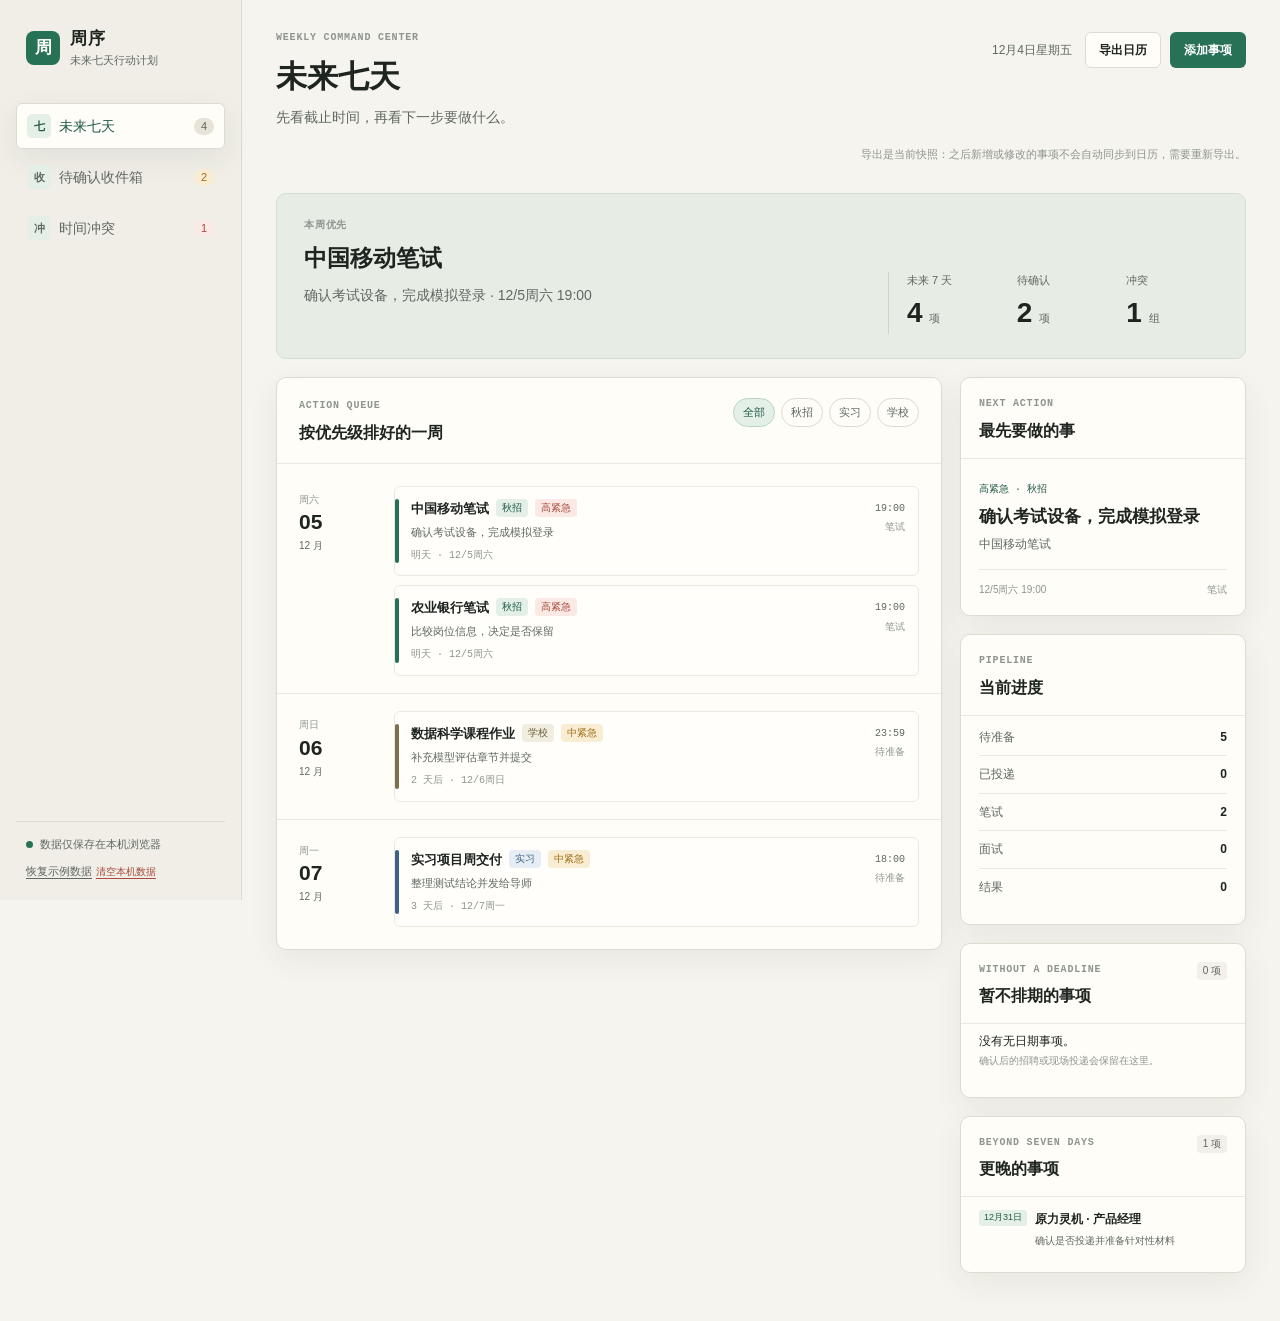
<file: deploy/index.html>
<!doctype html>
<html lang="zh-CN">
  <head>
    <meta charset="UTF-8" />
    <meta name="viewport" content="width=device-width, initial-scale=1.0" />
    <meta name="theme-color" content="#f5f3ee" />
    <title>周序 · 未来七天行动计划</title>
    <link rel="icon" href="data:," />
    <link rel="stylesheet" href="./styles.css?v=20261124-2" />
  </head>
  <body>
    <div class="app-shell">
      <aside class="sidebar" aria-label="主导航">
        <div class="brand">
          <div class="brand-mark">周</div>
          <div>
            <div class="brand-name">周序</div>
            <div class="brand-subtitle">未来七天行动计划</div>
          </div>
        </div>

        <nav class="nav-list" aria-label="功能">
          <button class="nav-item active" data-view="week" type="button">
            <span class="nav-icon" aria-hidden="true">七</span>
            <span>未来七天</span>
            <span class="nav-count" id="weekCount">0</span>
          </button>
          <button class="nav-item" data-view="inbox" type="button">
            <span class="nav-icon" aria-hidden="true">收</span>
            <span>待确认收件箱</span>
            <span class="nav-count warn" id="inboxCount">0</span>
          </button>
          <button class="nav-item" data-view="conflicts" type="button">
            <span class="nav-icon" aria-hidden="true">冲</span>
            <span>时间冲突</span>
            <span class="nav-count danger" id="conflictCount">0</span>
          </button>
        </nav>

        <div class="sidebar-footer">
          <div class="privacy-note">
            <span class="privacy-dot"></span>
            <span>数据仅保存在本机浏览器</span>
          </div>
          <button class="text-button" id="resetDemo" type="button">恢复示例数据</button>
          <button class="reset-link" id="clearLocalData" type="button">清空本机数据</button>
        </div>
      </aside>

      <main class="main-content">
        <header class="topbar">
          <div>
            <p class="eyebrow" id="viewEyebrow">WEEKLY COMMAND CENTER</p>
            <h1 id="viewTitle">未来七天</h1>
            <p class="view-subtitle" id="viewSubtitle">先看截止时间，再看下一步要做什么。</p>
          </div>
          <div class="topbar-actions">
            <div class="today-chip" id="todayChip"></div>
            <button class="button secondary" id="exportButton" type="button">导出日历</button>
            <button class="button primary" id="openCapture" type="button">添加事项</button>
          </div>
          <p class="export-note">
            导出是当前快照：之后新增或修改的事项不会自动同步到日历，需要重新导出。
          </p>
        </header>

        <section class="view active" id="weekView" aria-labelledby="viewTitle">
          <div class="summary-strip">
            <div class="summary-main">
              <p class="section-kicker">本周优先</p>
              <h2 id="priorityHeadline">先处理最紧急的事项</h2>
              <p id="prioritySummary">这里会显示未来七天最重要的行动。</p>
            </div>
            <div class="summary-metrics">
              <div class="metric">
                <span class="metric-label">未来 7 天</span>
                <strong id="metricUpcoming">0</strong>
                <span class="metric-unit">项</span>
              </div>
              <div class="metric">
                <span class="metric-label">待确认</span>
                <strong id="metricPending">0</strong>
                <span class="metric-unit">项</span>
              </div>
              <div class="metric">
                <span class="metric-label">冲突</span>
                <strong id="metricConflicts">0</strong>
                <span class="metric-unit">组</span>
              </div>
            </div>
          </div>

          <div class="workspace-grid">
            <section class="panel schedule-panel">
              <div class="panel-heading">
                <div>
                  <p class="section-kicker">ACTION QUEUE</p>
                  <h2>按优先级排好的一周</h2>
                </div>
                <div class="filter-row" id="categoryFilters" aria-label="分类筛选"></div>
              </div>
              <div class="day-list" id="dayList"></div>
            </section>

            <aside class="side-stack">
              <section class="panel focus-panel">
                <div class="panel-heading compact">
                  <div>
                    <p class="section-kicker">NEXT ACTION</p>
                    <h2>最先要做的事</h2>
                  </div>
                </div>
                <div id="nextActionCard"></div>
              </section>

              <section class="panel progress-panel">
                <div class="panel-heading compact">
                  <div>
                    <p class="section-kicker">PIPELINE</p>
                    <h2>当前进度</h2>
                  </div>
                </div>
                <div class="pipeline-summary" id="pipelineSummary"></div>
              </section>

              <section class="panel unscheduled-panel">
                <div class="panel-heading compact">
                  <div>
                    <p class="section-kicker">WITHOUT A DEADLINE</p>
                    <h2>暂不排期的事项</h2>
                  </div>
                  <span class="tag" id="unscheduledCount">0 项</span>
                </div>
                <div class="unscheduled-list" id="unscheduledList"></div>
              </section>

              <section class="panel unscheduled-panel">
                <div class="panel-heading compact">
                  <div>
                    <p class="section-kicker">BEYOND SEVEN DAYS</p>
                    <h2>更晚的事项</h2>
                  </div>
                  <span class="tag" id="laterCount">0 项</span>
                </div>
                <div class="unscheduled-list" id="laterList"></div>
              </section>
            </aside>
          </div>
        </section>

        <section class="view" id="inboxView" aria-labelledby="viewTitle">
          <div class="inbox-layout">
            <section class="panel inbox-panel">
              <div class="panel-heading">
                <div>
                  <p class="section-kicker">REVIEW QUEUE</p>
                  <h2>待你确认的事项</h2>
                </div>
                <div class="legend-row">
                  <span class="status-dot draft"></span><span>未确认</span>
                  <span class="status-dot confirmed"></span><span>已确认</span>
                </div>
              </div>
              <div id="inboxList" class="inbox-list"></div>
            </section>

            <aside class="panel review-panel">
              <div class="panel-heading compact">
                <div>
                  <p class="section-kicker">CARE FUL REVIEW</p>
                  <h2>确认事实，再进日历</h2>
                </div>
              </div>
              <div id="reviewEmpty" class="empty-state compact">
                <div class="empty-mark">审</div>
                <h3>选择一条待确认信息</h3>
                <p>日期、任务和状态都会先展示原文依据，再由你确认。</p>
              </div>
              <form id="reviewForm" class="review-form hidden">
                <div class="source-block">
                  <span class="source-label">原文依据</span>
                  <div id="reviewImageWrap" class="review-image-wrap hidden">
                    <img id="reviewImage" alt="事项原始截图" />
                  </div>
                  <p id="reviewSourceText"></p>
                  <a id="reviewSourceLink" class="source-link hidden" target="_blank" rel="noreferrer">打开来源</a>
                </div>
                <div id="reviewInference" class="inference-block hidden">
                  <span class="source-label">日期推算依据</span>
                  <p id="reviewInferenceText"></p>
                  <span class="inference-hint">这是按原文推算的结果，请确认是否正确。</span>
                </div>
                <label class="field">
                  <span>事项名称</span>
                  <input id="reviewTitle" type="text" required />
                </label>
                <div class="field-grid">
                  <label class="field">
                    <span>分类</span>
                    <select id="reviewCategory">
                      <option value="recruiting">秋招</option>
                      <option value="internship">实习</option>
                      <option value="school">学校</option>
                    </select>
                  </label>
                  <label class="field">
                    <span>日期状态</span>
                    <select id="reviewDateState">
                      <option value="explicit">明确日期</option>
                      <option value="missing">未找到日期</option>
                      <option value="published">只有发布日期</option>
                      <option value="no_schedule">无需排期</option>
                    </select>
                  </label>
                </div>
                <div class="field-grid">
                  <label class="field">
                    <span>截止日期</span>
                    <input id="reviewDeadline" type="date" />
                  </label>
                  <label class="field">
                    <span>截止时间</span>
                    <input id="reviewTime" type="time" />
                  </label>
                </div>
                <label class="field">
                  <span>具体下一步</span>
                  <input id="reviewAction" type="text" placeholder="例如：完成网申并提交材料" required />
                </label>
                <div class="field-grid">
                  <label class="field">
                    <span>紧急程度</span>
                    <select id="reviewUrgency">
                      <option value="high">高</option>
                      <option value="medium">中</option>
                      <option value="low">低</option>
                    </select>
                  </label>
                  <label class="field">
                    <span>进度</span>
                    <select id="reviewStatus">
                      <option value="todo">待准备</option>
                      <option value="submitted">已投递</option>
                      <option value="exam">笔试</option>
                      <option value="interview">面试</option>
                      <option value="result">结果</option>
                      <option value="done">已完成</option>
                    </select>
                  </label>
                </div>
                <label class="field">
                  <span>岗位上下文（冲突比较时使用）</span>
                  <textarea id="reviewContext" rows="2" placeholder="岗位职责、地点、考试形式或你自己的选择理由"></textarea>
                </label>
                <div class="review-actions">
                  <button class="button ghost" id="saveDraft" type="button">暂存草稿</button>
                  <button class="button primary" type="submit">确认并加入计划</button>
                </div>
              </form>
            </aside>
          </div>
        </section>

        <section class="view" id="conflictsView" aria-labelledby="viewTitle">
          <div id="conflictContent"></div>
        </section>
      </main>
    </div>

    <dialog id="captureDialog" class="capture-dialog">
      <form method="dialog" class="dialog-shell" id="captureForm">
        <div class="dialog-header">
          <div>
            <p class="section-kicker">CAPTURE</p>
            <h2>添加一条截止信息</h2>
            <p>先记录来源，再确认事实。系统不会凭空补日期。</p>
          </div>
          <button class="icon-button" value="cancel" aria-label="关闭" type="submit">×</button>
        </div>

        <div class="capture-tabs" role="tablist" aria-label="添加方式">
          <button class="capture-tab active" type="button" data-capture-mode="image">图片</button>
          <button class="capture-tab" type="button" data-capture-mode="text">粘贴文本</button>
          <button class="capture-tab" type="button" data-capture-mode="manual">手动录入</button>
          <button class="capture-tab" type="button" data-capture-mode="sample">示例</button>
        </div>

        <section class="capture-mode active" data-mode-panel="image">
          <label class="dropzone" id="dropzone">
            <input id="imageInput" type="file" accept="image/*" hidden />
            <span class="drop-mark">+</span>
            <strong>选择一张招聘或通知截图</strong>
            <span>图片只留在本机；首版会先进入“待人工确认”</span>
          </label>
          <div id="imagePreview" class="image-preview hidden"></div>
        </section>

        <section class="capture-mode" data-mode-panel="text">
          <label class="field">
            <span>粘贴招聘原文或通知文字</span>
            <textarea id="rawTextInput" rows="7" placeholder="例如：投递时间 2026年8月17日-2026年12月31日"></textarea>
          </label>
          <p class="field-help">首版不会自动猜测。请保留原文，下一步再手动确认日期。</p>
        </section>

        <section class="capture-mode" data-mode-panel="manual">
          <div class="manual-form">
            <label class="field"><span>事项名称</span><input id="manualTitle" type="text" placeholder="例如：中国移动笔试" /></label>
            <div class="field-grid">
              <label class="field"><span>分类</span><select id="manualCategory"><option value="recruiting">秋招</option><option value="internship">实习</option><option value="school">学校</option></select></label>
              <label class="field"><span>日期状态</span><select id="manualDateState"><option value="explicit">明确日期</option><option value="missing">未找到日期</option><option value="published">只有发布日期</option><option value="no_schedule">无需排期</option></select></label>
            </div>
            <div class="field-grid">
              <label class="field"><span>截止日期</span><input id="manualDeadline" type="date" /></label>
              <label class="field"><span>截止时间</span><input id="manualTime" type="time" /></label>
            </div>
            <label class="field"><span>具体下一步</span><input id="manualAction" type="text" placeholder="例如：确认考试设备并完成模拟测试" /></label>
          </div>
        </section>

        <section class="capture-mode" data-mode-panel="sample">
          <div class="sample-list">
            <button class="sample-option" type="button" data-sample="explicit">
              <img src="./assets/samples/s01-nowcoder.jpg" alt="原力灵机职位详情页截图" />
              <span class="sample-copy">
                <span class="sample-status explicit">明确日期</span>
                <strong>原力灵机 · 产品经理</strong>
                <span>投递时间：2026-08-17 至 2026-12-31</span>
              </span>
            </button>
            <button class="sample-option" type="button" data-sample="published">
              <img src="./assets/samples/s02-huolala.jpg" alt="货拉拉职位详情页截图" />
              <span class="sample-copy">
                <span class="sample-status published">只有发布日期</span>
                <strong>货拉拉 · 产品实习生</strong>
                <span>发布于 2026-09-11，未说明截止时间</span>
              </span>
            </button>
            <button class="sample-option" type="button" data-sample="missing">
              <img src="./assets/samples/s03-ecoflow.jpg" alt="EcoFlow 职位详情页截图" />
              <span class="sample-copy">
                <span class="sample-status missing">未找到日期</span>
                <strong>EcoFlow · 软件产品经理</strong>
                <span>页面可见区域没有截止时间</span>
              </span>
            </button>
            <button class="sample-option" type="button" data-sample="graduationYear">
              <img src="./assets/samples/s06-ncss.jpg" alt="浩鲸云计算职位详情页截图" />
              <span class="sample-copy">
                <span class="sample-status explicit">明确日期</span>
                <strong>浩鲸云计算 · 产品经理</strong>
                <span>毕业时间 2027 年，招聘截止日期 2026.12.31</span>
              </span>
            </button>
            <button class="sample-option" type="button" data-sample="noSchedule">
              <span class="sample-placeholder">现</span>
              <span class="sample-copy">
                <span class="sample-status no-schedule">无需排期</span>
                <strong>双选会现场投递</strong>
                <span>已现场递交简历，没有截止时间，只需保留进度</span>
              </span>
            </button>
            <button class="sample-option" type="button" data-sample="conflict">
              <span class="sample-placeholder conflict">冲</span>
              <span class="sample-copy">
                <span class="sample-status conflict">时间冲突</span>
                <strong>中国移动 vs 农业银行</strong>
                <span>两个笔试安排在同一时间，需要比较岗位上下文</span>
              </span>
            </button>
          </div>
        </section>

        <div class="dialog-footer">
          <span class="dialog-footnote">示例使用公开招聘页；个人截图只保存在本机浏览器。</span>
          <button class="button primary" id="saveCapture" type="button">保存到待确认收件箱</button>
        </div>
      </form>
    </dialog>

    <dialog id="clearDataDialog" class="confirm-dialog">
      <form method="dialog" class="confirm-shell">
        <p class="section-kicker">RESET LOCAL DATA</p>
        <h2>清空本机事项？</h2>
        <p>这只会删除当前浏览器保存的事项，不会删除示例图片。清空后会保持空计划，方便下一次试用。</p>
        <div class="confirm-actions">
          <button class="button secondary" value="cancel" type="submit">取消</button>
          <button class="button primary" value="confirm" type="submit">清空事项</button>
        </div>
      </form>
    </dialog>

    <div class="toast" id="toast" role="status" aria-live="polite"></div>

    <script src="./parser.js?v=20261124-2"></script>
    <script src="./app.js?v=20261124-2"></script>
  </body>
</html>
</file>
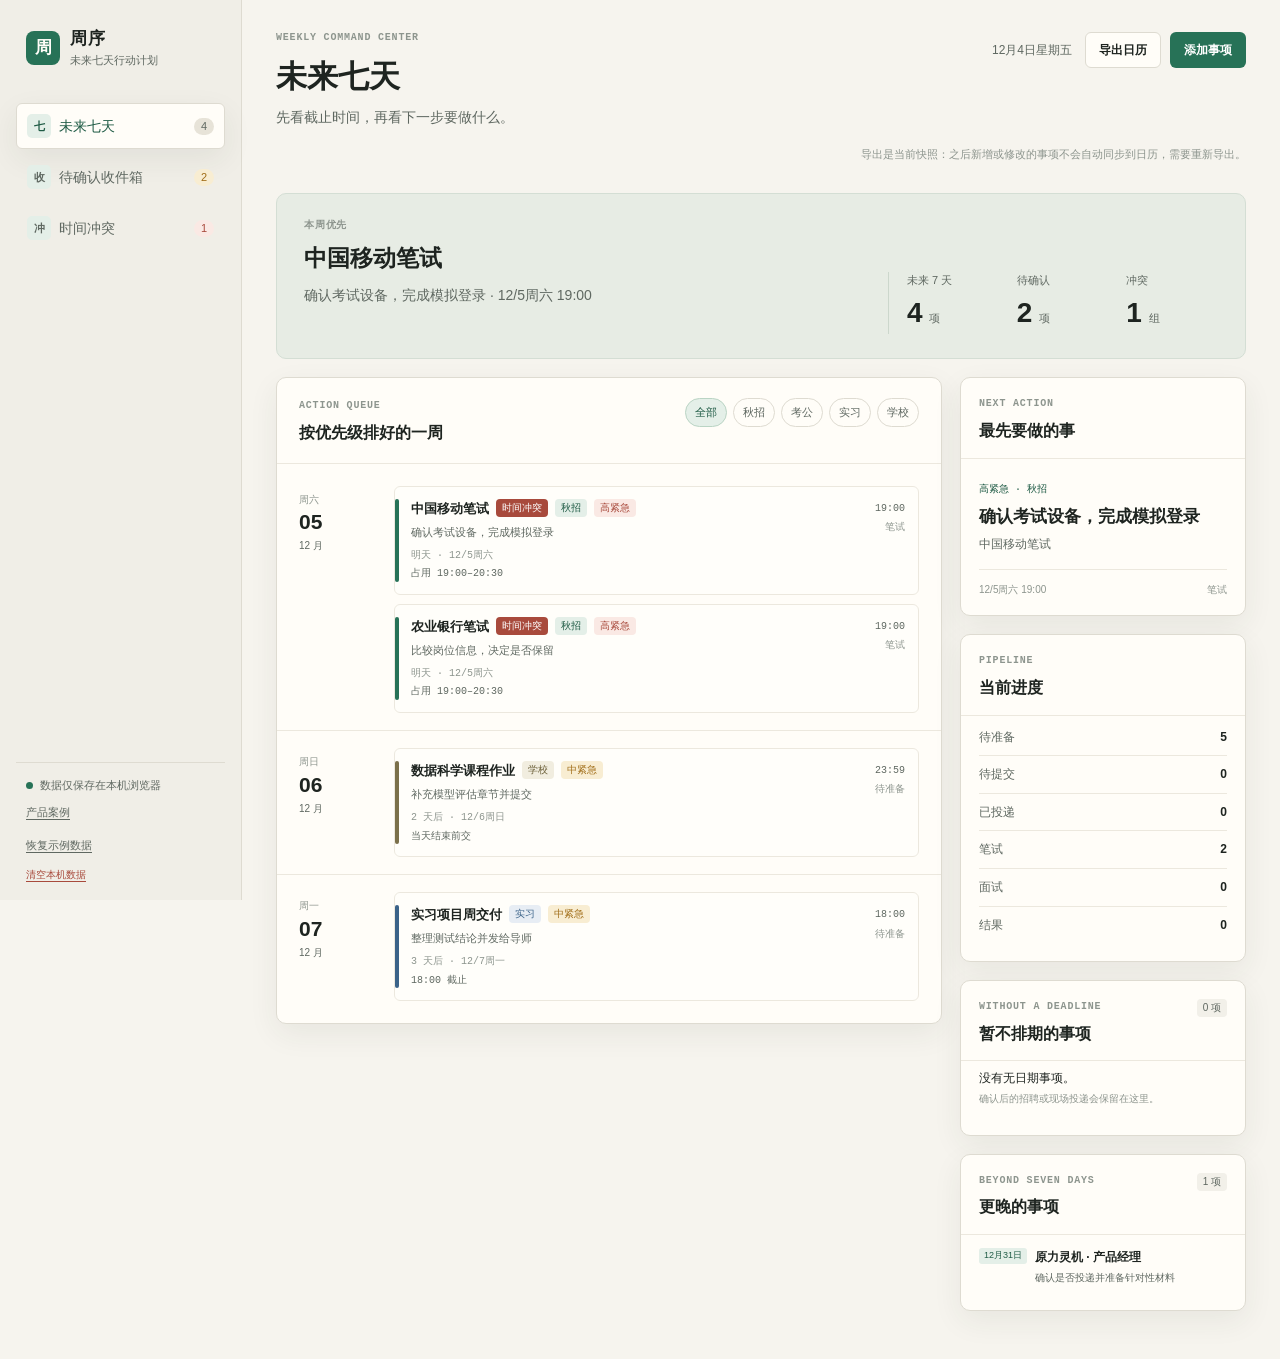
<file: docs/index.html>
<!doctype html>
<html lang="zh-CN">
  <head>
    <meta charset="UTF-8" />
    <meta name="viewport" content="width=device-width, initial-scale=1.0" />
    <meta name="theme-color" content="#f5f3ee" />
    <title>周序 · 未来七天行动计划</title>
    <link rel="icon" href="data:," />
    <link rel="stylesheet" href="./styles.css?v=20261125-10" />
  </head>
  <body>
    <div class="app-shell">
      <aside class="sidebar" aria-label="主导航">
        <div class="brand">
          <div class="brand-mark">周</div>
          <div>
            <div class="brand-name">周序</div>
            <div class="brand-subtitle">未来七天行动计划</div>
          </div>
        </div>

        <nav class="nav-list" aria-label="功能">
          <button class="nav-item active" data-view="week" type="button">
            <span class="nav-icon" aria-hidden="true">七</span>
            <span>未来七天</span>
            <span class="nav-count" id="weekCount">0</span>
          </button>
          <button class="nav-item" data-view="inbox" type="button">
            <span class="nav-icon" aria-hidden="true">收</span>
            <span>待确认收件箱</span>
            <span class="nav-count warn" id="inboxCount">0</span>
          </button>
          <button class="nav-item" data-view="conflicts" type="button">
            <span class="nav-icon" aria-hidden="true">冲</span>
            <span>时间冲突</span>
            <span class="nav-count danger" id="conflictCount">0</span>
          </button>
        </nav>

        <div class="sidebar-footer">
          <div class="privacy-note">
            <span class="privacy-dot"></span>
            <span>数据仅保存在本机浏览器</span>
          </div>
          <div class="sidebar-actions">
            <a class="text-button" href="./case/">产品案例</a>
            <button class="text-button" id="resetDemo" type="button">恢复示例数据</button>
            <button class="reset-link" id="clearLocalData" type="button">
              <span class="label-full">清空本机数据</span>
              <span class="label-short">清空数据</span>
            </button>
          </div>
        </div>
      </aside>

      <main class="main-content">
        <header class="topbar">
          <div>
            <p class="eyebrow" id="viewEyebrow">WEEKLY COMMAND CENTER</p>
            <h1 id="viewTitle">未来七天</h1>
            <p class="view-subtitle" id="viewSubtitle">先看截止时间，再看下一步要做什么。</p>
          </div>
          <div class="topbar-actions">
            <div class="today-chip" id="todayChip"></div>
            <button class="button secondary" id="exportButton" type="button">导出日历</button>
            <button class="button primary" id="openCapture" type="button">添加事项</button>
          </div>
          <p class="export-note">
            导出是当前快照：之后新增或修改的事项不会自动同步到日历，需要重新导出。
          </p>
          <div class="export-guide" id="exportGuide" hidden>
            <div class="export-guide-head">
              <strong id="exportGuideTitle">文件已导出</strong>
              <span class="export-guide-actions">
                <button class="link-button" id="shareCalendarButton" type="button">分享给我自己</button>
                <button class="link-button" id="exportGuideClose" type="button">知道了</button>
              </span>
            </div>
            <ol id="exportGuideSteps"></ol>
          </div>
        </header>

        <section class="view active" id="weekView" aria-labelledby="viewTitle">
          <div class="summary-strip">
            <div class="summary-main">
              <p class="section-kicker">本周优先</p>
              <h2 id="priorityHeadline">先处理最紧急的事项</h2>
              <p id="prioritySummary">这里会显示未来七天最重要的行动。</p>
            </div>
            <div class="summary-metrics">
              <div class="metric">
                <span class="metric-label">未来 7 天</span>
                <strong id="metricUpcoming">0</strong>
                <span class="metric-unit">项</span>
              </div>
              <div class="metric">
                <span class="metric-label">待确认</span>
                <strong id="metricPending">0</strong>
                <span class="metric-unit">项</span>
              </div>
              <div class="metric">
                <span class="metric-label">冲突</span>
                <strong id="metricConflicts">0</strong>
                <span class="metric-unit">组</span>
              </div>
            </div>
          </div>

          <div class="workspace-grid">
            <section class="panel schedule-panel">
              <div class="panel-heading">
                <div>
                  <p class="section-kicker">ACTION QUEUE</p>
                  <h2>按优先级排好的一周</h2>
                </div>
                <div class="filter-row" id="categoryFilters" aria-label="分类筛选"></div>
              </div>
              <div class="day-list" id="dayList"></div>
            </section>

            <aside class="side-stack">
              <section class="panel focus-panel">
                <div class="panel-heading compact">
                  <div>
                    <p class="section-kicker">NEXT ACTION</p>
                    <h2>最先要做的事</h2>
                  </div>
                </div>
                <div id="nextActionCard"></div>
              </section>

              <section class="panel progress-panel">
                <div class="panel-heading compact">
                  <div>
                    <p class="section-kicker">PIPELINE</p>
                    <h2>当前进度</h2>
                  </div>
                </div>
                <div class="pipeline-summary" id="pipelineSummary"></div>
              </section>

              <section class="panel unscheduled-panel">
                <div class="panel-heading compact">
                  <div>
                    <p class="section-kicker">WITHOUT A DEADLINE</p>
                    <h2>暂不排期的事项</h2>
                  </div>
                  <span class="tag" id="unscheduledCount">0 项</span>
                </div>
                <div class="unscheduled-list" id="unscheduledList"></div>
              </section>

              <section class="panel unscheduled-panel">
                <div class="panel-heading compact">
                  <div>
                    <p class="section-kicker">BEYOND SEVEN DAYS</p>
                    <h2>更晚的事项</h2>
                  </div>
                  <span class="tag" id="laterCount">0 项</span>
                </div>
                <div class="unscheduled-list" id="laterList"></div>
              </section>
            </aside>
          </div>
        </section>

        <section class="view" id="inboxView" aria-labelledby="viewTitle">
          <div class="inbox-layout">
            <section class="panel inbox-panel">
              <div class="panel-heading">
                <div>
                  <p class="section-kicker">REVIEW QUEUE</p>
                  <h2>待你确认的事项</h2>
                </div>
                <div class="legend-row">
                  <span class="status-dot draft"></span><span>未确认</span>
                  <span class="status-dot confirmed"></span><span>已确认</span>
                </div>
              </div>
              <div id="inboxList" class="inbox-list"></div>
            </section>

            <aside class="panel review-panel">
              <div class="panel-heading compact">
                <div>
                  <p class="section-kicker">CARE FUL REVIEW</p>
                  <h2>确认事实，再进日历</h2>
                </div>
              </div>
              <div id="reviewEmpty" class="empty-state compact">
                <div class="empty-mark">审</div>
                <h3>选择一条待确认信息</h3>
                <p>日期、任务和状态都会先展示原文依据，再由你确认。</p>
              </div>
              <form id="reviewForm" class="review-form hidden">
                <label class="field">
                  <span>名称</span>
                  <input id="reviewTitle" type="text" required placeholder="例如：交课程汇报" />
                </label>
                <div class="field-grid">
                  <label class="field">
                    <span>分类</span>
                    <select id="reviewCategory">
                      <option value="recruiting">秋招</option>
                      <option value="civil">考公</option>
                      <option value="internship">实习</option>
                      <option value="school">学校</option>
                    </select>
                  </label>
                  <label class="field">
                    <span>日期情况</span>
                    <select id="reviewDateState">
                      <option value="explicit">明确日期</option>
                      <option value="missing">未找到日期</option>
                      <option value="published">只有发布日期</option>
                      <option value="no_schedule">无需排期</option>
                    </select>
                  </label>
                </div>
                <div class="field-grid">
                  <label class="field">
                    <span id="reviewDeadlineLabel">截止日期</span>
                    <input id="reviewDeadline" type="date" />
                  </label>
                  <label class="field">
                    <span id="reviewTimeLabel">截止时间</span>
                    <input id="reviewTime" type="time" />
                  </label>
                </div>
                <div class="field-grid">
                  <label class="field" id="reviewDurationField">
                    <span id="reviewDurationLabel">这件事会占多久</span>
                    <select id="reviewDuration">
                      <option value="">按类型自动</option>
                      <option value="15">15 分钟</option>
                      <option value="30">30 分钟</option>
                      <option value="45">45 分钟</option>
                      <option value="60">60 分钟</option>
                      <option value="90">90 分钟</option>
                      <option value="120">120 分钟</option>
                      <option value="180">180 分钟</option>
                      <option value="240">240 分钟</option>
                    </select>
                  </label>
                  <label class="field" id="reviewEndTimeField">
                    <span id="reviewEndTimeLabel">结束时间</span>
                    <input id="reviewEndTime" type="time" />
                    <span class="field-help">公告写了结束时间就填，填了就不估算。</span>
                  </label>
                </div>
                <div class="field">
                  <span id="reviewOccupancyLabel">冲突怎么算</span>
                  <p class="field-help" id="reviewOccupancy"></p>
                </div>
                <p id="reviewTimeHint" class="field-help time-hint"></p>
                <label class="field">
                  <span>要做什么</span>
                  <input id="reviewAction" type="text" placeholder="例如：完成网申并提交材料" required />
                </label>
                <label class="field">
                  <span>紧急程度</span>
                  <select id="reviewUrgency">
                    <option value="high">高</option>
                    <option value="medium">中</option>
                    <option value="low">低</option>
                  </select>
                  <span class="field-help">同一天里，高紧急的排在前面。</span>
                </label>
                <details class="review-extra">
                  <summary>补充信息（可选）</summary>
                  <div class="source-block">
                    <span class="source-label">原文依据</span>
                    <div id="reviewImageWrap" class="review-image-wrap hidden">
                      <img id="reviewImage" alt="事项原始截图" />
                    </div>
                    <p id="reviewSourceText"></p>
                    <a id="reviewSourceLink" class="source-link hidden" target="_blank" rel="noreferrer">打开来源</a>
                  </div>
                  <div id="reviewInference" class="inference-block hidden">
                    <span class="source-label">日期推算依据</span>
                    <p id="reviewInferenceText"></p>
                    <span class="inference-hint">这是按原文推算的结果，请确认是否正确。</span>
                  </div>
                  <p id="reviewPrefillNote" class="prefill-note hidden"></p>
                  <label class="field">
                    <span>进度</span>
                    <select id="reviewStatus">
                      <option value="todo">待准备</option>
                      <option value="coursework">待提交</option>
                      <option value="submitted">已投递</option>
                      <option value="exam">笔试</option>
                      <option value="interview">面试</option>
                      <option value="meeting">会议</option>
                      <option value="result">结果</option>
                      <option value="done">已完成</option>
                    </select>
                  </label>
                  <label class="field">
                    <span id="reviewContextLabel">补充说明（可选）</span>
                    <textarea id="reviewContext" rows="2" placeholder="例如：线上笔试，需要提前 30 分钟到场"></textarea>
                  </label>
                </details>
                <div class="review-actions">
                  <button class="button ghost" id="saveDraft" type="button">暂存草稿</button>
                  <button class="button danger-text" id="deleteTask" type="button">删除这条事项</button>
                  <button class="button primary" type="submit">确认并加入计划</button>
                </div>
              </form>
            </aside>
          </div>
        </section>

        <section class="view" id="conflictsView" aria-labelledby="viewTitle">
          <div id="conflictContent"></div>
        </section>
      </main>
    </div>

    <dialog id="captureDialog" class="capture-dialog">
      <form method="dialog" class="dialog-shell" id="captureForm">
        <div class="dialog-toast" id="captureToast" role="status" aria-live="polite"></div>
        <div class="dialog-header">
          <div>
            <p class="section-kicker">CAPTURE</p>
            <h2>添加一条截止信息</h2>
            <p>先记录来源，再确认事实。系统不会凭空补日期。</p>
          </div>
          <button class="icon-button" value="cancel" aria-label="关闭" type="submit">×</button>
        </div>

        <div class="capture-tabs" role="tablist" aria-label="添加方式">
          <button class="capture-tab active" type="button" data-capture-mode="image">图片</button>
          <button class="capture-tab" type="button" data-capture-mode="text">粘贴文本</button>
          <button class="capture-tab" type="button" data-capture-mode="manual">手动录入</button>
          <button class="capture-tab" type="button" data-capture-mode="sample">示例</button>
        </div>

        <section class="capture-mode active" data-mode-panel="image">
          <label class="dropzone" for="imageInput">
            <input id="imageInput" class="visually-hidden-file" type="file" accept="image/*" />
            <span class="drop-mark">+</span>
            <strong>选择一张招聘或通知截图</strong>
            <span>图片只留在本机，本版本不会自动识别图片文字</span>
          </label>
          <div id="imagePreview" class="image-preview hidden"></div>
          <p class="field-help">
            更快的做法：截图后长按复制文字，切到「粘贴文本」贴进来，日期和状态会自动认出来。
          </p>
        </section>

        <section class="capture-mode" data-mode-panel="text">
          <label class="field">
            <span>粘贴招聘原文或通知文字</span>
            <textarea id="rawTextInput" rows="7" placeholder="例如：投递时间 2026年8月17日-2026年12月31日"></textarea>
          </label>
          <p class="field-help">首版不会自动猜测。请保留原文，下一步再手动确认日期。</p>
        </section>

        <section class="capture-mode" data-mode-panel="manual">
          <div class="manual-form">
            <label class="field" id="manualTitleField"><span>名称</span><input id="manualTitle" type="text" placeholder="例如：中国移动笔试" /></label>
            <div class="field-grid">
              <label class="field"><span>分类</span><select id="manualCategory"><option value="recruiting">秋招</option><option value="civil">考公</option><option value="internship">实习</option><option value="school">学校</option></select></label>
              <label class="field"><span>日期情况</span><select id="manualDateState"><option value="explicit">明确日期</option><option value="missing">未找到日期</option><option value="published">只有发布日期</option><option value="no_schedule">无需排期</option></select></label>
            </div>
            <div class="field-grid">
              <label class="field" id="manualDeadlineField"><span id="manualDeadlineLabel">截止日期</span><input id="manualDeadline" type="date" /></label>
              <label class="field"><span id="manualTimeLabel">截止时间</span><input id="manualTime" type="time" /></label>
            </div>
            <div class="field-grid">
              <label class="field" id="manualDurationField"><span id="manualDurationLabel">这件事会占多久</span>
                <select id="manualDuration">
                  <option value="">按类型自动</option>
                  <option value="15">15 分钟</option>
                  <option value="30">30 分钟</option>
                  <option value="45">45 分钟</option>
                  <option value="60">60 分钟</option>
                  <option value="90">90 分钟</option>
                  <option value="120">120 分钟</option>
                  <option value="180">180 分钟</option>
                  <option value="240">240 分钟</option>
                </select>
              </label>
              <label class="field" id="manualEndTimeField"><span id="manualEndTimeLabel">结束时间</span>
                <input id="manualEndTime" type="time" />
              </label>
            </div>
            <div class="field"><span id="manualOccupancyLabel">冲突怎么算</span><p class="field-help" id="manualOccupancy"></p></div>
            <label class="field" id="manualActionField"><span>要做什么</span><input id="manualAction" type="text" placeholder="例如：确认考试设备并完成模拟测试" /></label>
            <div class="field-grid">
              <label class="field"><span>进度</span><select id="manualStatus"><option value="todo">待准备</option><option value="coursework">待提交</option><option value="submitted">已投递</option><option value="exam">笔试</option><option value="interview">面试</option><option value="meeting">会议</option><option value="result">结果</option><option value="done">已完成</option></select></label>
              <label class="field"><span>紧急程度</span><select id="manualUrgency"><option value="high">高</option><option value="medium" selected>中</option><option value="low">低</option></select></label>
            </div>
            <p id="manualHint" class="field-help"></p>
          </div>
        </section>

        <section class="capture-mode" data-mode-panel="sample">
          <div class="sample-list">
            <button class="sample-option" type="button" data-sample="explicit">
              <img src="./assets/samples/s01-nowcoder.jpg" alt="原力灵机职位详情页截图" />
              <span class="sample-copy">
                <span class="sample-status explicit">明确日期</span>
                <strong>原力灵机 · 产品经理</strong>
                <span>投递时间：2026-08-17 至 2026-12-31</span>
              </span>
            </button>
            <button class="sample-option" type="button" data-sample="published">
              <img src="./assets/samples/s02-huolala.jpg" alt="货拉拉职位详情页截图" />
              <span class="sample-copy">
                <span class="sample-status published">只有发布日期</span>
                <strong>货拉拉 · 产品实习生</strong>
                <span>发布于 2026-09-11，未说明截止时间</span>
              </span>
            </button>
            <button class="sample-option" type="button" data-sample="missing">
              <img src="./assets/samples/s03-ecoflow.jpg" alt="EcoFlow 职位详情页截图" />
              <span class="sample-copy">
                <span class="sample-status missing">未找到日期</span>
                <strong>EcoFlow · 软件产品经理</strong>
                <span>页面可见区域没有截止时间</span>
              </span>
            </button>
            <button class="sample-option" type="button" data-sample="graduationYear">
              <img src="./assets/samples/s06-ncss.jpg" alt="浩鲸云计算职位详情页截图" />
              <span class="sample-copy">
                <span class="sample-status explicit">明确日期</span>
                <strong>浩鲸云计算 · 产品经理</strong>
                <span>毕业时间 2027 年，招聘截止日期 2026.12.31</span>
              </span>
            </button>
            <button class="sample-option" type="button" data-sample="noSchedule">
              <span class="sample-placeholder">现</span>
              <span class="sample-copy">
                <span class="sample-status no-schedule">无需排期</span>
                <strong>双选会现场投递</strong>
                <span>已现场递交简历，没有截止时间，只需保留进度</span>
              </span>
            </button>
            <button class="sample-option" type="button" data-sample="conflict">
              <span class="sample-placeholder conflict">冲</span>
              <span class="sample-copy">
                <span class="sample-status conflict">时间冲突</span>
                <strong>中国移动 vs 农业银行</strong>
                <span>两个笔试安排在同一时间，需要比较岗位上下文</span>
              </span>
            </button>
          </div>
        </section>

        <div class="dialog-footer">
          <span class="dialog-footnote">示例使用公开招聘页；个人截图只保存在本机浏览器。</span>
          <button class="button primary" id="saveCapture" type="button">保存到待确认收件箱</button>
        </div>
      </form>
    </dialog>

    <dialog id="clearDataDialog" class="confirm-dialog">
      <form method="dialog" class="confirm-shell">
        <p class="section-kicker">RESET LOCAL DATA</p>
        <h2>清空本机事项？</h2>
        <p>这只会删除当前浏览器保存的事项，不会删除示例图片。清空后会保持空计划，方便下一次试用。</p>
        <div class="confirm-actions">
          <button class="button secondary" value="cancel" type="submit">取消</button>
          <button class="button primary" value="confirm" type="submit">清空事项</button>
        </div>
      </form>
    </dialog>

    <div class="toast" id="toast" role="status" aria-live="polite"></div>

    <script src="./parser.js?v=20261125-10"></script>
    <script src="./app.js?v=20261125-10"></script>
  </body>
</html>
</file>
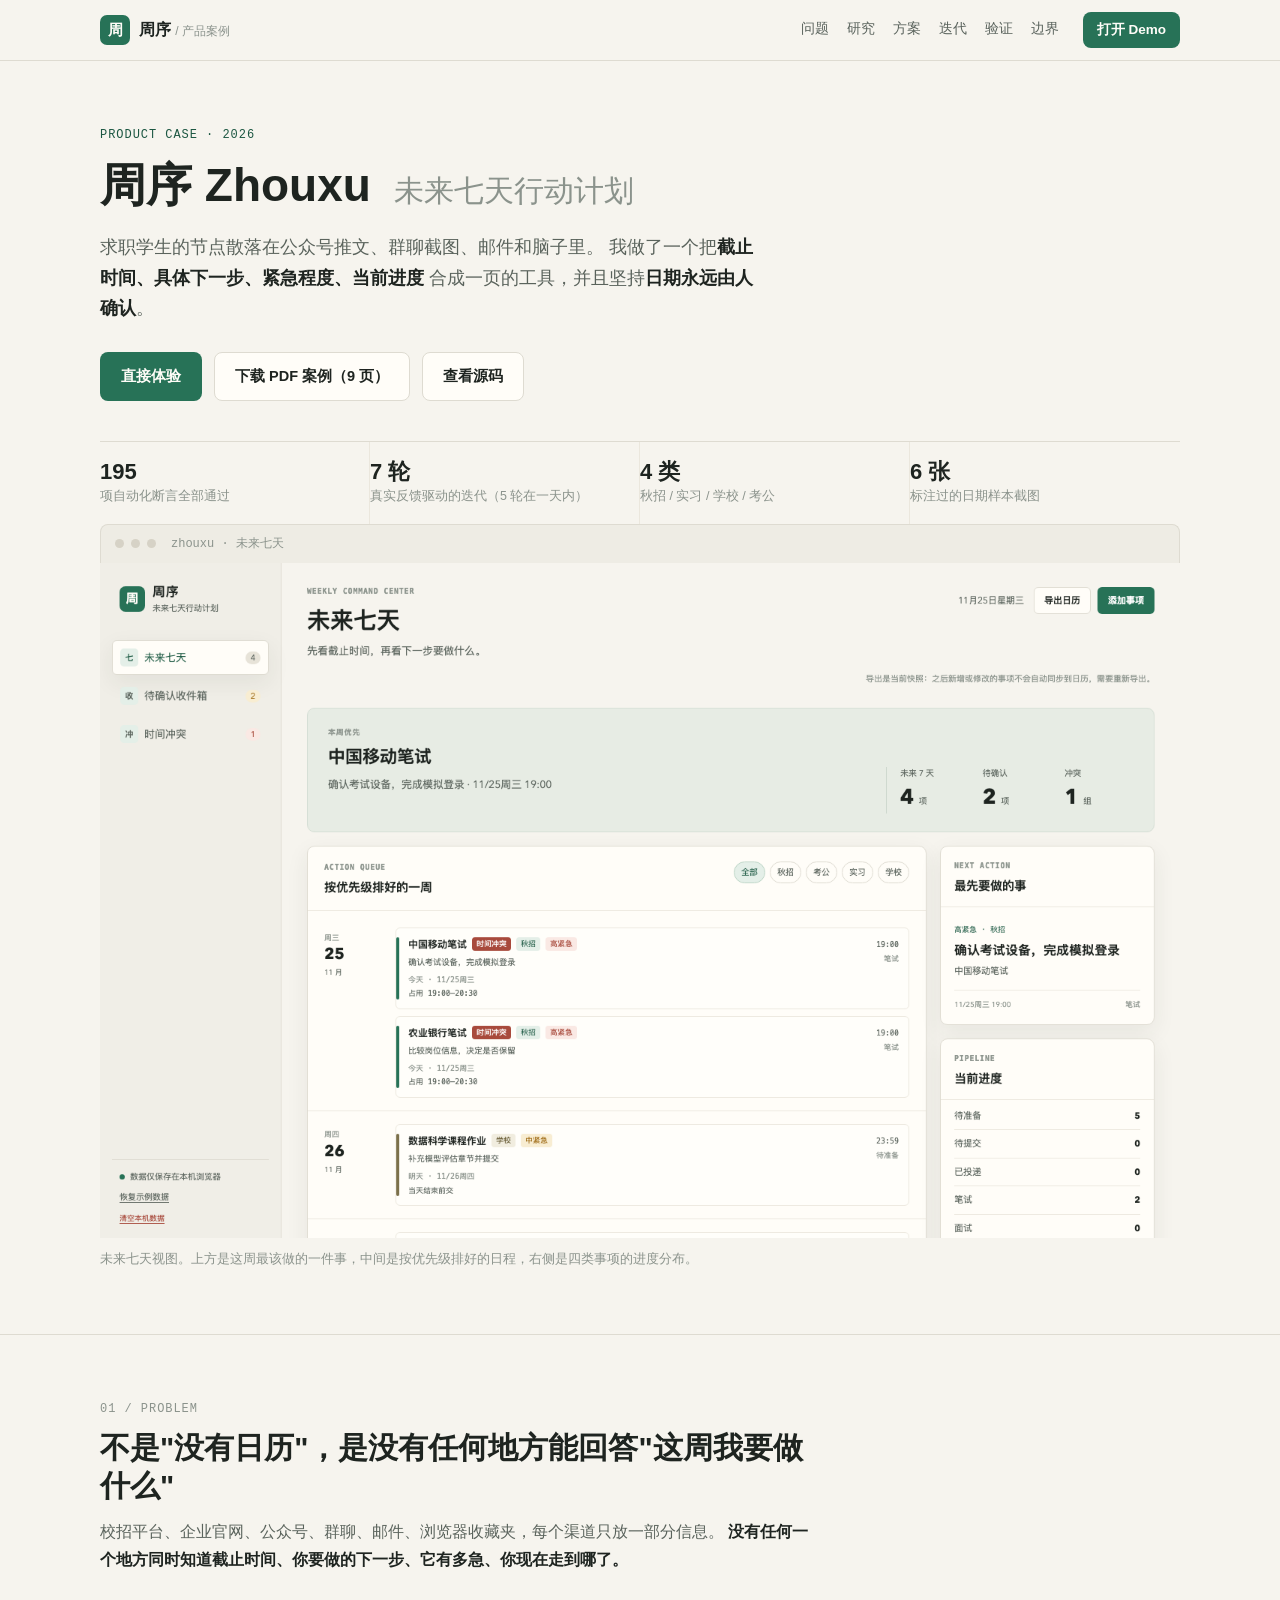
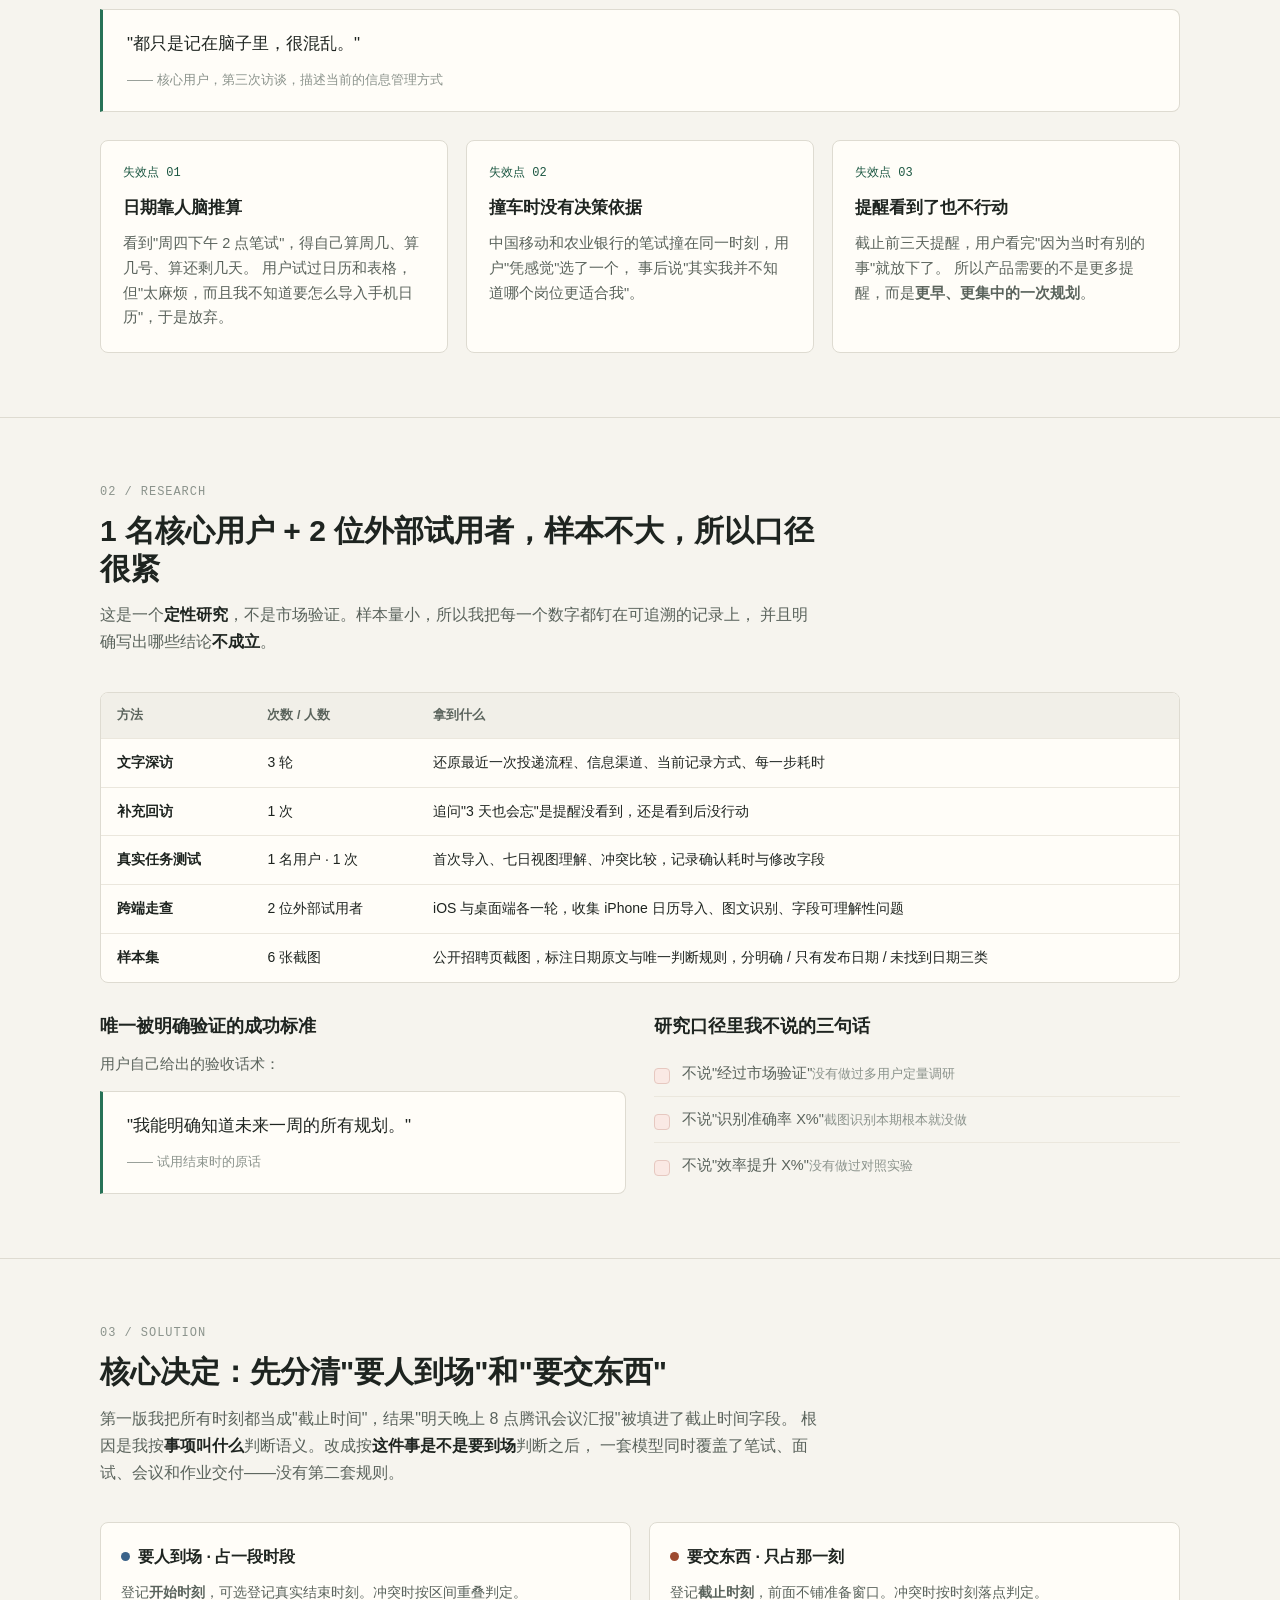
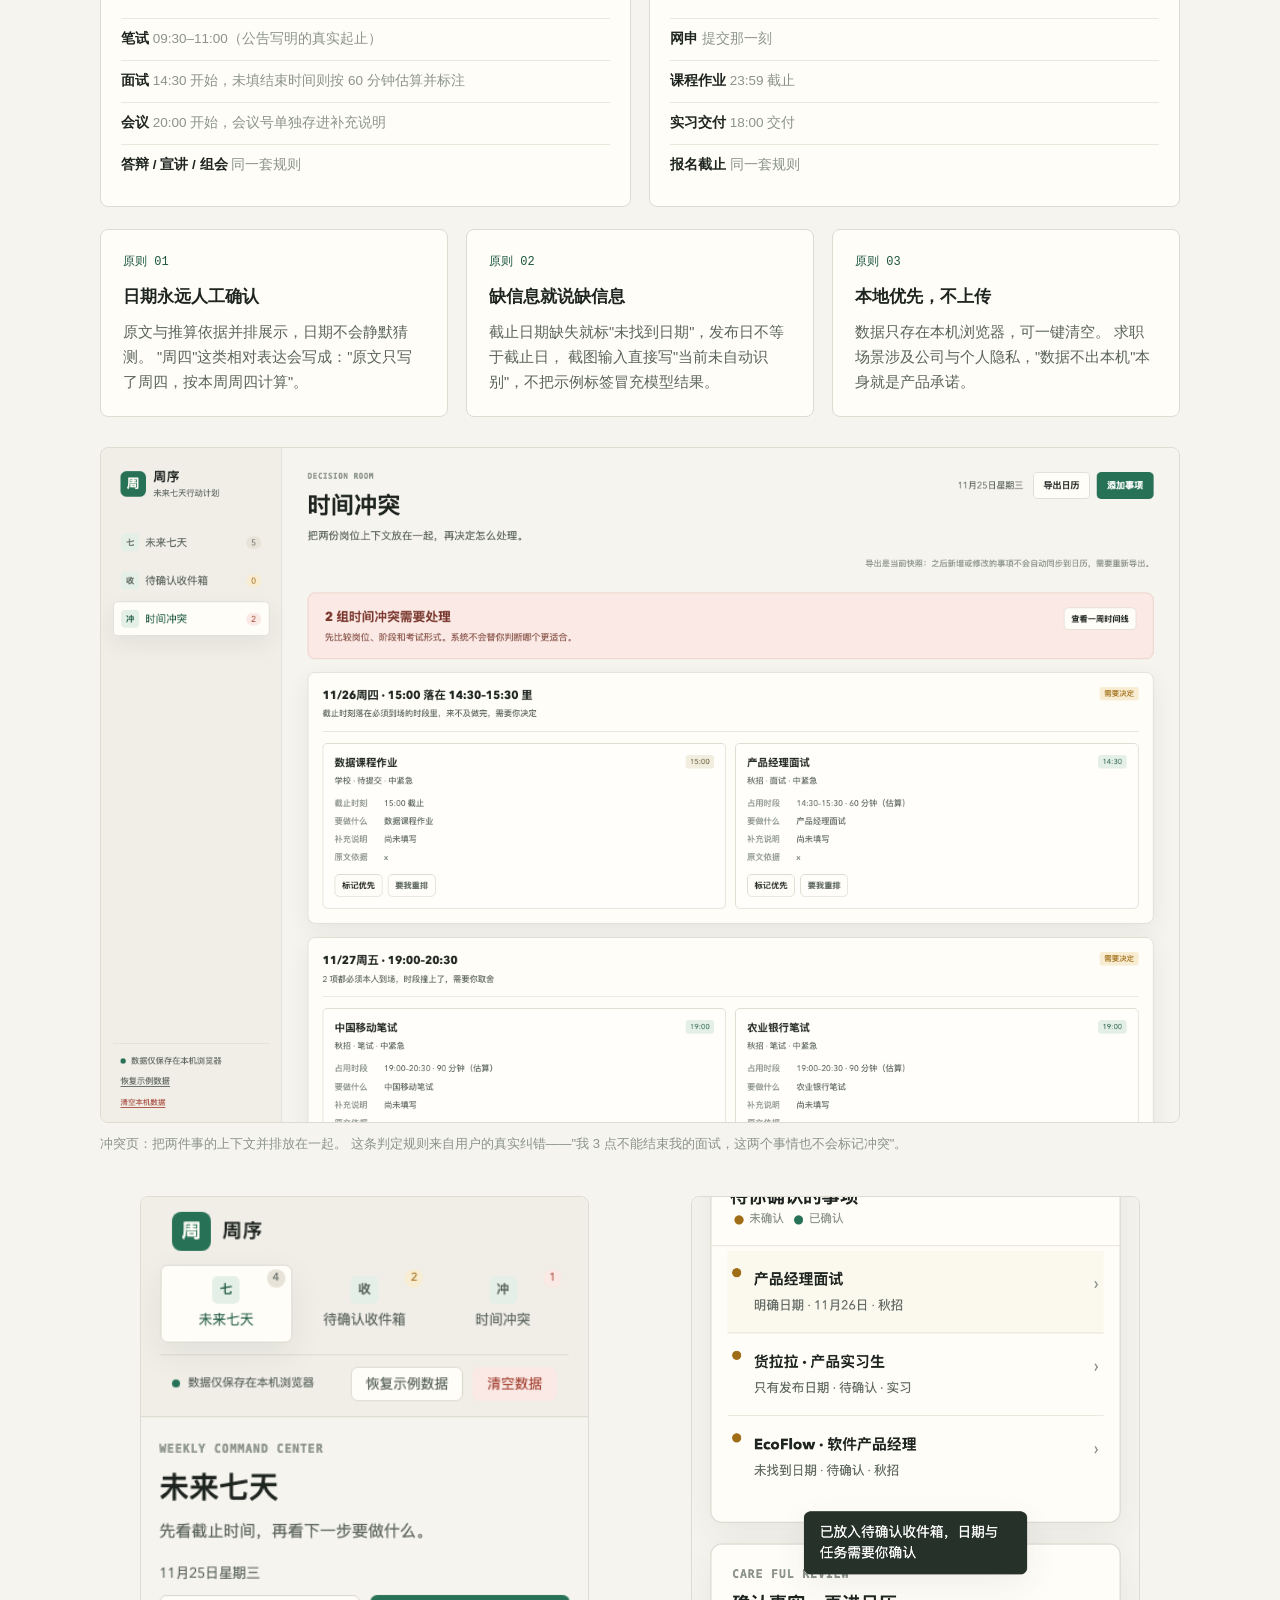
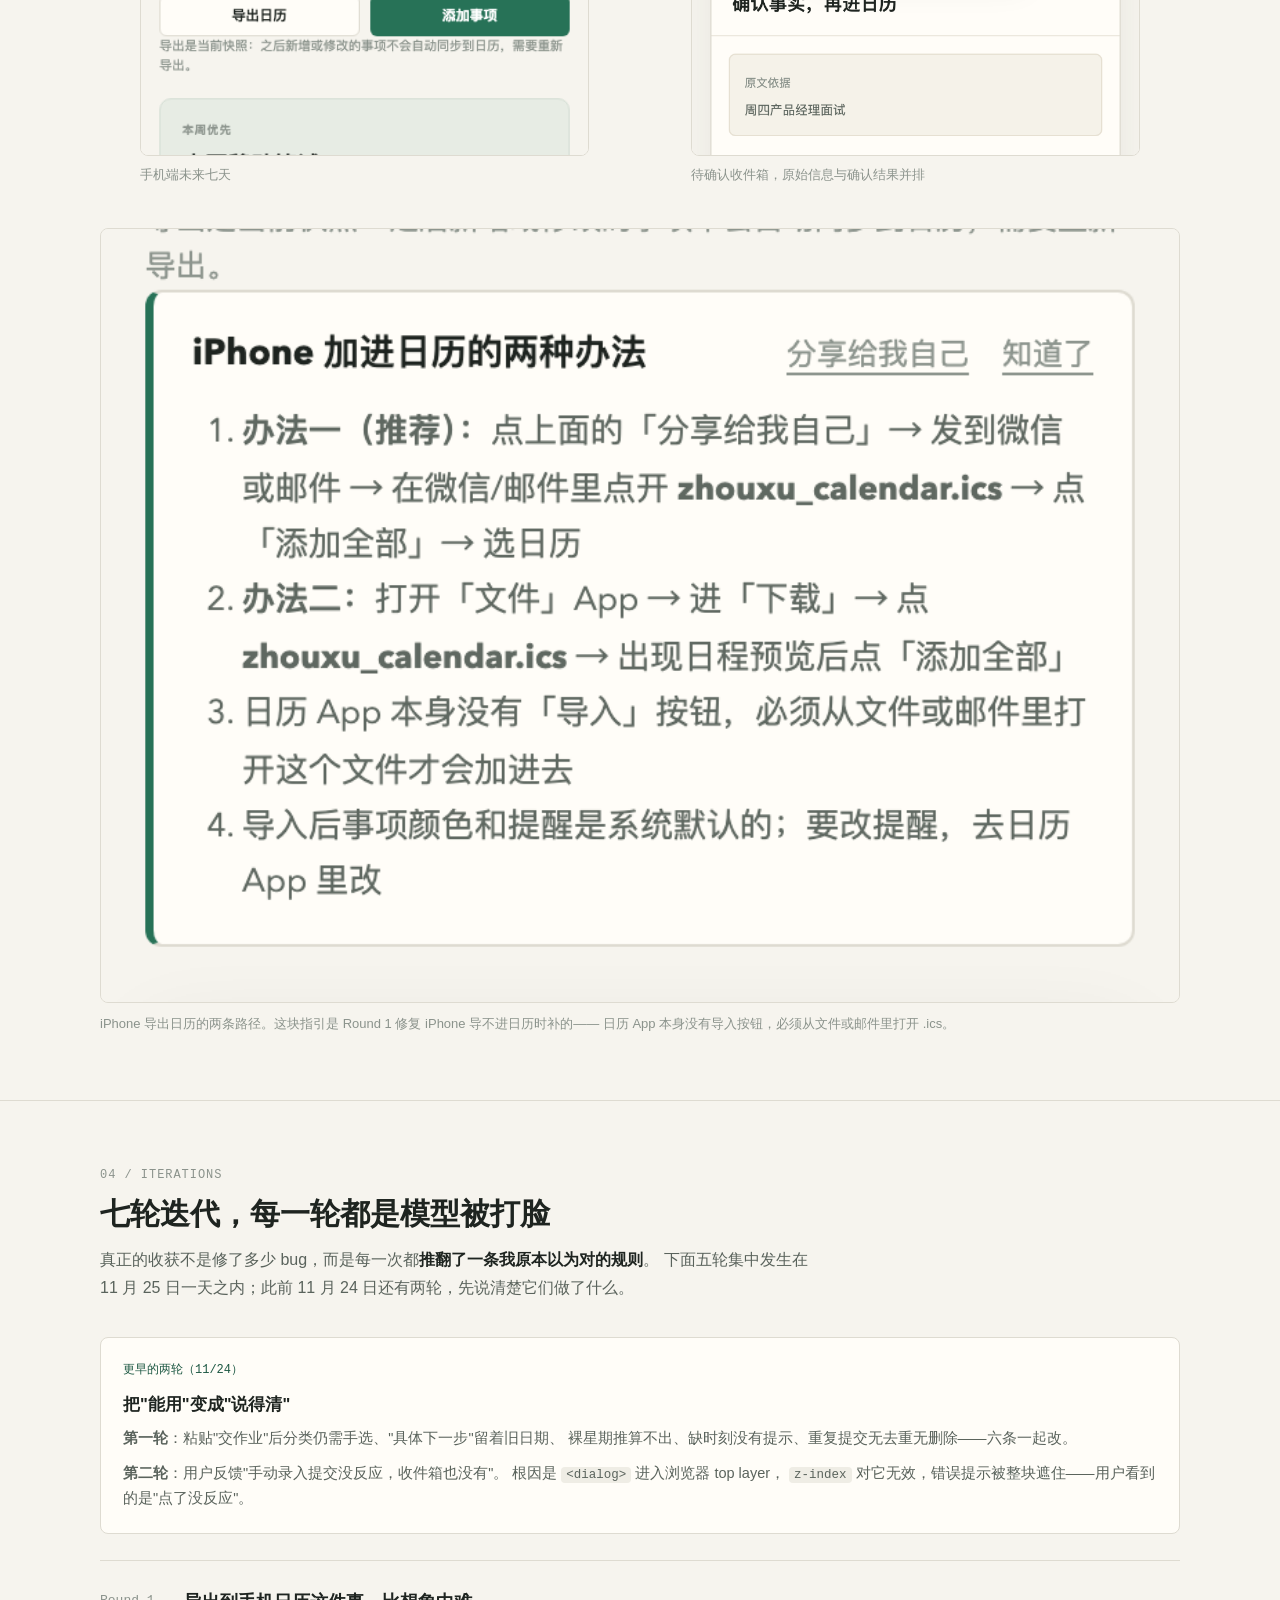
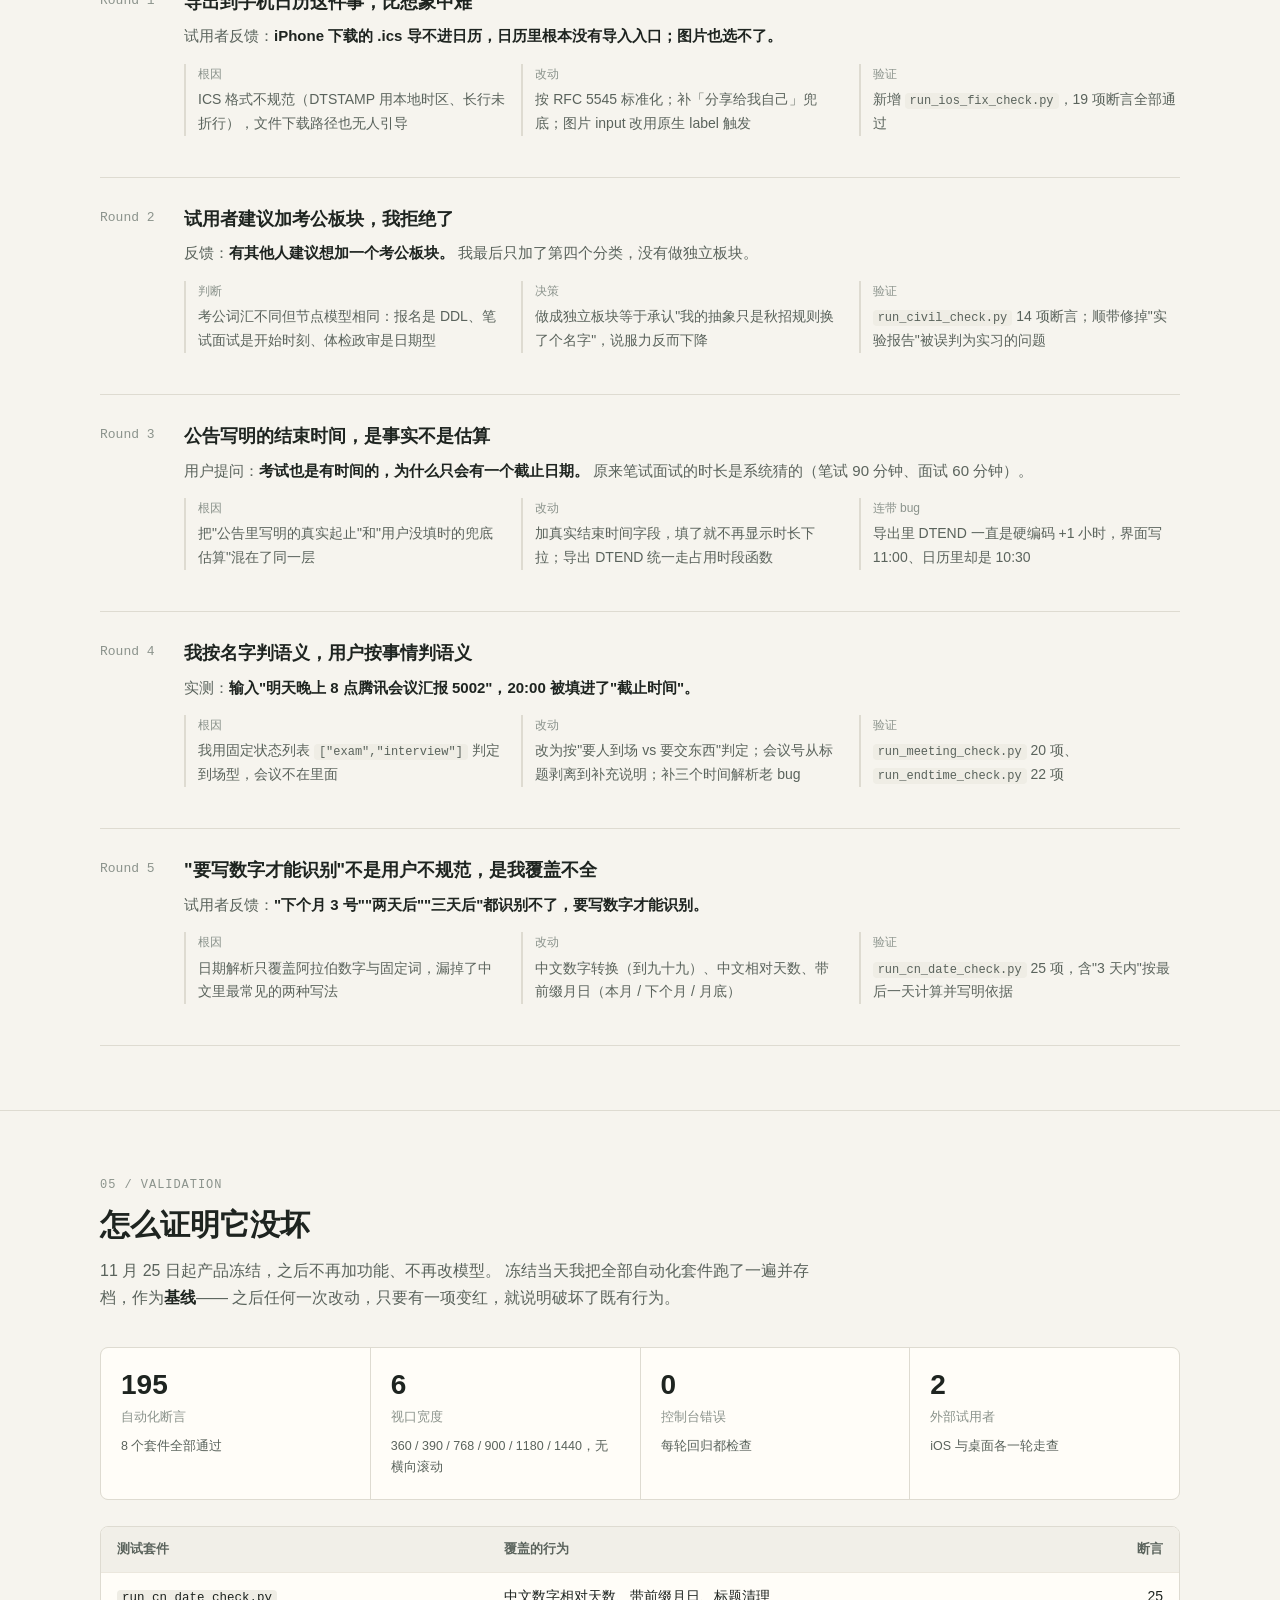
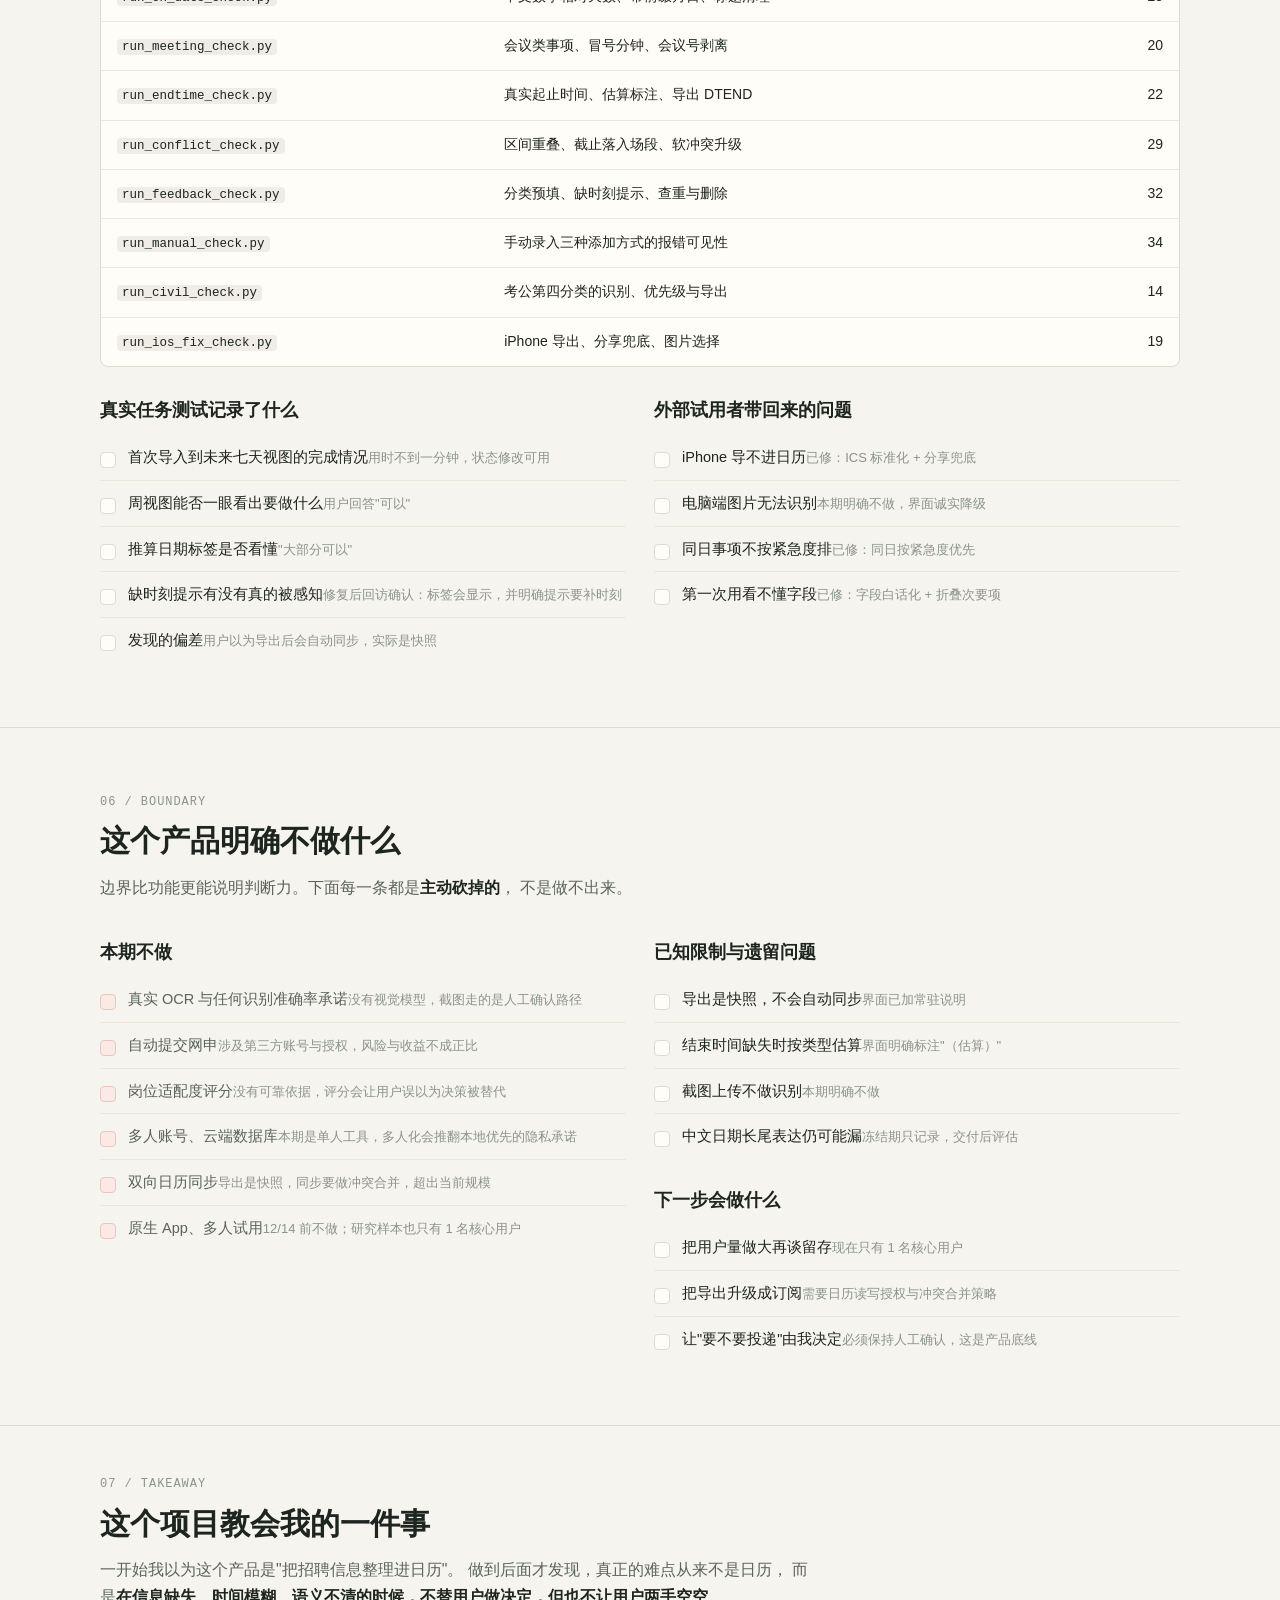
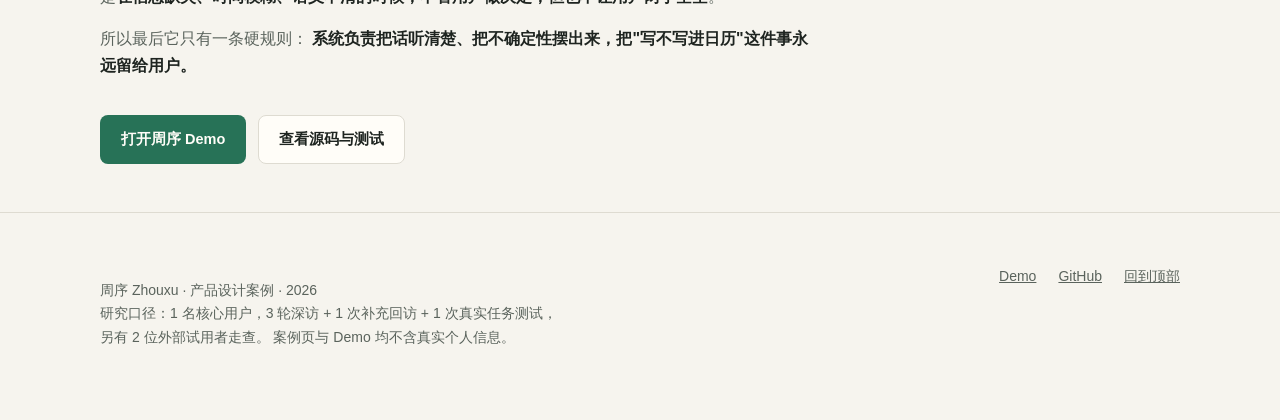
<file: docs/case/index.html>
<!doctype html>
<html lang="zh-CN">
  <head>
    <meta charset="UTF-8" />
    <meta name="viewport" content="width=device-width, initial-scale=1.0" />
    <meta name="theme-color" content="#f6f4ee" />
    <meta
      name="description"
      content="周序 Zhouxu：面向求职学生的截止时间管理工具。把招聘、课程、实习与考公节点整理成未来七天行动计划。"
    />
    <title>周序 Zhouxu · 截止时间管理产品案例</title>
    <link rel="icon" href="data:," />
    <link rel="stylesheet" href="./case.css?v=20261125-10" />
  </head>
  <body>
    <div class="topbar">
      <div class="wrap topbar-inner">
        <a class="brand" href="./">
          <span class="brand-mark">周</span>
          <span>
            <span class="brand-name">周序</span>
            <span class="brand-sub">/ 产品案例</span>
          </span>
        </a>
        <nav class="topnav" aria-label="章节导航">
          <a href="#problem">问题</a>
          <a href="#research">研究</a>
          <a href="#solution">方案</a>
          <a href="#iterations">迭代</a>
          <a href="#validation">验证</a>
          <a href="#boundary">边界</a>
        </nav>
        <a class="topnav-cta" href="../">打开 Demo</a>
      </div>
    </div>

    <header class="hero">
      <div class="wrap">
        <p class="eyebrow">Product Case · 2026</p>
        <h1>
          周序 Zhouxu
          <span class="latin">未来七天行动计划</span>
        </h1>
        <p class="hero-lede">
          求职学生的节点散落在公众号推文、群聊截图、邮件和脑子里。
          我做了一个把<strong>截止时间、具体下一步、紧急程度、当前进度</strong>
          合成一页的工具，并且坚持<strong>日期永远由人确认</strong>。
        </p>
        <div class="hero-actions">
          <a class="button primary" href="../">直接体验</a>
          <a class="button ghost" href="../zhouxu_case_pack.pdf" download>下载 PDF 案例（9 页）</a>
          <a class="button ghost" href="https://github.com/sevenbeans/zhouxu">查看源码</a>
        </div>
        <div class="hero-facts">
          <div class="hero-fact">
            <div class="hero-fact-value">195</div>
            <div class="hero-fact-label">项自动化断言全部通过</div>
          </div>
          <div class="hero-fact">
            <div class="hero-fact-value">7 轮</div>
            <div class="hero-fact-label">真实反馈驱动的迭代（5 轮在一天内）</div>
          </div>
          <div class="hero-fact">
            <div class="hero-fact-value">4 类</div>
            <div class="hero-fact-label">秋招 / 实习 / 学校 / 考公</div>
          </div>
          <div class="hero-fact">
            <div class="hero-fact-value">6 张</div>
            <div class="hero-fact-label">标注过的日期样本截图</div>
          </div>
        </div>
      </div>
      <div class="wrap">
        <figure class="shot-figure">
          <div class="shot-bar">
            <span></span><span></span><span></span>
            <em>zhouxu · 未来七天</em>
          </div>
          <img src="./img/hero-week.png" alt="周序的未来七天视图：按分类筛选的事项列表、下一件事卡片与当前进度统计" />
          <figcaption>
            未来七天视图。上方是这周最该做的一件事，中间是按优先级排好的日程，右侧是四类事项的进度分布。
          </figcaption>
        </figure>
      </div>
    </header>

    <section class="section" id="problem">
      <div class="wrap">
        <div class="section-head">
          <p class="section-kicker">01 / Problem</p>
          <h2>不是"没有日历"，是没有任何地方能回答"这周我要做什么"</h2>
          <p class="section-intro">
            校招平台、企业官网、公众号、群聊、邮件、浏览器收藏夹，每个渠道只放一部分信息。
            <strong>没有任何一个地方同时知道截止时间、你要做的下一步、它有多急、你现在走到哪了。</strong>
          </p>
        </div>

        <blockquote class="lede-quote">
          "都只是记在脑子里，很混乱。"
          <cite>—— 核心用户，第三次访谈，描述当前的信息管理方式</cite>
        </blockquote>

        <div class="grid-3">
          <div class="card">
            <div class="card-index">失效点 01</div>
            <h3>日期靠人脑推算</h3>
            <p>
              看到"周四下午 2 点笔试"，得自己算周几、算几号、算还剩几天。
              用户试过日历和表格，但"太麻烦，而且我不知道要怎么导入手机日历"，于是放弃。
            </p>
          </div>
          <div class="card">
            <div class="card-index">失效点 02</div>
            <h3>撞车时没有决策依据</h3>
            <p>
              中国移动和农业银行的笔试撞在同一时刻，用户"凭感觉"选了一个，
              事后说"其实我并不知道哪个岗位更适合我"。
            </p>
          </div>
          <div class="card">
            <div class="card-index">失效点 03</div>
            <h3>提醒看到了也不行动</h3>
            <p>
              截止前三天提醒，用户看完"因为当时有别的事"就放下了。
              所以产品需要的不是更多提醒，而是<strong>更早、更集中的一次规划</strong>。
            </p>
          </div>
        </div>
      </div>
    </section>

    <section class="section" id="research">
      <div class="wrap">
        <div class="section-head">
          <p class="section-kicker">02 / Research</p>
          <h2>1 名核心用户 + 2 位外部试用者，样本不大，所以口径很紧</h2>
          <p class="section-intro">
            这是一个<strong>定性研究</strong>，不是市场验证。样本量小，所以我把每一个数字都钉在可追溯的记录上，
            并且明确写出哪些结论<strong>不成立</strong>。
          </p>
        </div>

        <div class="table-scroll">
          <table>
            <thead>
              <tr>
                <th>方法</th>
                <th>次数 / 人数</th>
                <th>拿到什么</th>
              </tr>
            </thead>
            <tbody>
              <tr>
                <td><strong>文字深访</strong></td>
                <td>3 轮</td>
                <td class="muted">还原最近一次投递流程、信息渠道、当前记录方式、每一步耗时</td>
              </tr>
              <tr>
                <td><strong>补充回访</strong></td>
                <td>1 次</td>
                <td class="muted">追问"3 天也会忘"是提醒没看到，还是看到后没行动</td>
              </tr>
              <tr>
                <td><strong>真实任务测试</strong></td>
                <td>1 名用户 · 1 次</td>
                <td class="muted">首次导入、七日视图理解、冲突比较，记录确认耗时与修改字段</td>
              </tr>
              <tr>
                <td><strong>跨端走查</strong></td>
                <td>2 位外部试用者</td>
                <td class="muted">iOS 与桌面端各一轮，收集 iPhone 日历导入、图文识别、字段可理解性问题</td>
              </tr>
              <tr>
                <td><strong>样本集</strong></td>
                <td>6 张截图</td>
                <td class="muted">公开招聘页截图，标注日期原文与唯一判断规则，分明确 / 只有发布日期 / 未找到日期三类</td>
              </tr>
            </tbody>
          </table>
        </div>

        <div class="grid-2" style="margin-top: 28px;">
          <div>
            <h3>唯一被明确验证的成功标准</h3>
            <p style="color: var(--ink-soft); margin: 0;">
              用户自己给出的验收话术：
            </p>
            <blockquote class="lede-quote" style="margin: 14px 0 0;">
              "我能明确知道未来一周的所有规划。"
              <cite>—— 试用结束时的原话</cite>
            </blockquote>
          </div>
          <div>
            <h3>研究口径里我不说的三句话</h3>
            <ul class="checklist no">
              <li>不说"经过市场验证"<span>没有做过多用户定量调研</span></li>
              <li>不说"识别准确率 X%"<span>截图识别本期根本就没做</span></li>
              <li>不说"效率提升 X%"<span>没有做过对照实验</span></li>
            </ul>
          </div>
        </div>
      </div>
    </section>

    <section class="section" id="solution">
      <div class="wrap">
        <div class="section-head">
          <p class="section-kicker">03 / Solution</p>
          <h2>核心决定：先分清"要人到场"和"要交东西"</h2>
          <p class="section-intro">
            第一版我把所有时刻都当成"截止时间"，结果"明天晚上 8 点腾讯会议汇报"被填进了截止时间字段。
            根因是我按<strong>事项叫什么</strong>判断语义。改成按<strong>这件事是不是要到场</strong>判断之后，
            一套模型同时覆盖了笔试、面试、会议和作业交付——没有第二套规则。
          </p>
        </div>

        <div class="model">
          <div class="model-col">
            <h3><span class="model-dot attend"></span>要人到场 · 占一段时段</h3>
            <p>登记<strong>开始时刻</strong>，可选登记真实结束时刻。冲突时按区间重叠判定。</p>
            <ul class="model-examples">
              <li><b>笔试</b> <span>09:30–11:00（公告写明的真实起止）</span></li>
              <li><b>面试</b> <span>14:30 开始，未填结束时间则按 60 分钟估算并标注</span></li>
              <li><b>会议</b> <span>20:00 开始，会议号单独存进补充说明</span></li>
              <li><b>答辩 / 宣讲 / 组会</b> <span>同一套规则</span></li>
            </ul>
          </div>
          <div class="model-col">
            <h3><span class="model-dot deliver"></span>要交东西 · 只占那一刻</h3>
            <p>登记<strong>截止时刻</strong>，前面不铺准备窗口。冲突时按时刻落点判定。</p>
            <ul class="model-examples">
              <li><b>网申</b> <span>提交那一刻</span></li>
              <li><b>课程作业</b> <span>23:59 截止</span></li>
              <li><b>实习交付</b> <span>18:00 交付</span></li>
              <li><b>报名截止</b> <span>同一套规则</span></li>
            </ul>
          </div>
        </div>

        <div class="grid-3" style="margin-top: 22px;">
          <div class="card">
            <div class="card-index">原则 01</div>
            <h3>日期永远人工确认</h3>
            <p>
              原文与推算依据并排展示，日期不会静默猜测。
              "周四"这类相对表达会写成："原文只写了周四，按本周周四计算"。
            </p>
          </div>
          <div class="card">
            <div class="card-index">原则 02</div>
            <h3>缺信息就说缺信息</h3>
            <p>
              截止日期缺失就标"未找到日期"，发布日不等于截止日，
              截图输入直接写"当前未自动识别"，不把示例标签冒充模型结果。
            </p>
          </div>
          <div class="card">
            <div class="card-index">原则 03</div>
            <h3>本地优先，不上传</h3>
            <p>
              数据只存在本机浏览器，可一键清空。
              求职场景涉及公司与个人隐私，"数据不出本机"本身就是产品承诺。
            </p>
          </div>
        </div>

        <figure class="figure-solo" style="margin-top: 30px;">
          <img src="./img/conflict-desktop.png" alt="时间冲突页：数据课程作业 15:00 截止与产品经理面试 14:30–15:30 并排比较，提示截止时刻落在必须到场的时段里" />
          <figcaption>
            冲突页：把两件事的上下文并排放在一起。
            这条判定规则来自用户的真实纠错——"我 3 点不能结束我的面试，这两个事情也不会标记冲突"。
          </figcaption>
        </figure>

        <div class="figure-row two" style="margin-top: 26px;">
          <figure>
            <img src="./img/week-phone.png" alt="手机端未来七天视图" />
            <figcaption>手机端未来七天</figcaption>
          </figure>
          <figure>
            <img src="./img/review-phone.png" alt="待确认收件箱：原文依据与推算依据并排，日期字段供人工确认" />
            <figcaption>待确认收件箱，原始信息与确认结果并排</figcaption>
          </figure>
        </div>

        <figure class="figure-solo" style="margin-top: 26px;">
          <img src="./img/export-ios.png" alt="iPhone 导出日历的分步指引：分享给自己或从文件 App 打开 .ics" />
          <figcaption>
            iPhone 导出日历的两条路径。这块指引是 Round 1 修复 iPhone 导不进日历时补的——
            日历 App 本身没有导入按钮，必须从文件或邮件里打开 .ics。
          </figcaption>
        </figure>
      </div>
    </section>

    <section class="section" id="iterations">
      <div class="wrap">
        <div class="section-head">
          <p class="section-kicker">04 / Iterations</p>
          <h2>七轮迭代，每一轮都是模型被打脸</h2>
          <p class="section-intro">
            真正的收获不是修了多少 bug，而是每一次都<strong>推翻了一条我原本以为对的规则</strong>。
            下面五轮集中发生在 11 月 25 日一天之内；此前 11 月 24 日还有两轮，先说清楚它们做了什么。
          </p>
        </div>

        <div class="card" style="margin-bottom: 26px;">
          <div class="card-index">更早的两轮（11/24）</div>
          <h3 style="margin-bottom: 8px;">把"能用"变成"说得清"</h3>
          <p>
            <strong>第一轮</strong>：粘贴"交作业"后分类仍需手选、"具体下一步"留着旧日期、
            裸星期推算不出、缺时刻没有提示、重复提交无去重无删除——六条一起改。
          </p>
          <p style="margin-top: 10px;">
            <strong>第二轮</strong>：用户反馈"手动录入提交没反应，收件箱也没有"。
            根因是 <code>&lt;dialog&gt;</code> 进入浏览器 top layer，
            <code>z-index</code> 对它无效，错误提示被整块遮住——用户看到的是"点了没反应"。
          </p>
        </div>

        <div class="iteration">
          <div class="iteration-round">Round 1</div>
          <div class="iteration-body">
            <h3>导出到手机日历这件事，比想象中难</h3>
            <p class="iteration-feedback">
              试用者反馈：<b>iPhone 下载的 .ics 导不进日历，日历里根本没有导入入口；图片也选不了。</b>
            </p>
            <dl class="iteration-detail">
              <div>
                <dt>根因</dt>
                <dd>ICS 格式不规范（DTSTAMP 用本地时区、长行未折行），文件下载路径也无人引导</dd>
              </div>
              <div>
                <dt>改动</dt>
                <dd>按 RFC 5545 标准化；补「分享给我自己」兜底；图片 input 改用原生 label 触发</dd>
              </div>
              <div>
                <dt>验证</dt>
                <dd>新增 <code>run_ios_fix_check.py</code>，19 项断言全部通过</dd>
              </div>
            </dl>
          </div>
        </div>

        <div class="iteration">
          <div class="iteration-round">Round 2</div>
          <div class="iteration-body">
            <h3>试用者建议加考公板块，我拒绝了</h3>
            <p class="iteration-feedback">
              反馈：<b>有其他人建议想加一个考公板块。</b>
              我最后只加了第四个分类，没有做独立板块。
            </p>
            <dl class="iteration-detail">
              <div>
                <dt>判断</dt>
                <dd>考公词汇不同但节点模型相同：报名是 DDL、笔试面试是开始时刻、体检政审是日期型</dd>
              </div>
              <div>
                <dt>决策</dt>
                <dd>做成独立板块等于承认"我的抽象只是秋招规则换了个名字"，说服力反而下降</dd>
              </div>
              <div>
                <dt>验证</dt>
                <dd><code>run_civil_check.py</code> 14 项断言；顺带修掉"实验报告"被误判为实习的问题</dd>
              </div>
            </dl>
          </div>
        </div>

        <div class="iteration">
          <div class="iteration-round">Round 3</div>
          <div class="iteration-body">
            <h3>公告写明的结束时间，是事实不是估算</h3>
            <p class="iteration-feedback">
              用户提问：<b>考试也是有时间的，为什么只会有一个截止日期。</b>
              原来笔试面试的时长是系统猜的（笔试 90 分钟、面试 60 分钟）。
            </p>
            <dl class="iteration-detail">
              <div>
                <dt>根因</dt>
                <dd>把"公告里写明的真实起止"和"用户没填时的兜底估算"混在了同一层</dd>
              </div>
              <div>
                <dt>改动</dt>
                <dd>加真实结束时间字段，填了就不再显示时长下拉；导出 DTEND 统一走占用时段函数</dd>
              </div>
              <div>
                <dt>连带 bug</dt>
                <dd>导出里 DTEND 一直是硬编码 +1 小时，界面写 11:00、日历里却是 10:30</dd>
              </div>
            </dl>
          </div>
        </div>

        <div class="iteration">
          <div class="iteration-round">Round 4</div>
          <div class="iteration-body">
            <h3>我按名字判语义，用户按事情判语义</h3>
            <p class="iteration-feedback">
              实测：<b>输入"明天晚上 8 点腾讯会议汇报 5002"，20:00 被填进了"截止时间"。</b>
            </p>
            <dl class="iteration-detail">
              <div>
                <dt>根因</dt>
                <dd>我用固定状态列表 <code>["exam","interview"]</code> 判定到场型，会议不在里面</dd>
              </div>
              <div>
                <dt>改动</dt>
                <dd>改为按"要人到场 vs 要交东西"判定；会议号从标题剥离到补充说明；补三个时间解析老 bug</dd>
              </div>
              <div>
                <dt>验证</dt>
                <dd><code>run_meeting_check.py</code> 20 项、<code>run_endtime_check.py</code> 22 项</dd>
              </div>
            </dl>
          </div>
        </div>

        <div class="iteration">
          <div class="iteration-round">Round 5</div>
          <div class="iteration-body">
            <h3>"要写数字才能识别"不是用户不规范，是我覆盖不全</h3>
            <p class="iteration-feedback">
              试用者反馈：<b>"下个月 3 号""两天后""三天后"都识别不了，要写数字才能识别。</b>
            </p>
            <dl class="iteration-detail">
              <div>
                <dt>根因</dt>
                <dd>日期解析只覆盖阿拉伯数字与固定词，漏掉了中文里最常见的两种写法</dd>
              </div>
              <div>
                <dt>改动</dt>
                <dd>中文数字转换（到九十九）、中文相对天数、带前缀月日（本月 / 下个月 / 月底）</dd>
              </div>
              <div>
                <dt>验证</dt>
                <dd><code>run_cn_date_check.py</code> 25 项，含"3 天内"按最后一天计算并写明依据</dd>
              </div>
            </dl>
          </div>
        </div>
      </div>
    </section>

    <section class="section" id="validation">
      <div class="wrap">
        <div class="section-head">
          <p class="section-kicker">05 / Validation</p>
          <h2>怎么证明它没坏</h2>
          <p class="section-intro">
            11 月 25 日起产品冻结，之后不再加功能、不再改模型。
            冻结当天我把全部自动化套件跑了一遍并存档，作为<strong>基线</strong>——
            之后任何一次改动，只要有一项变红，就说明破坏了既有行为。
          </p>
        </div>

        <div class="metrics">
          <div class="metric">
            <div class="metric-value">195</div>
            <div class="metric-label">自动化断言</div>
            <div class="metric-note">8 个套件全部通过</div>
          </div>
          <div class="metric">
            <div class="metric-value">6</div>
            <div class="metric-label">视口宽度</div>
            <div class="metric-note">360 / 390 / 768 / 900 / 1180 / 1440，无横向滚动</div>
          </div>
          <div class="metric">
            <div class="metric-value">0</div>
            <div class="metric-label">控制台错误</div>
            <div class="metric-note">每轮回归都检查</div>
          </div>
          <div class="metric">
            <div class="metric-value">2</div>
            <div class="metric-label">外部试用者</div>
            <div class="metric-note">iOS 与桌面各一轮走查</div>
          </div>
        </div>

        <div class="table-scroll" style="margin-top: 26px;">
          <table>
            <thead>
              <tr>
                <th>测试套件</th>
                <th>覆盖的行为</th>
                <th style="text-align: right;">断言</th>
              </tr>
            </thead>
            <tbody>
              <tr><td><code>run_cn_date_check.py</code></td><td class="muted">中文数字相对天数、带前缀月日、标题清理</td><td style="text-align: right;">25</td></tr>
              <tr><td><code>run_meeting_check.py</code></td><td class="muted">会议类事项、冒号分钟、会议号剥离</td><td style="text-align: right;">20</td></tr>
              <tr><td><code>run_endtime_check.py</code></td><td class="muted">真实起止时间、估算标注、导出 DTEND</td><td style="text-align: right;">22</td></tr>
              <tr><td><code>run_conflict_check.py</code></td><td class="muted">区间重叠、截止落入场段、软冲突升级</td><td style="text-align: right;">29</td></tr>
              <tr><td><code>run_feedback_check.py</code></td><td class="muted">分类预填、缺时刻提示、查重与删除</td><td style="text-align: right;">32</td></tr>
              <tr><td><code>run_manual_check.py</code></td><td class="muted">手动录入三种添加方式的报错可见性</td><td style="text-align: right;">34</td></tr>
              <tr><td><code>run_civil_check.py</code></td><td class="muted">考公第四分类的识别、优先级与导出</td><td style="text-align: right;">14</td></tr>
              <tr><td><code>run_ios_fix_check.py</code></td><td class="muted">iPhone 导出、分享兜底、图片选择</td><td style="text-align: right;">19</td></tr>
            </tbody>
          </table>
        </div>

        <div class="grid-2" style="margin-top: 28px;">
          <div>
            <h3>真实任务测试记录了什么</h3>
            <ul class="checklist">
              <li>首次导入到未来七天视图的完成情况<span>用时不到一分钟，状态修改可用</span></li>
              <li>周视图能否一眼看出要做什么<span>用户回答"可以"</span></li>
              <li>推算日期标签是否看懂<span>"大部分可以"</span></li>
              <li>缺时刻提示有没有真的被感知<span>修复后回访确认：标签会显示，并明确提示要补时刻</span></li>
              <li>发现的偏差<span>用户以为导出后会自动同步，实际是快照</span></li>
            </ul>
          </div>
          <div>
            <h3>外部试用者带回来的问题</h3>
            <ul class="checklist">
              <li>iPhone 导不进日历<span>已修：ICS 标准化 + 分享兜底</span></li>
              <li>电脑端图片无法识别<span>本期明确不做，界面诚实降级</span></li>
              <li>同日事项不按紧急度排<span>已修：同日按紧急度优先</span></li>
              <li>第一次用看不懂字段<span>已修：字段白话化 + 折叠次要项</span></li>
            </ul>
          </div>
        </div>
      </div>
    </section>

    <section class="section" id="boundary">
      <div class="wrap">
        <div class="section-head">
          <p class="section-kicker">06 / Boundary</p>
          <h2>这个产品明确不做什么</h2>
          <p class="section-intro">
            边界比功能更能说明判断力。下面每一条都是<strong>主动砍掉的</strong>，
            不是做不出来。
          </p>
        </div>

        <div class="grid-2">
          <div>
            <h3>本期不做</h3>
            <ul class="checklist no">
              <li>真实 OCR 与任何识别准确率承诺<span>没有视觉模型，截图走的是人工确认路径</span></li>
              <li>自动提交网申<span>涉及第三方账号与授权，风险与收益不成正比</span></li>
              <li>岗位适配度评分<span>没有可靠依据，评分会让用户误以为决策被替代</span></li>
              <li>多人账号、云端数据库<span>本期是单人工具，多人化会推翻本地优先的隐私承诺</span></li>
              <li>双向日历同步<span>导出是快照，同步要做冲突合并，超出当前规模</span></li>
              <li>原生 App、多人试用<span>12/14 前不做；研究样本也只有 1 名核心用户</span></li>
            </ul>
          </div>
          <div>
            <h3>已知限制与遗留问题</h3>
            <ul class="checklist">
              <li>导出是快照，不会自动同步<span>界面已加常驻说明</span></li>
              <li>结束时间缺失时按类型估算<span>界面明确标注"（估算）"</span></li>
              <li>截图上传不做识别<span>本期明确不做</span></li>
              <li>中文日期长尾表达仍可能漏<span>冻结期只记录，交付后评估</span></li>
            </ul>
            <h3 style="margin-top: 26px;">下一步会做什么</h3>
            <ul class="checklist">
              <li>把用户量做大再谈留存<span>现在只有 1 名核心用户</span></li>
              <li>把导出升级成订阅<span>需要日历读写授权与冲突合并策略</span></li>
              <li>让"要不要投递"由我决定<span>必须保持人工确认，这是产品底线</span></li>
            </ul>
          </div>
        </div>
      </div>
    </section>

    <section class="section tight">
      <div class="wrap">
        <div class="section-head">
          <p class="section-kicker">07 / Takeaway</p>
          <h2>这个项目教会我的一件事</h2>
          <p class="section-intro">
            一开始我以为这个产品是"把招聘信息整理进日历"。
            做到后面才发现，真正的难点从来不是日历，
            而是<strong>在信息缺失、时间模糊、语义不清的时候，不替用户做决定，但也不让用户两手空空</strong>。
          </p>
          <p class="section-intro">
            所以最后它只有一条硬规则：
            <strong
              >系统负责把话听清楚、把不确定性摆出来，把"写不写进日历"这件事永远留给用户。</strong
            >
          </p>
        </div>
        <div class="hero-actions">
          <a class="button primary" href="../">打开周序 Demo</a>
          <a class="button ghost" href="https://github.com/sevenbeans/zhouxu">查看源码与测试</a>
        </div>
      </div>
    </section>

    <footer class="footer">
      <div class="wrap footer-inner">
        <p class="footer-note">
          周序 Zhouxu · 产品设计案例 · 2026<br />
          研究口径：1 名核心用户，3 轮深访 + 1 次补充回访 + 1 次真实任务测试，另有 2 位外部试用者走查。
          案例页与 Demo 均不含真实个人信息。
        </p>
        <div class="footer-links">
          <a href="../">Demo</a>
          <a href="https://github.com/sevenbeans/zhouxu">GitHub</a>
          <a href="#problem">回到顶部</a>
        </div>
      </div>
    </footer>
  </body>
</html>
</file>
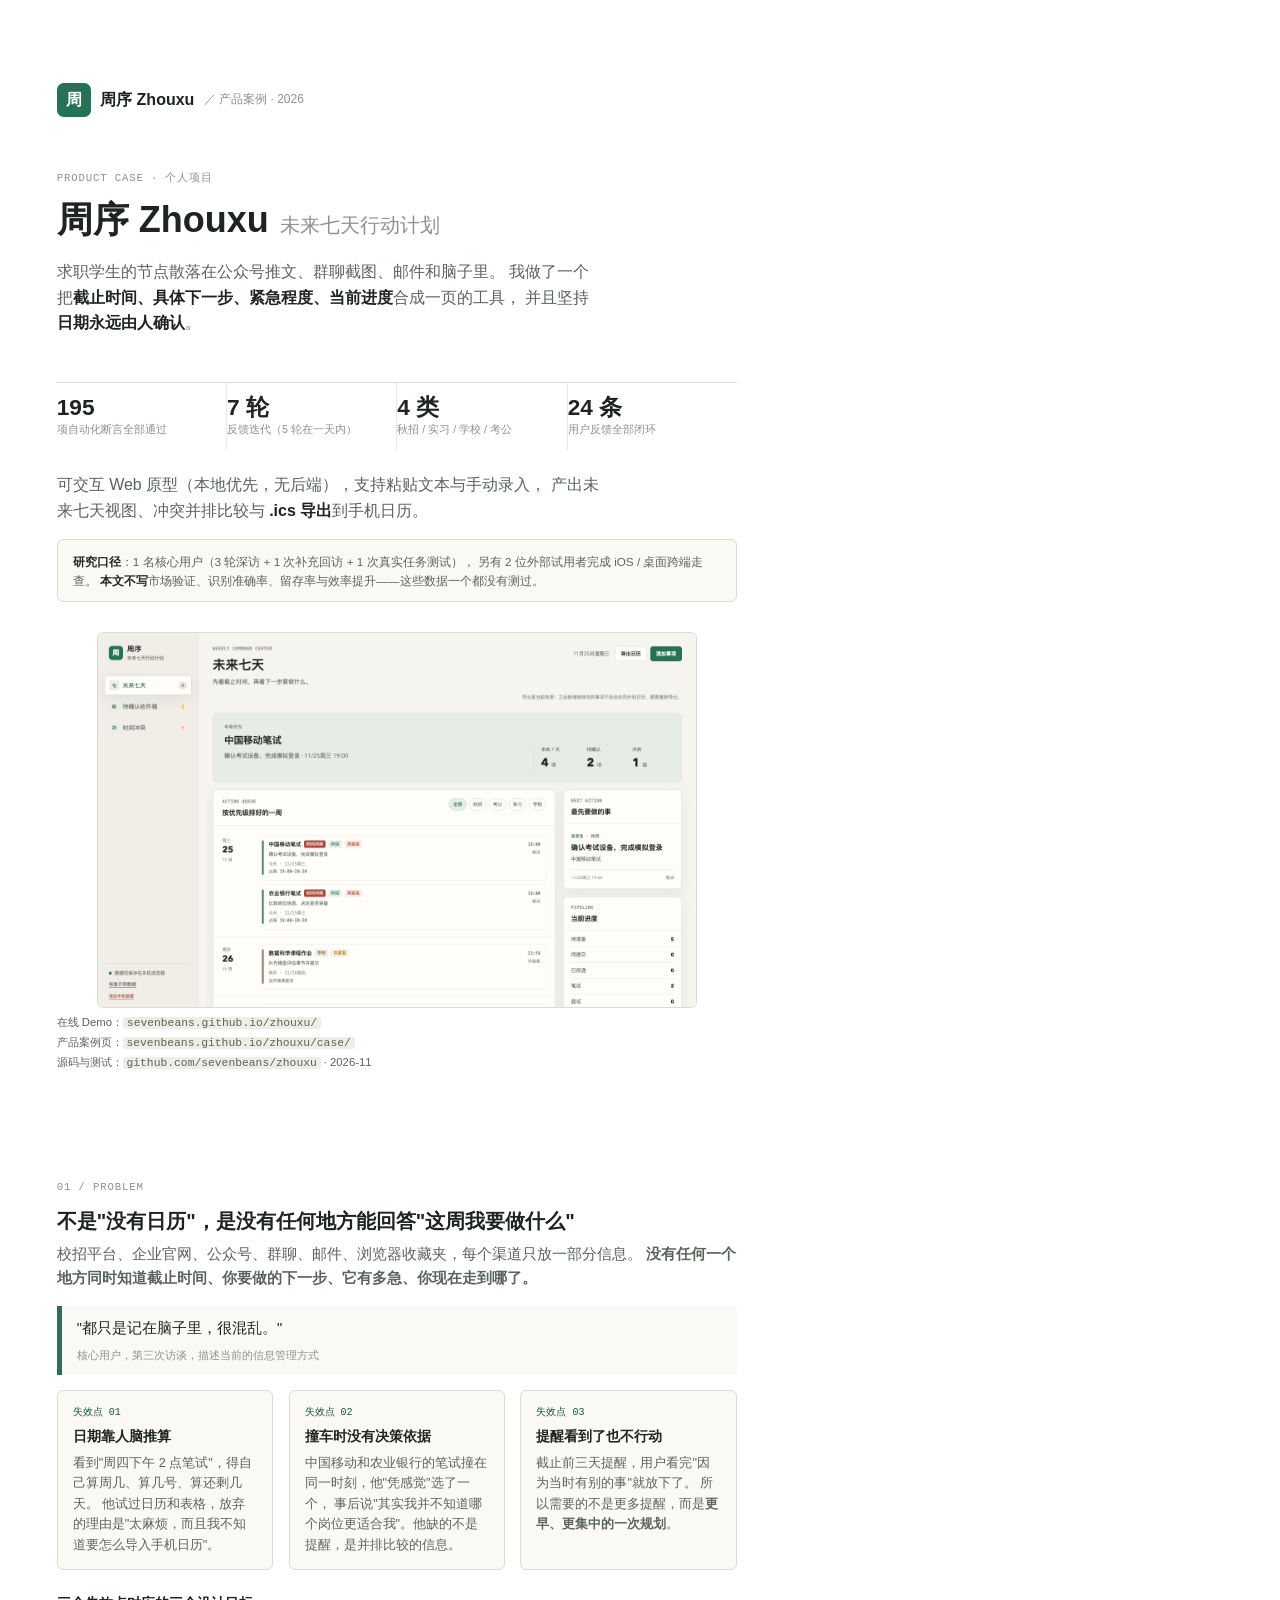
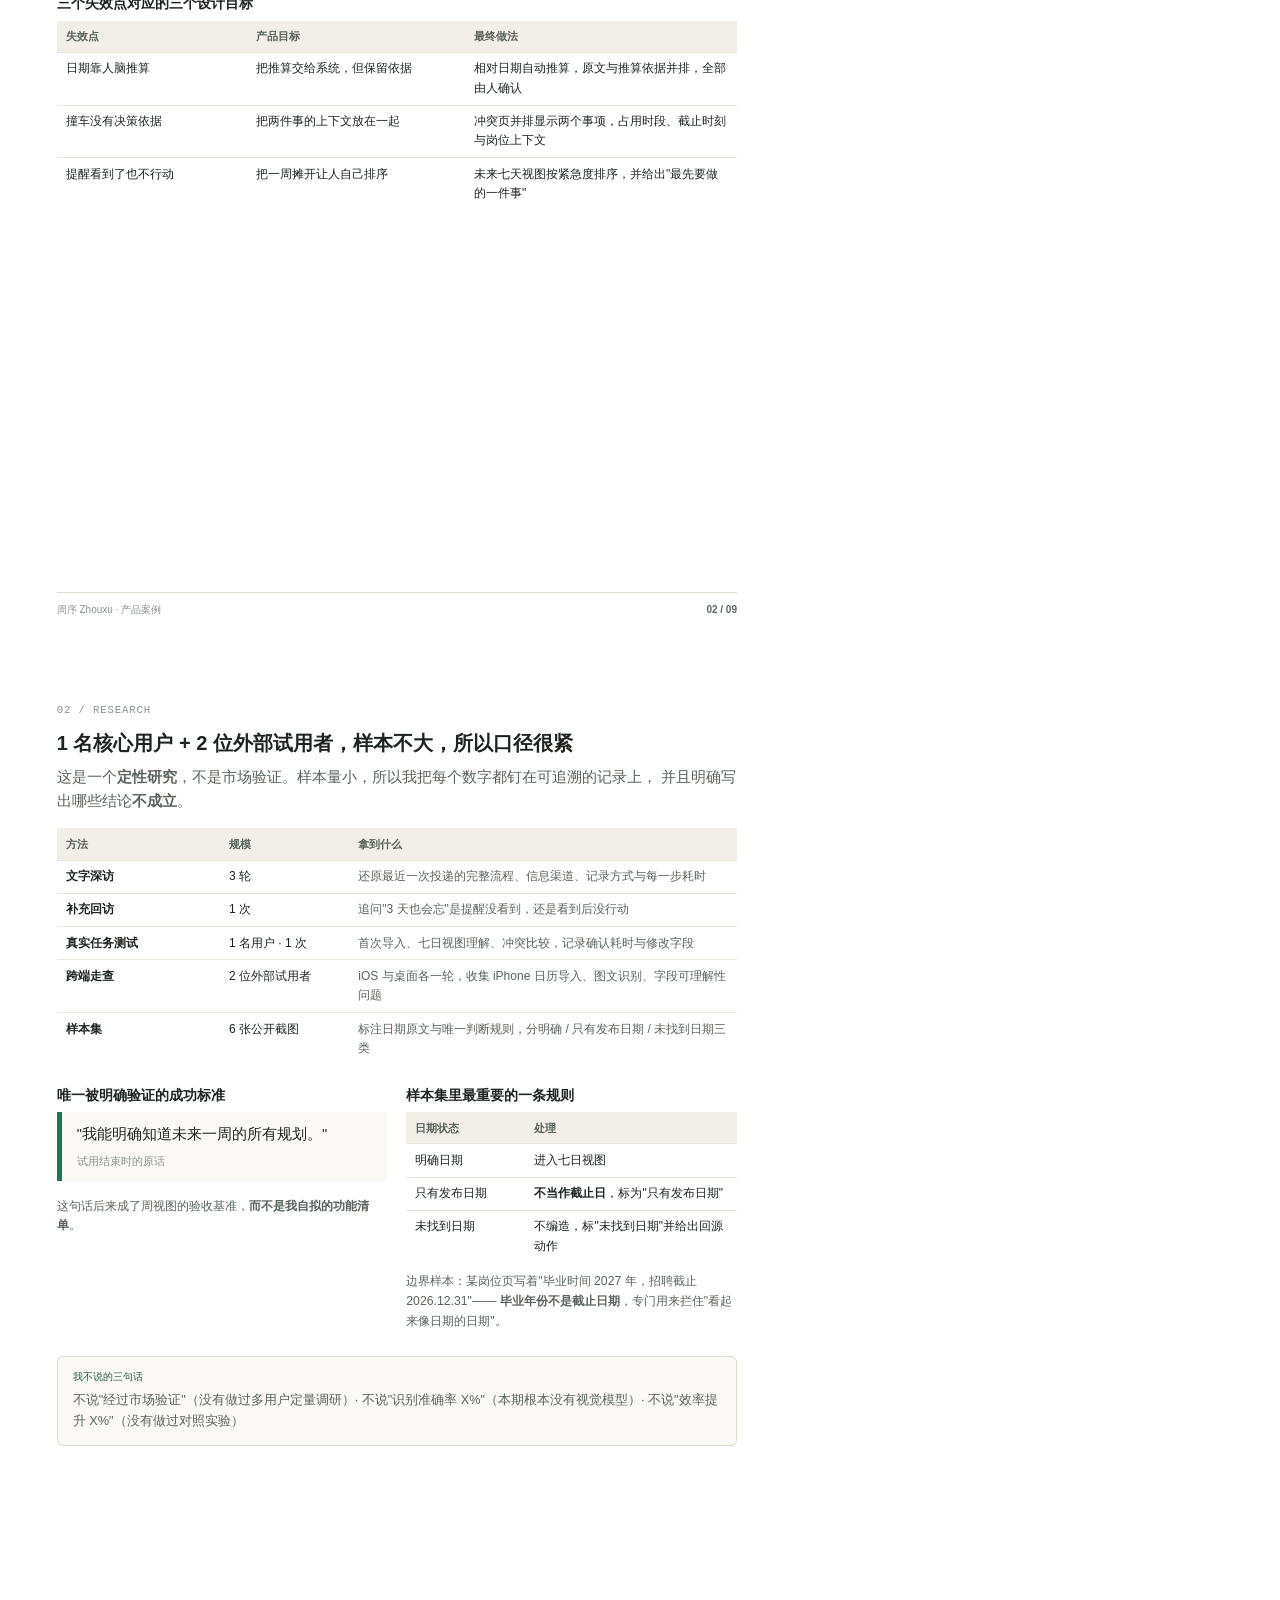
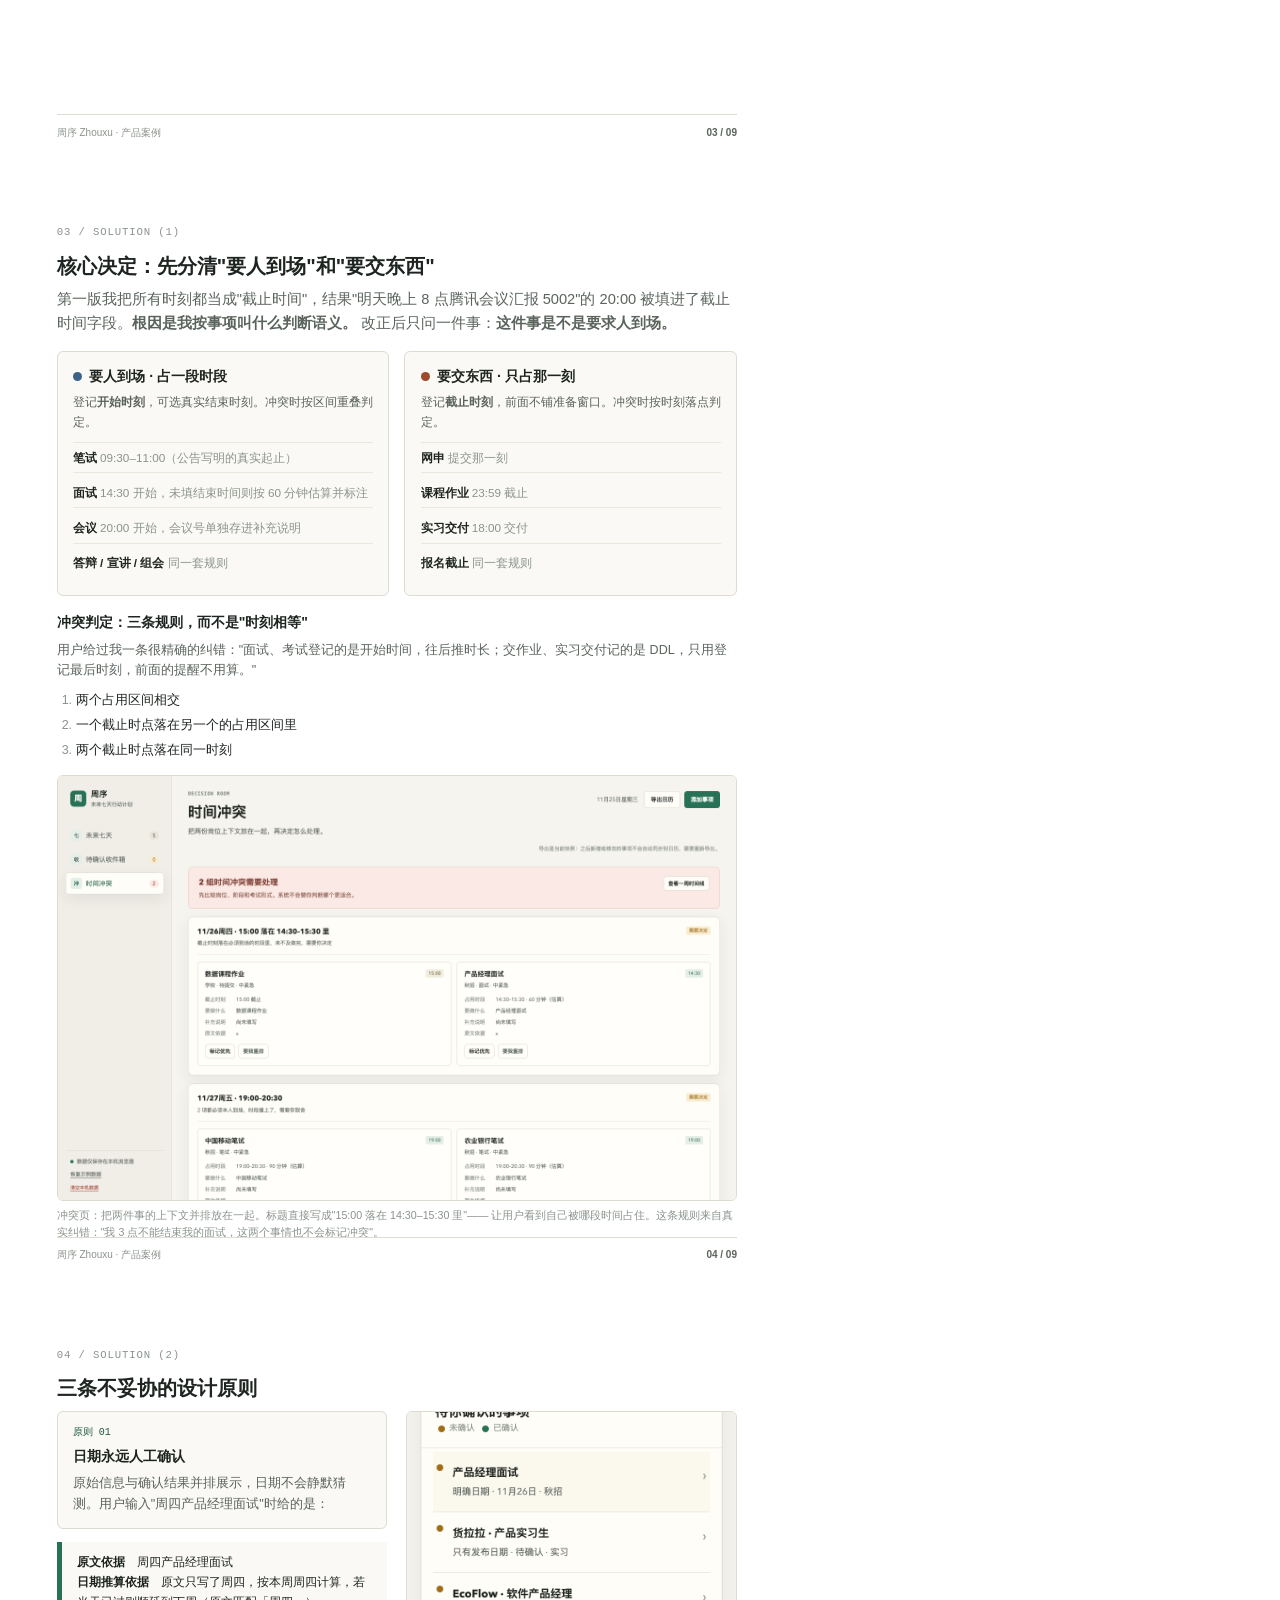
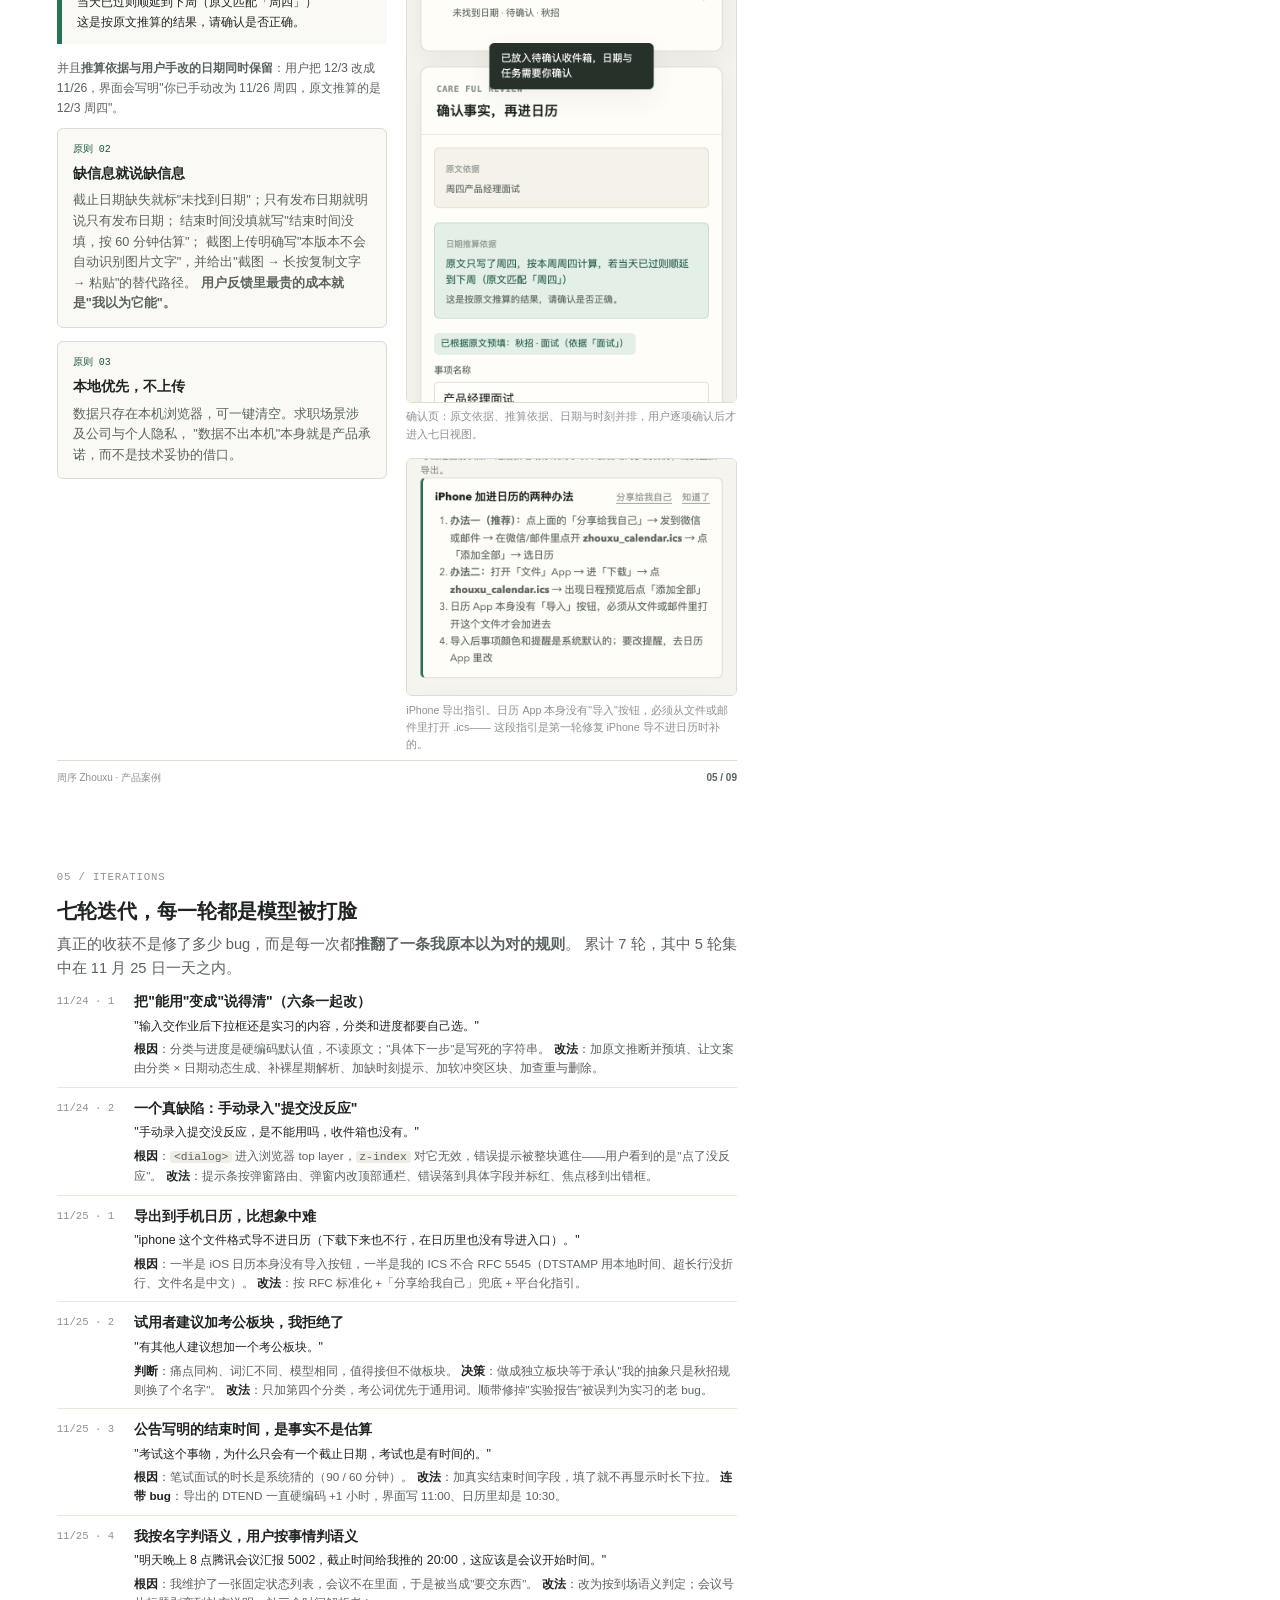
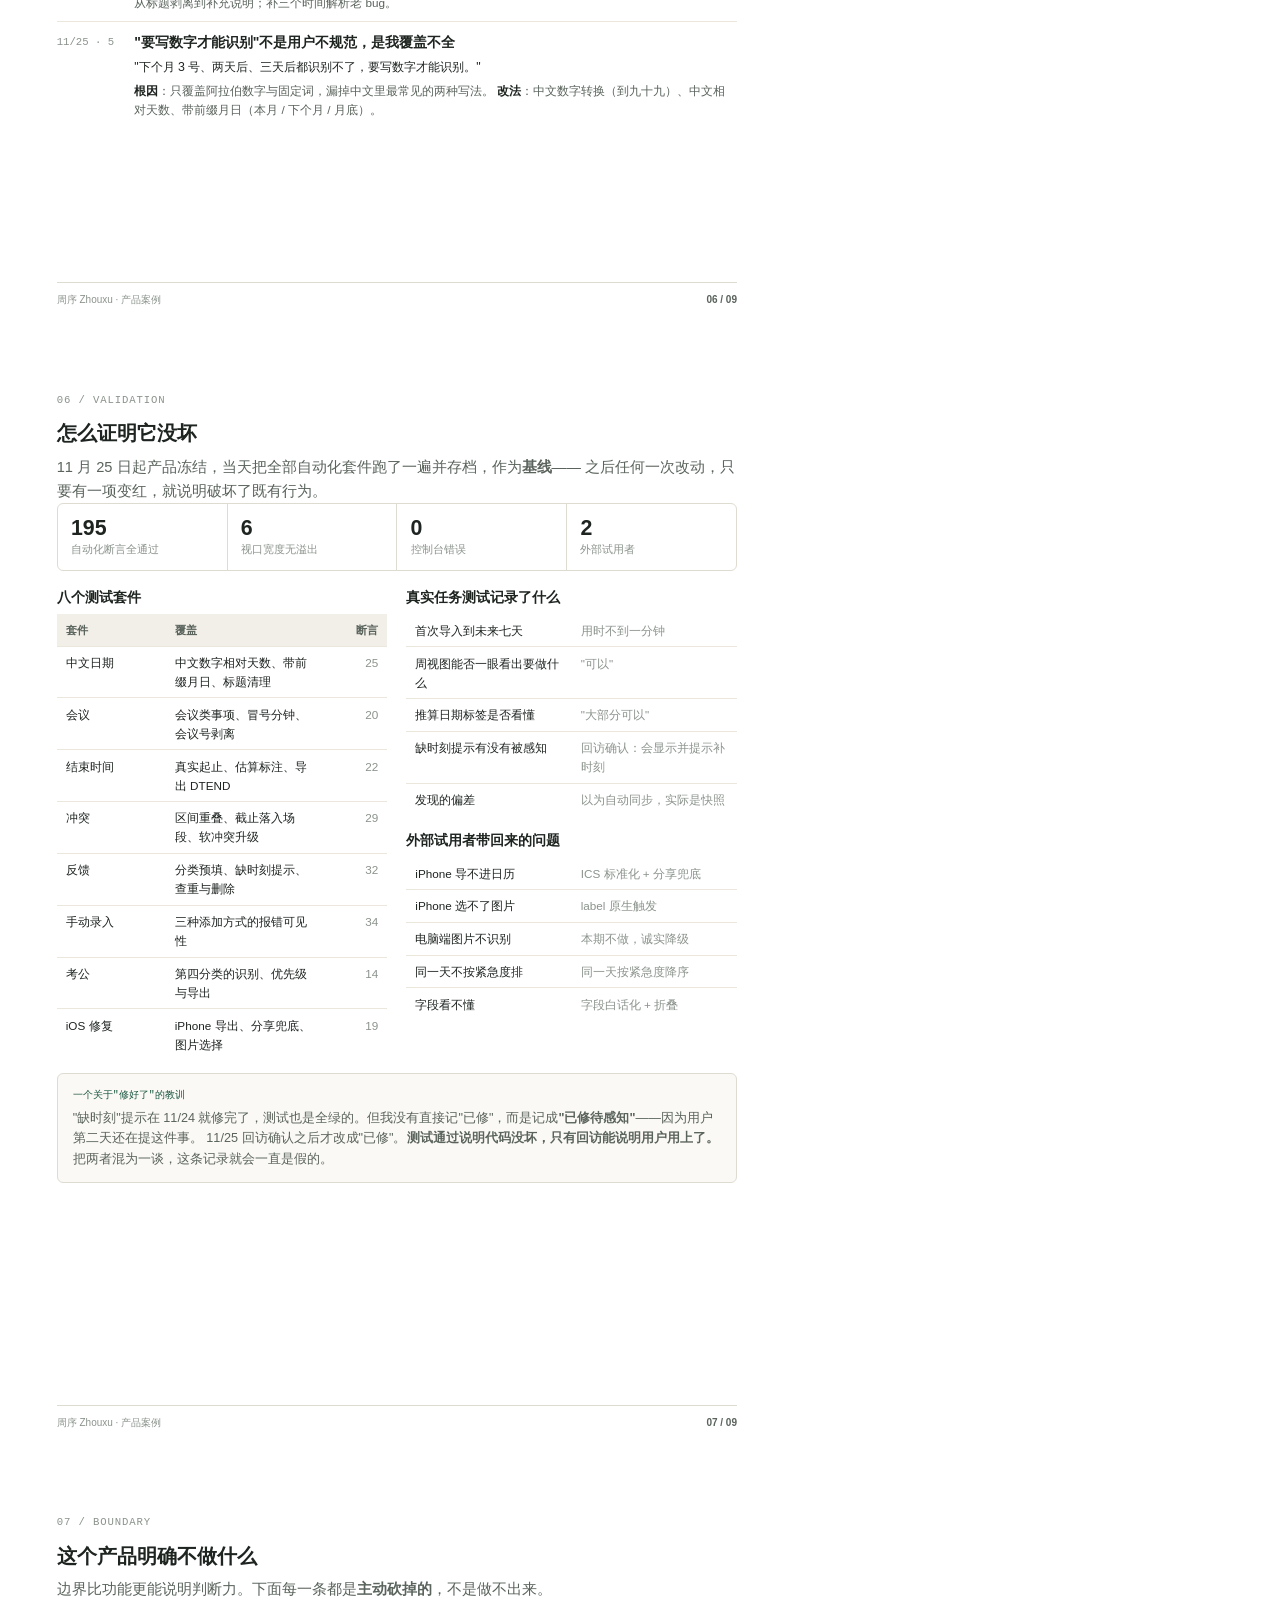
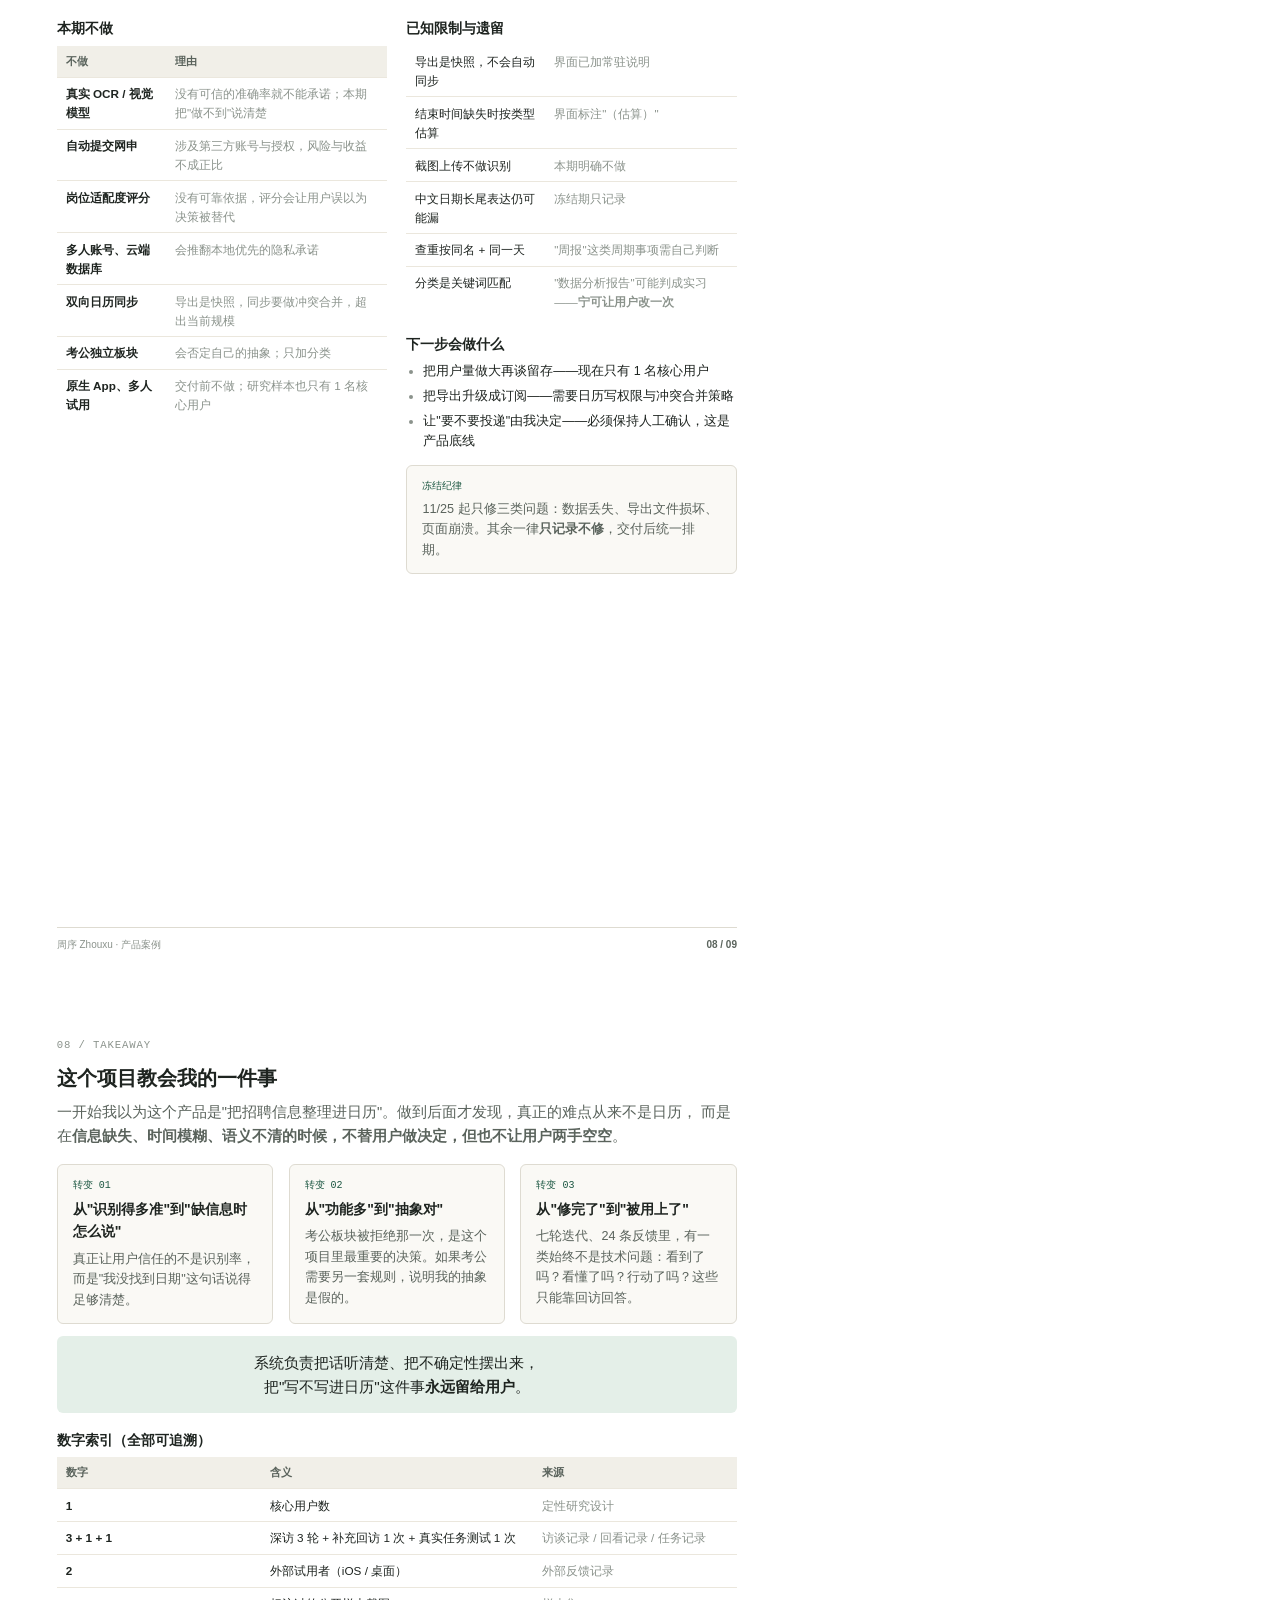
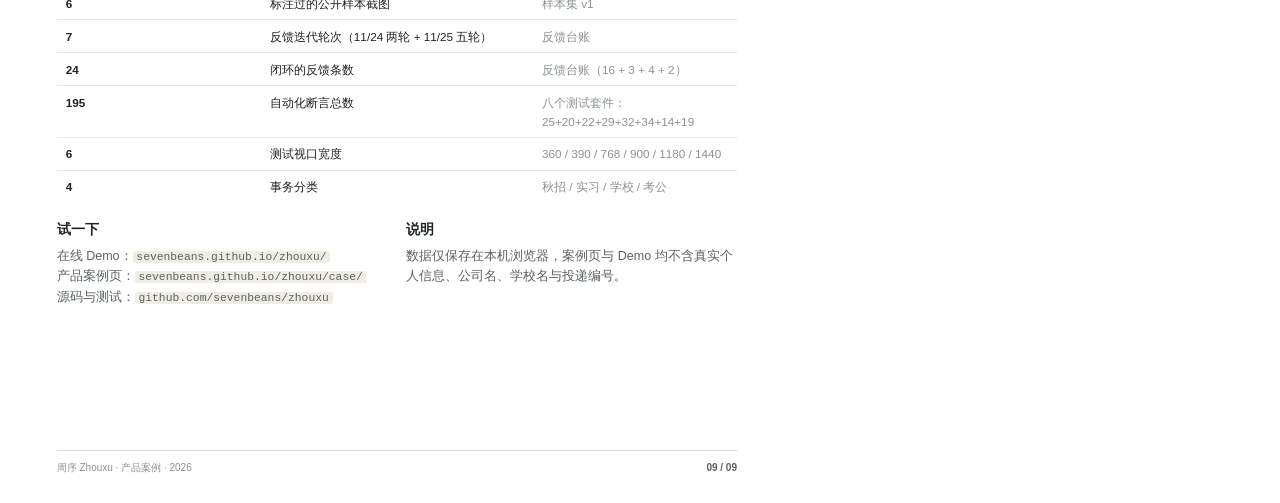
<file: docs/case/print/case-pack.html>
<!doctype html>
<html lang="zh-CN">
  <head>
    <meta charset="UTF-8" />
    <title>周序 Zhouxu · 产品案例</title>
    <link rel="stylesheet" href="./case-pack.css" />
  </head>
  <body>
    <section class="page cover">
      <div class="brand">
        <div class="mark">周</div>
        <b>周序 Zhouxu</b>
        <span>／ 产品案例 · 2026</span>
      </div>
      <p class="kicker">Product Case · 个人项目</p>
      <h1>周序 Zhouxu<span class="latin">未来七天行动计划</span></h1>
      <p class="lede">
        求职学生的节点散落在公众号推文、群聊截图、邮件和脑子里。
        我做了一个把<b>截止时间、具体下一步、紧急程度、当前进度</b>合成一页的工具，
        并且坚持<b>日期永远由人确认</b>。
      </p>
      <div class="facts">
        <div class="fact"><div class="v">195</div><div class="l">项自动化断言全部通过</div></div>
        <div class="fact"><div class="v">7 轮</div><div class="l">反馈迭代（5 轮在一天内）</div></div>
        <div class="fact"><div class="v">4 类</div><div class="l">秋招 / 实习 / 学校 / 考公</div></div>
        <div class="fact"><div class="v">24 条</div><div class="l">用户反馈全部闭环</div></div>
      </div>
      <p class="lede tight" style="margin-top: 6mm;">
        可交互 Web 原型（本地优先，无后端），支持粘贴文本与手动录入，
        产出未来七天视图、冲突并排比较与 <b>.ics 导出</b>到手机日历。
      </p>
      <div class="scope">
        <b>研究口径</b>：1 名核心用户（3 轮深访 + 1 次补充回访 + 1 次真实任务测试），
        另有 2 位外部试用者完成 iOS / 桌面跨端走查。
        <b>本文不写</b>市场验证、识别准确率、留存率与效率提升——这些数据一个都没有测过。
      </div>
      <figure class="hero-shot">
        <img src="../img/hero-week.png" alt="未来七天视图" />
      </figure>
      <div class="foot">
        在线 Demo：<code>sevenbeans.github.io/zhouxu/</code><br />
        产品案例页：<code>sevenbeans.github.io/zhouxu/case/</code><br />
        源码与测试：<code>github.com/sevenbeans/zhouxu</code> · 2026-11
      </div>
    </section>

    <section class="page">
      <p class="kicker">01 / Problem</p>
      <h2>不是"没有日历"，是没有任何地方能回答"这周我要做什么"</h2>
      <p class="lede">
        校招平台、企业官网、公众号、群聊、邮件、浏览器收藏夹，每个渠道只放一部分信息。
        <b>没有任何一个地方同时知道截止时间、你要做的下一步、它有多急、你现在走到哪了。</b>
      </p>
      <blockquote class="quote">
        "都只是记在脑子里，很混乱。"
        <cite>核心用户，第三次访谈，描述当前的信息管理方式</cite>
      </blockquote>
      <div class="cols3">
        <div class="card">
          <div class="idx">失效点 01</div>
          <h3>日期靠人脑推算</h3>
          <p>
            看到"周四下午 2 点笔试"，得自己算周几、算几号、算还剩几天。
            他试过日历和表格，放弃的理由是"太麻烦，而且我不知道要怎么导入手机日历"。
          </p>
        </div>
        <div class="card">
          <div class="idx">失效点 02</div>
          <h3>撞车时没有决策依据</h3>
          <p>
            中国移动和农业银行的笔试撞在同一时刻，他"凭感觉"选了一个，
            事后说"其实我并不知道哪个岗位更适合我"。他缺的不是提醒，是并排比较的信息。
          </p>
        </div>
        <div class="card">
          <div class="idx">失效点 03</div>
          <h3>提醒看到了也不行动</h3>
          <p>
            截止前三天提醒，用户看完"因为当时有别的事"就放下了。
            所以需要的不是更多提醒，而是<b>更早、更集中的一次规划</b>。
          </p>
        </div>
      </div>
      <div style="margin-top: 6mm;">
        <h3>三个失效点对应的三个设计目标</h3>
        <table>
          <thead>
            <tr><th style="width: 28%;">失效点</th><th style="width: 32%;">产品目标</th><th>最终做法</th></tr>
          </thead>
          <tbody>
            <tr>
              <td>日期靠人脑推算</td>
              <td>把推算交给系统，但保留依据</td>
              <td>相对日期自动推算，原文与推算依据并排，全部由人确认</td>
            </tr>
            <tr>
              <td>撞车没有决策依据</td>
              <td>把两件事的上下文放在一起</td>
              <td>冲突页并排显示两个事项，占用时段、截止时刻与岗位上下文</td>
            </tr>
            <tr>
              <td>提醒看到了也不行动</td>
              <td>把一周摊开让人自己排序</td>
              <td>未来七天视图按紧急度排序，并给出"最先要做的一件事"</td>
            </tr>
          </tbody>
        </table>
      </div>
      <div class="folio"><span>周序 Zhouxu · 产品案例</span><b>02 / 09</b></div>
    </section>

    <section class="page">
      <p class="kicker">02 / Research</p>
      <h2>1 名核心用户 + 2 位外部试用者，样本不大，所以口径很紧</h2>
      <p class="lede">
        这是一个<b>定性研究</b>，不是市场验证。样本量小，所以我把每个数字都钉在可追溯的记录上，
        并且明确写出哪些结论<b>不成立</b>。
      </p>
      <table>
        <thead>
          <tr><th style="width: 24%;">方法</th><th style="width: 19%;">规模</th><th>拿到什么</th></tr>
        </thead>
        <tbody>
          <tr><td><b>文字深访</b></td><td>3 轮</td><td style="color: var(--ink-soft);">还原最近一次投递的完整流程、信息渠道、记录方式与每一步耗时</td></tr>
          <tr><td><b>补充回访</b></td><td>1 次</td><td style="color: var(--ink-soft);">追问"3 天也会忘"是提醒没看到，还是看到后没行动</td></tr>
          <tr><td><b>真实任务测试</b></td><td>1 名用户 · 1 次</td><td style="color: var(--ink-soft);">首次导入、七日视图理解、冲突比较，记录确认耗时与修改字段</td></tr>
          <tr><td><b>跨端走查</b></td><td>2 位外部试用者</td><td style="color: var(--ink-soft);">iOS 与桌面各一轮，收集 iPhone 日历导入、图文识别、字段可理解性问题</td></tr>
          <tr><td><b>样本集</b></td><td>6 张公开截图</td><td style="color: var(--ink-soft);">标注日期原文与唯一判断规则，分明确 / 只有发布日期 / 未找到日期三类</td></tr>
        </tbody>
      </table>
      <div class="cols" style="margin-top: 5mm; align-items: start;">
        <div class="col">
          <h3>唯一被明确验证的成功标准</h3>
          <blockquote class="quote">
            "我能明确知道未来一周的所有规划。"
            <cite>试用结束时的原话</cite>
          </blockquote>
          <p class="muted" style="font-size: 9.2pt;">
            这句话后来成了周视图的验收基准，<b>而不是我自拟的功能清单</b>。
          </p>
        </div>
        <div class="col">
          <h3>样本集里最重要的一条规则</h3>
          <table>
            <thead>
              <tr><th style="width: 36%;">日期状态</th><th>处理</th></tr>
            </thead>
            <tbody>
              <tr><td>明确日期</td><td>进入七日视图</td></tr>
              <tr><td>只有发布日期</td><td><b>不当作截止日</b>，标为"只有发布日期"</td></tr>
              <tr><td>未找到日期</td><td>不编造，标"未找到日期"并给出回源动作</td></tr>
            </tbody>
          </table>
          <p class="muted" style="font-size: 9.2pt; margin-top: 2.5mm;">
            边界样本：某岗位页写着"毕业时间 2027 年，招聘截止 2026.12.31"——
            <b>毕业年份不是截止日期</b>，专门用来拦住"看起来像日期的日期"。
          </p>
        </div>
      </div>
      <div class="card" style="margin-top: 4mm;">
        <div class="idx">我不说的三句话</div>
        <p>
          不说"经过市场验证"（没有做过多用户定量调研）·
          不说"识别准确率 X%"（本期根本没有视觉模型）·
          不说"效率提升 X%"（没有做过对照实验）
        </p>
      </div>
      <div class="folio"><span>周序 Zhouxu · 产品案例</span><b>03 / 09</b></div>
    </section>

    <section class="page">
      <p class="kicker">03 / Solution (1)</p>
      <h2>核心决定：先分清"要人到场"和"要交东西"</h2>
      <p class="lede">
        第一版我把所有时刻都当成"截止时间"，结果"明天晚上 8 点腾讯会议汇报 5002"的 20:00
        被填进了截止时间字段。<b>根因是我按事项叫什么判断语义。</b>
        改正后只问一件事：<b>这件事是不是要求人到场。</b>
      </p>
      <div class="model">
        <div>
          <h3><span class="dot attend"></span>要人到场 · 占一段时段</h3>
          <p>登记<b>开始时刻</b>，可选真实结束时刻。冲突时按区间重叠判定。</p>
          <ul>
            <li><b>笔试</b> <span>09:30–11:00（公告写明的真实起止）</span></li>
            <li><b>面试</b> <span>14:30 开始，未填结束时间则按 60 分钟估算并标注</span></li>
            <li><b>会议</b> <span>20:00 开始，会议号单独存进补充说明</span></li>
            <li><b>答辩 / 宣讲 / 组会</b> <span>同一套规则</span></li>
          </ul>
        </div>
        <div>
          <h3><span class="dot deliver"></span>要交东西 · 只占那一刻</h3>
          <p>登记<b>截止时刻</b>，前面不铺准备窗口。冲突时按时刻落点判定。</p>
          <ul>
            <li><b>网申</b> <span>提交那一刻</span></li>
            <li><b>课程作业</b> <span>23:59 截止</span></li>
            <li><b>实习交付</b> <span>18:00 交付</span></li>
            <li><b>报名截止</b> <span>同一套规则</span></li>
          </ul>
        </div>
      </div>
      <h3>冲突判定：三条规则，而不是"时刻相等"</h3>
      <p class="muted" style="font-size: 9.4pt;">
        用户给过我一条很精确的纠错："面试、考试登记的是开始时间，往后推时长；交作业、实习交付记的是 DDL，只用登记最后时刻，前面的提醒不用算。"
      </p>
      <ol style="font-size: 9.4pt; margin: 0 0 4mm; padding-left: 5mm;">
        <li>两个占用区间相交</li>
        <li>一个截止时点落在另一个的占用区间里</li>
        <li>两个截止时点落在同一时刻</li>
      </ol>
      <figure style="margin: 0;">
        <img class="shot" src="../img/conflict-desktop.png" alt="冲突并排比较页" />
        <figcaption class="shot-cap">
          冲突页：把两件事的上下文并排放在一起。标题直接写成"15:00 落在 14:30–15:30 里"——
          让用户看到自己被哪段时间占住。这条规则来自真实纠错："我 3 点不能结束我的面试，这两个事情也不会标记冲突"。
        </figcaption>
      </figure>
      <div class="folio"><span>周序 Zhouxu · 产品案例</span><b>04 / 09</b></div>
    </section>

    <section class="page">
      <p class="kicker">04 / Solution (2)</p>
      <h2>三条不妥协的设计原则</h2>
      <div class="cols" style="align-items: start;">
        <div class="col">
          <div class="card" style="margin-bottom: 3.5mm;">
            <div class="idx">原则 01</div>
            <h3>日期永远人工确认</h3>
            <p>原始信息与确认结果并排展示，日期不会静默猜测。用户输入"周四产品经理面试"时给的是：</p>
          </div>
          <blockquote class="quote" style="font-size: 9.2pt;">
            <b>原文依据</b>　周四产品经理面试<br />
            <b>日期推算依据</b>　原文只写了周四，按本周周四计算，若当天已过则顺延到下周（原文匹配「周四」）<br />
            这是按原文推算的结果，请确认是否正确。
          </blockquote>
          <p class="muted" style="font-size: 9.2pt;">
            并且<b>推算依据与用户手改的日期同时保留</b>：用户把 12/3 改成 11/26，界面会写明"你已手动改为 11/26 周四，原文推算的是 12/3 周四"。
          </p>
          <div class="card" style="margin-bottom: 3.5mm;">
            <div class="idx">原则 02</div>
            <h3>缺信息就说缺信息</h3>
            <p>
              截止日期缺失就标"未找到日期"；只有发布日期就明说只有发布日期；
              结束时间没填就写"结束时间没填，按 60 分钟估算"；
              截图上传明确写"本版本不会自动识别图片文字"，并给出"截图 → 长按复制文字 → 粘贴"的替代路径。
              <b>用户反馈里最贵的成本就是"我以为它能"。</b>
            </p>
          </div>
          <div class="card">
            <div class="idx">原则 03</div>
            <h3>本地优先，不上传</h3>
            <p>
              数据只存在本机浏览器，可一键清空。求职场景涉及公司与个人隐私，
              "数据不出本机"本身就是产品承诺，而不是技术妥协的借口。
            </p>
          </div>
        </div>
        <div class="col">
          <figure style="margin: 0 0 4mm;">
            <img class="shot" src="../img/review-phone.png" alt="确认页：原文依据与推算依据并排" />
            <figcaption class="shot-cap">
              确认页：原文依据、推算依据、日期与时刻并排，用户逐项确认后才进入七日视图。
            </figcaption>
          </figure>
          <figure style="margin: 0;">
            <img class="shot" src="../img/export-ios.png" alt="iPhone 导出日历指引" />
            <figcaption class="shot-cap">
              iPhone 导出指引。日历 App 本身没有"导入"按钮，必须从文件或邮件里打开 .ics——
              这段指引是第一轮修复 iPhone 导不进日历时补的。
            </figcaption>
          </figure>
        </div>
      </div>
      <div class="folio"><span>周序 Zhouxu · 产品案例</span><b>05 / 09</b></div>
    </section>

    <section class="page">
      <p class="kicker">05 / Iterations</p>
      <h2>七轮迭代，每一轮都是模型被打脸</h2>
      <p class="lede tight">
        真正的收获不是修了多少 bug，而是每一次都<b>推翻了一条我原本以为对的规则</b>。
        累计 7 轮，其中 5 轮集中在 11 月 25 日一天之内。
      </p>
      <div class="rounds">
        <div class="round">
          <div class="no">11/24 · 1</div>
          <div class="body">
            <h3>把"能用"变成"说得清"（六条一起改）</h3>
            <p class="say">"输入交作业后下拉框还是实习的内容，分类和进度都要自己选。"</p>
            <p class="fix">
              <b>根因</b>：分类与进度是硬编码默认值，不读原文；"具体下一步"是写死的字符串。
              <b>改法</b>：加原文推断并预填、让文案由分类 × 日期动态生成、补裸星期解析、加缺时刻提示、加软冲突区块、加查重与删除。
            </p>
          </div>
        </div>
        <div class="round">
          <div class="no">11/24 · 2</div>
          <div class="body">
            <h3>一个真缺陷：手动录入"提交没反应"</h3>
            <p class="say">"手动录入提交没反应，是不能用吗，收件箱也没有。"</p>
            <p class="fix">
              <b>根因</b>：<code>&lt;dialog&gt;</code> 进入浏览器 top layer，<code>z-index</code> 对它无效，错误提示被整块遮住——用户看到的是"点了没反应"。
              <b>改法</b>：提示条按弹窗路由、弹窗内改顶部通栏、错误落到具体字段并标红、焦点移到出错框。
            </p>
          </div>
        </div>
        <div class="round">
          <div class="no">11/25 · 1</div>
          <div class="body">
            <h3>导出到手机日历，比想象中难</h3>
            <p class="say">"iphone 这个文件格式导不进日历（下载下来也不行，在日历里也没有导进入口）。"</p>
            <p class="fix">
              <b>根因</b>：一半是 iOS 日历本身没有导入按钮，一半是我的 ICS 不合 RFC 5545（DTSTAMP 用本地时间、超长行没折行、文件名是中文）。
              <b>改法</b>：按 RFC 标准化 +「分享给我自己」兜底 + 平台化指引。
            </p>
          </div>
        </div>
        <div class="round">
          <div class="no">11/25 · 2</div>
          <div class="body">
            <h3>试用者建议加考公板块，我拒绝了</h3>
            <p class="say">"有其他人建议想加一个考公板块。"</p>
            <p class="fix">
              <b>判断</b>：痛点同构、词汇不同、模型相同，值得接但不做板块。
              <b>决策</b>：做成独立板块等于承认"我的抽象只是秋招规则换了个名字"。
              <b>改法</b>：只加第四个分类，考公词优先于通用词。顺带修掉"实验报告"被误判为实习的老 bug。
            </p>
          </div>
        </div>
        <div class="round">
          <div class="no">11/25 · 3</div>
          <div class="body">
            <h3>公告写明的结束时间，是事实不是估算</h3>
            <p class="say">"考试这个事物，为什么只会有一个截止日期，考试也是有时间的。"</p>
            <p class="fix">
              <b>根因</b>：笔试面试的时长是系统猜的（90 / 60 分钟）。
              <b>改法</b>：加真实结束时间字段，填了就不再显示时长下拉。
              <b>连带 bug</b>：导出的 DTEND 一直硬编码 +1 小时，界面写 11:00、日历里却是 10:30。
            </p>
          </div>
        </div>
        <div class="round">
          <div class="no">11/25 · 4</div>
          <div class="body">
            <h3>我按名字判语义，用户按事情判语义</h3>
            <p class="say">"明天晚上 8 点腾讯会议汇报 5002，截止时间给我推的 20:00，这应该是会议开始时间。"</p>
            <p class="fix">
              <b>根因</b>：我维护了一张固定状态列表，会议不在里面，于是被当成"要交东西"。
              <b>改法</b>：改为按到场语义判定；会议号从标题剥离到补充说明；补三个时间解析老 bug。
            </p>
          </div>
        </div>
        <div class="round">
          <div class="no">11/25 · 5</div>
          <div class="body">
            <h3>"要写数字才能识别"不是用户不规范，是我覆盖不全</h3>
            <p class="say">"下个月 3 号、两天后、三天后都识别不了，要写数字才能识别。"</p>
            <p class="fix">
              <b>根因</b>：只覆盖阿拉伯数字与固定词，漏掉中文里最常见的两种写法。
              <b>改法</b>：中文数字转换（到九十九）、中文相对天数、带前缀月日（本月 / 下个月 / 月底）。
            </p>
          </div>
        </div>
      </div>
      <div class="folio"><span>周序 Zhouxu · 产品案例</span><b>06 / 09</b></div>
    </section>

    <section class="page">
      <p class="kicker">06 / Validation</p>
      <h2>怎么证明它没坏</h2>
      <p class="lede tight">
        11 月 25 日起产品冻结，当天把全部自动化套件跑了一遍并存档，作为<b>基线</b>——
        之后任何一次改动，只要有一项变红，就说明破坏了既有行为。
      </p>
      <div class="metrics">
        <div class="metric"><div class="v">195</div><div class="l">自动化断言全通过</div></div>
        <div class="metric"><div class="v">6</div><div class="l">视口宽度无溢出</div></div>
        <div class="metric"><div class="v">0</div><div class="l">控制台错误</div></div>
        <div class="metric"><div class="v">2</div><div class="l">外部试用者</div></div>
      </div>
      <div class="cols" style="align-items: start;">
        <div class="col">
          <h3>八个测试套件</h3>
          <table class="index">
            <thead>
              <tr><th>套件</th><th style="width: 44%;">覆盖</th><th style="width: 17%; text-align: right;">断言</th></tr>
            </thead>
            <tbody>
              <tr><td>中文日期</td><td>中文数字相对天数、带前缀月日、标题清理</td><td style="text-align: right;">25</td></tr>
              <tr><td>会议</td><td>会议类事项、冒号分钟、会议号剥离</td><td style="text-align: right;">20</td></tr>
              <tr><td>结束时间</td><td>真实起止、估算标注、导出 DTEND</td><td style="text-align: right;">22</td></tr>
              <tr><td>冲突</td><td>区间重叠、截止落入场段、软冲突升级</td><td style="text-align: right;">29</td></tr>
              <tr><td>反馈</td><td>分类预填、缺时刻提示、查重与删除</td><td style="text-align: right;">32</td></tr>
              <tr><td>手动录入</td><td>三种添加方式的报错可见性</td><td style="text-align: right;">34</td></tr>
              <tr><td>考公</td><td>第四分类的识别、优先级与导出</td><td style="text-align: right;">14</td></tr>
              <tr><td>iOS 修复</td><td>iPhone 导出、分享兜底、图片选择</td><td style="text-align: right;">19</td></tr>
            </tbody>
          </table>
        </div>
        <div class="col">
          <h3>真实任务测试记录了什么</h3>
          <table class="index">
            <tbody>
              <tr><td style="width: 50%;">首次导入到未来七天</td><td>用时不到一分钟</td></tr>
              <tr><td>周视图能否一眼看出要做什么</td><td>"可以"</td></tr>
              <tr><td>推算日期标签是否看懂</td><td>"大部分可以"</td></tr>
              <tr><td>缺时刻提示有没有被感知</td><td>回访确认：会显示并提示补时刻</td></tr>
              <tr><td>发现的偏差</td><td>以为自动同步，实际是快照</td></tr>
            </tbody>
          </table>
          <h3 style="margin-top: 3.5mm;">外部试用者带回来的问题</h3>
          <table class="index">
            <tbody>
              <tr><td style="width: 50%;">iPhone 导不进日历</td><td>ICS 标准化 + 分享兜底</td></tr>
              <tr><td>iPhone 选不了图片</td><td>label 原生触发</td></tr>
              <tr><td>电脑端图片不识别</td><td>本期不做，诚实降级</td></tr>
              <tr><td>同一天不按紧急度排</td><td>同一天按紧急度降序</td></tr>
              <tr><td>字段看不懂</td><td>字段白话化 + 折叠</td></tr>
            </tbody>
          </table>
        </div>
      </div>
      <div class="card" style="margin-top: 3.5mm;">
        <div class="idx">一个关于"修好了"的教训</div>
        <p>
          "缺时刻"提示在 11/24 就修完了，测试也是全绿的。但我没有直接记"已修"，而是记成<b>"已修待感知"</b>——因为用户第二天还在提这件事。
          11/25 回访确认之后才改成"已修"。<b>测试通过说明代码没坏，只有回访能说明用户用上了。</b>把两者混为一谈，这条记录就会一直是假的。
        </p>
      </div>
      <div class="folio"><span>周序 Zhouxu · 产品案例</span><b>07 / 09</b></div>
    </section>

    <section class="page">
      <p class="kicker">07 / Boundary</p>
      <h2>这个产品明确不做什么</h2>
      <p class="lede">
        边界比功能更能说明判断力。下面每一条都是<b>主动砍掉的</b>，不是做不出来。
      </p>
      <div class="cols" style="align-items: start;">
        <div class="col">
          <h3>本期不做</h3>
          <table class="index">
            <thead>
              <tr><th style="width: 33%;">不做</th><th>理由</th></tr>
            </thead>
            <tbody>
              <tr><td><b>真实 OCR / 视觉模型</b></td><td>没有可信的准确率就不能承诺；本期把"做不到"说清楚</td></tr>
              <tr><td><b>自动提交网申</b></td><td>涉及第三方账号与授权，风险与收益不成正比</td></tr>
              <tr><td><b>岗位适配度评分</b></td><td>没有可靠依据，评分会让用户误以为决策被替代</td></tr>
              <tr><td><b>多人账号、云端数据库</b></td><td>会推翻本地优先的隐私承诺</td></tr>
              <tr><td><b>双向日历同步</b></td><td>导出是快照，同步要做冲突合并，超出当前规模</td></tr>
              <tr><td><b>考公独立板块</b></td><td>会否定自己的抽象；只加分类</td></tr>
              <tr><td><b>原生 App、多人试用</b></td><td>交付前不做；研究样本也只有 1 名核心用户</td></tr>
            </tbody>
          </table>
        </div>
        <div class="col">
          <h3>已知限制与遗留</h3>
          <table class="index">
            <tbody>
              <tr><td style="width: 42%;">导出是快照，不会自动同步</td><td>界面已加常驻说明</td></tr>
              <tr><td>结束时间缺失时按类型估算</td><td>界面标注"（估算）"</td></tr>
              <tr><td>截图上传不做识别</td><td>本期明确不做</td></tr>
              <tr><td>中文日期长尾表达仍可能漏</td><td>冻结期只记录</td></tr>
              <tr><td>查重按同名 + 同一天</td><td>"周报"这类周期事项需自己判断</td></tr>
              <tr><td>分类是关键词匹配</td><td>"数据分析报告"可能判成实习——<b>宁可让用户改一次</b></td></tr>
            </tbody>
          </table>
          <h3 style="margin-top: 4mm;">下一步会做什么</h3>
          <ul style="font-size: 9.4pt;">
            <li>把用户量做大再谈留存——现在只有 1 名核心用户</li>
            <li>把导出升级成订阅——需要日历写权限与冲突合并策略</li>
            <li>让"要不要投递"由我决定——必须保持人工确认，这是产品底线</li>
          </ul>
          <div class="card" style="margin-top: 3.5mm;">
            <div class="idx">冻结纪律</div>
            <p>11/25 起只修三类问题：数据丢失、导出文件损坏、页面崩溃。其余一律<b>只记录不修</b>，交付后统一排期。</p>
          </div>
        </div>
      </div>
      <div class="folio"><span>周序 Zhouxu · 产品案例</span><b>08 / 09</b></div>
    </section>

    <section class="page">
      <p class="kicker">08 / Takeaway</p>
      <h2>这个项目教会我的一件事</h2>
      <p class="lede">
        一开始我以为这个产品是"把招聘信息整理进日历"。做到后面才发现，真正的难点从来不是日历，
        而是在<b>信息缺失、时间模糊、语义不清的时候，不替用户做决定，但也不让用户两手空空</b>。
      </p>
      <div class="cols3">
        <div class="card">
          <div class="idx">转变 01</div>
          <h3>从"识别得多准"到"缺信息时怎么说"</h3>
          <p>真正让用户信任的不是识别率，而是"我没找到日期"这句话说得足够清楚。</p>
        </div>
        <div class="card">
          <div class="idx">转变 02</div>
          <h3>从"功能多"到"抽象对"</h3>
          <p>考公板块被拒绝那一次，是这个项目里最重要的决策。如果考公需要另一套规则，说明我的抽象是假的。</p>
        </div>
        <div class="card">
          <div class="idx">转变 03</div>
          <h3>从"修完了"到"被用上了"</h3>
          <p>七轮迭代、24 条反馈里，有一类始终不是技术问题：看到了吗？看懂了吗？行动了吗？这些只能靠回访回答。</p>
        </div>
      </div>
      <div class="rule">
        系统负责把话听清楚、把不确定性摆出来，<br />把"写不写进日历"这件事<b>永远留给用户</b>。
      </div>
      <h3 style="margin-top: 4mm;">数字索引（全部可追溯）</h3>
      <table class="index">
        <thead>
          <tr><th style="width: 15%;">数字</th><th style="width: 40%;">含义</th><th>来源</th></tr>
        </thead>
        <tbody>
          <tr><td><b>1</b></td><td>核心用户数</td><td>定性研究设计</td></tr>
          <tr><td><b>3 + 1 + 1</b></td><td>深访 3 轮 + 补充回访 1 次 + 真实任务测试 1 次</td><td>访谈记录 / 回看记录 / 任务记录</td></tr>
          <tr><td><b>2</b></td><td>外部试用者（iOS / 桌面）</td><td>外部反馈记录</td></tr>
          <tr><td><b>6</b></td><td>标注过的公开样本截图</td><td>样本集 v1</td></tr>
          <tr><td><b>7</b></td><td>反馈迭代轮次（11/24 两轮 + 11/25 五轮）</td><td>反馈台账</td></tr>
          <tr><td><b>24</b></td><td>闭环的反馈条数</td><td>反馈台账（16 + 3 + 4 + 2）</td></tr>
          <tr><td><b>195</b></td><td>自动化断言总数</td><td>八个测试套件：25+20+22+29+32+34+14+19</td></tr>
          <tr><td><b>6</b></td><td>测试视口宽度</td><td>360 / 390 / 768 / 900 / 1180 / 1440</td></tr>
          <tr><td><b>4</b></td><td>事务分类</td><td>秋招 / 实习 / 学校 / 考公</td></tr>
        </tbody>
      </table>
      <div class="cols" style="margin-top: 4mm;">
        <div class="col">
          <h3>试一下</h3>
          <p class="muted" style="font-size: 9.4pt;">
            在线 Demo：<code>sevenbeans.github.io/zhouxu/</code><br />
            产品案例页：<code>sevenbeans.github.io/zhouxu/case/</code><br />
            源码与测试：<code>github.com/sevenbeans/zhouxu</code>
          </p>
        </div>
        <div class="col">
          <h3>说明</h3>
          <p class="muted" style="font-size: 9.4pt;">
            数据仅保存在本机浏览器，案例页与 Demo 均不含真实个人信息、公司名、学校名与投递编号。
          </p>
        </div>
      </div>
      <div class="folio"><span>周序 Zhouxu · 产品案例 · 2026</span><b>09 / 09</b></div>
    </section>
  </body>
</html>
</file>
<file: deploy/styles.css>
:root {
  --ink: #1e2420;
  --ink-soft: #5f6861;
  --ink-faint: #8d958e;
  --paper: #f6f4ee;
  --panel: #fffdf8;
  --line: #dedbd1;
  --line-soft: #ece8de;
  --accent: #277257;
  --accent-deep: #1f5b45;
  --accent-soft: #e4efe8;
  --warning: #a06d17;
  --warning-soft: #f8edd2;
  --danger: #a84a3c;
  --danger-soft: #fae9e4;
  --blue: #3b6389;
  --blue-soft: #e7edf4;
  --shadow: 0 10px 30px rgba(46, 53, 46, 0.07);
  --radius: 10px;
  --radius-sm: 6px;
  --sans: "Avenir Next", "PingFang SC", "Hiragino Sans GB", "Microsoft YaHei", sans-serif;
  --mono: "SFMono-Regular", "Cascadia Code", "Roboto Mono", monospace;
}

* {
  box-sizing: border-box;
}

html {
  min-width: 320px;
  background: var(--paper);
}

body {
  margin: 0;
  color: var(--ink);
  background: var(--paper);
  font-family: var(--sans);
  font-size: 14px;
  line-height: 1.55;
}

button,
input,
select,
textarea {
  font: inherit;
}

button {
  cursor: pointer;
}

a {
  color: var(--accent-deep);
}

.app-shell {
  min-height: 100vh;
  display: grid;
  grid-template-columns: 242px minmax(0, 1fr);
}

.sidebar {
  position: sticky;
  top: 0;
  height: 100vh;
  padding: 26px 16px 18px;
  display: flex;
  flex-direction: column;
  border-right: 1px solid var(--line);
  background: #f0eee7;
}

.brand {
  display: flex;
  align-items: center;
  gap: 10px;
  padding: 0 10px;
}

.brand-mark {
  width: 34px;
  height: 34px;
  display: grid;
  place-items: center;
  color: #fffdf8;
  background: var(--accent);
  border-radius: 8px;
  font-weight: 700;
  font-size: 17px;
}

.brand-name {
  font-weight: 700;
  font-size: 17px;
  letter-spacing: 0.04em;
}

.brand-subtitle {
  color: var(--ink-soft);
  font-size: 11px;
}

.nav-list {
  margin-top: 34px;
  display: grid;
  gap: 5px;
}

.nav-item {
  width: 100%;
  padding: 10px 10px;
  display: grid;
  grid-template-columns: 24px minmax(0, 1fr) auto;
  align-items: center;
  gap: 8px;
  color: var(--ink-soft);
  background: transparent;
  border: 1px solid transparent;
  border-radius: var(--radius-sm);
  text-align: left;
  transition: 0.18s ease;
}

.nav-item:hover {
  color: var(--ink);
  background: #ebe7dc;
}

.nav-item.active {
  color: var(--accent-deep);
  background: var(--panel);
  border-color: var(--line);
  box-shadow: var(--shadow);
}

.nav-icon {
  width: 24px;
  height: 24px;
  display: grid;
  place-items: center;
  color: inherit;
  background: var(--accent-soft);
  border-radius: 5px;
  font-size: 11px;
  font-weight: 700;
}

.nav-count {
  min-width: 20px;
  padding: 0 5px;
  color: var(--ink-soft);
  background: #e7e3d8;
  border-radius: 999px;
  font-size: 11px;
  text-align: center;
}

.nav-count.warn {
  color: var(--warning);
  background: var(--warning-soft);
}

.nav-count.danger {
  color: var(--danger);
  background: var(--danger-soft);
}

.sidebar-footer {
  margin-top: auto;
  padding: 14px 10px 0;
  border-top: 1px solid var(--line);
}

.privacy-note {
  display: flex;
  align-items: center;
  gap: 7px;
  color: var(--ink-soft);
  font-size: 11px;
}

.privacy-dot {
  width: 7px;
  height: 7px;
  border-radius: 50%;
  background: var(--accent);
}

.text-button {
  margin-top: 10px;
  padding: 0;
  color: var(--ink-soft);
  background: transparent;
  border: none;
  font-size: 11px;
  text-decoration: underline;
  text-underline-offset: 3px;
}

.main-content {
  min-width: 0;
  padding: 30px 34px 48px;
}

.topbar {
  display: flex;
  flex-wrap: wrap;
  align-items: flex-start;
  justify-content: space-between;
  gap: 18px 24px;
  margin-bottom: 30px;
}

.export-note {
  flex: 0 0 100%;
  margin: 0;
  color: var(--ink-faint);
  font-size: 11px;
  text-align: right;
}

.eyebrow,
.section-kicker {
  margin: 0 0 7px;
  color: var(--ink-faint);
  font-family: var(--mono);
  font-size: 10px;
  font-weight: 600;
  letter-spacing: 0.08em;
}

.topbar h1 {
  margin: 0;
  font-size: 31px;
  font-weight: 650;
  letter-spacing: 0;
}

.view-subtitle {
  max-width: 520px;
  margin: 6px 0 0;
  color: var(--ink-soft);
}

.topbar-actions {
  display: flex;
  align-items: center;
  gap: 9px;
  padding-top: 2px;
}

.today-chip {
  margin-right: 4px;
  color: var(--ink-soft);
  font-size: 12px;
  white-space: nowrap;
}

.button {
  min-height: 36px;
  padding: 7px 13px;
  border-radius: var(--radius-sm);
  border: 1px solid transparent;
  font-weight: 600;
  font-size: 12px;
  transition: 0.16s ease;
}

.button:hover {
  transform: translateY(-1px);
}

.button.primary {
  color: #fff;
  background: var(--accent);
}

.button.primary:hover {
  background: var(--accent-deep);
}

.button.secondary {
  color: var(--ink);
  background: var(--panel);
  border-color: var(--line);
}

.button.secondary:hover {
  border-color: var(--ink-faint);
}

.button.ghost {
  color: var(--ink-soft);
  background: transparent;
  border-color: var(--line);
}

.button.small {
  min-height: 30px;
  padding: 5px 9px;
  font-size: 11px;
}

.view {
  display: none;
}

.view.active {
  display: block;
  animation: view-in 0.22s ease;
}

@keyframes view-in {
  from {
    opacity: 0;
    transform: translateY(3px);
  }
  to {
    opacity: 1;
    transform: translateY(0);
  }
}

.summary-strip {
  min-height: 166px;
  display: flex;
  justify-content: space-between;
  gap: 30px;
  padding: 24px 27px;
  background: #e7ece4;
  border: 1px solid #d4ded4;
  border-radius: var(--radius);
}

.summary-main {
  max-width: 600px;
}

.summary-main h2 {
  margin: 0;
  font-size: 23px;
  font-weight: 650;
}

.summary-main p:last-child {
  margin: 9px 0 0;
  color: var(--ink-soft);
}

.summary-metrics {
  min-width: 330px;
  display: grid;
  grid-template-columns: repeat(3, 1fr);
  align-self: end;
  border-left: 1px solid #ccd7cc;
}

.metric {
  padding-left: 18px;
}

.metric-label {
  display: block;
  color: var(--ink-soft);
  font-size: 11px;
}

.metric strong {
  display: inline-block;
  margin-top: 2px;
  font-size: 28px;
  font-weight: 650;
}

.metric-unit {
  margin-left: 3px;
  color: var(--ink-soft);
  font-size: 11px;
}

.workspace-grid {
  margin-top: 18px;
  display: grid;
  grid-template-columns: minmax(0, 1fr) 286px;
  gap: 18px;
  align-items: start;
}

.panel {
  background: var(--panel);
  border: 1px solid var(--line);
  border-radius: var(--radius);
  box-shadow: var(--shadow);
}

.schedule-panel,
.inbox-panel {
  overflow: hidden;
}

.panel-heading {
  display: flex;
  justify-content: space-between;
  align-items: flex-start;
  gap: 16px;
  padding: 20px 22px 17px;
  border-bottom: 1px solid var(--line-soft);
}

.panel-heading.compact {
  padding: 18px 18px 14px;
}

.panel-heading h2 {
  margin: 0;
  font-size: 16px;
  font-weight: 650;
}

.filter-row {
  display: flex;
  flex-wrap: wrap;
  gap: 6px;
}

.filter-button {
  padding: 5px 9px;
  color: var(--ink-soft);
  background: transparent;
  border: 1px solid var(--line);
  border-radius: 999px;
  font-size: 11px;
}

.filter-button.active {
  color: var(--accent-deep);
  background: var(--accent-soft);
  border-color: #bad4c4;
}

.day-list {
  padding: 5px 0;
}

.day-row {
  display: grid;
  grid-template-columns: 78px minmax(0, 1fr);
  gap: 17px;
  padding: 17px 22px;
  border-bottom: 1px solid var(--line-soft);
}

.day-row:last-child {
  border-bottom: none;
}

.day-stamp {
  padding-top: 2px;
}

.day-week {
  color: var(--ink-faint);
  font-family: var(--mono);
  font-size: 10px;
}

.day-number {
  display: block;
  margin-top: 1px;
  font-size: 21px;
  font-weight: 650;
  line-height: 1.15;
}

.day-month {
  color: var(--ink-soft);
  font-size: 10px;
}

.event-list {
  display: grid;
  gap: 9px;
}

.event-card {
  position: relative;
  display: grid;
  grid-template-columns: 4px minmax(0, 1fr) auto;
  gap: 12px;
  align-items: start;
  padding: 12px 13px 12px 0;
  background: #fffefa;
  border: 1px solid var(--line-soft);
  border-radius: var(--radius-sm);
}

.event-card:hover {
  border-color: #cfd6cd;
}

.event-category {
  align-self: stretch;
  border-radius: 3px;
  background: var(--accent);
}

.event-category.internship {
  background: var(--blue);
}

.event-category.school {
  background: #7b704a;
}

.event-main {
  min-width: 0;
}

.event-title-row {
  display: flex;
  align-items: flex-start;
  gap: 7px;
  flex-wrap: wrap;
}

.event-title {
  margin: 0;
  font-size: 13px;
  font-weight: 650;
}

.tag {
  display: inline-flex;
  align-items: center;
  gap: 4px;
  padding: 2px 6px;
  color: var(--ink-soft);
  background: #f2f0e9;
  border-radius: 4px;
  font-size: 10px;
  line-height: 1.4;
}

.tag.category-recruiting {
  color: var(--accent-deep);
  background: var(--accent-soft);
}

.tag.category-internship {
  color: var(--blue);
  background: var(--blue-soft);
}

.tag.category-school {
  color: #6b5f38;
  background: #f1eddf;
}

.tag.priority-high {
  color: var(--danger);
  background: var(--danger-soft);
}

.tag.priority-medium {
  color: var(--warning);
  background: var(--warning-soft);
}

.tag.priority-low {
  color: var(--ink-soft);
  background: #efeee9;
}

.tag.pending {
  color: var(--warning);
  background: var(--warning-soft);
}

.event-action {
  margin: 5px 0 0;
  color: var(--ink-soft);
  font-size: 11px;
}

.event-deadline {
  margin-top: 7px;
  display: flex;
  align-items: center;
  gap: 5px;
  color: var(--ink-faint);
  font-family: var(--mono);
  font-size: 10px;
}

.event-time {
  min-width: 94px;
  padding-top: 2px;
  color: var(--ink-soft);
  font-family: var(--mono);
  font-size: 10px;
  text-align: right;
}

.event-status {
  display: block;
  margin-top: 4px;
  color: var(--ink-faint);
  font-size: 10px;
}

.event-edit {
  position: absolute;
  top: 7px;
  right: 7px;
  padding: 2px 4px;
  color: var(--ink-faint);
  background: transparent;
  border: none;
  opacity: 0;
  font-size: 10px;
}

.event-card:hover .event-edit {
  opacity: 1;
}

.side-stack {
  display: grid;
  gap: 18px;
}

.focus-panel,
.progress-panel {
  overflow: hidden;
}

.next-action-card {
  padding: 18px;
}

.next-action-label {
  color: var(--accent-deep);
  font-family: var(--mono);
  font-size: 10px;
}

.next-action-card h3 {
  margin: 8px 0 6px;
  font-size: 17px;
  font-weight: 650;
  line-height: 1.35;
}

.next-action-card p {
  margin: 0;
  color: var(--ink-soft);
  font-size: 12px;
}

.next-action-meta {
  margin-top: 15px;
  padding-top: 12px;
  display: flex;
  justify-content: space-between;
  gap: 10px;
  border-top: 1px solid var(--line-soft);
  color: var(--ink-faint);
  font-size: 10px;
}

.pipeline-summary {
  padding: 3px 18px 18px;
}

.pipeline-row {
  padding: 9px 0;
  display: flex;
  justify-content: space-between;
  gap: 12px;
  border-bottom: 1px solid var(--line-soft);
  color: var(--ink-soft);
  font-size: 12px;
}

.pipeline-row:last-child {
  border-bottom: none;
}

.pipeline-row strong {
  color: var(--ink);
  font-size: 12px;
}

.inbox-layout {
  display: grid;
  grid-template-columns: minmax(320px, 0.9fr) minmax(380px, 1.1fr);
  gap: 18px;
  align-items: start;
}

.inbox-list {
  padding: 4px 20px 20px;
}

.inbox-item {
  width: 100%;
  display: grid;
  grid-template-columns: 8px minmax(0, 1fr) auto;
  gap: 11px;
  align-items: start;
  padding: 15px 4px;
  color: var(--ink);
  background: transparent;
  border: none;
  border-bottom: 1px solid var(--line-soft);
  text-align: left;
}

.inbox-item:hover,
.inbox-item.selected {
  background: #fbf8ee;
}

.inbox-item:last-child {
  border-bottom: none;
}

.status-dot {
  width: 8px;
  height: 8px;
  display: inline-block;
  border-radius: 50%;
}

.status-dot.draft {
  background: var(--warning);
}

.status-dot.confirmed {
  background: var(--accent);
}

.reset-link {
  margin-top: 6px;
  padding: 0;
  color: var(--danger);
  background: transparent;
  border: none;
  font-size: 10px;
  text-decoration: underline;
  text-underline-offset: 3px;
}

.inbox-item-title {
  display: block;
  font-size: 13px;
  font-weight: 650;
}

.inbox-item-meta {
  display: block;
  margin-top: 4px;
  color: var(--ink-soft);
  font-size: 11px;
}

.inbox-arrow {
  padding-top: 2px;
  color: var(--ink-faint);
  font-size: 15px;
}

.legend-row {
  display: flex;
  align-items: center;
  gap: 5px;
  color: var(--ink-faint);
  font-size: 10px;
}

.legend-row .status-dot {
  margin-left: 4px;
}

.review-panel {
  min-height: 500px;
}

.empty-state {
  padding: 52px 26px;
  color: var(--ink-soft);
  text-align: center;
}

.empty-state.compact {
  padding: 66px 26px;
}

.empty-mark {
  width: 38px;
  height: 38px;
  margin: 0 auto 13px;
  display: grid;
  place-items: center;
  color: var(--accent);
  background: var(--accent-soft);
  border-radius: 9px;
  font-weight: 700;
}

.empty-state h3 {
  margin: 0;
  color: var(--ink);
  font-size: 15px;
}

.empty-state p {
  max-width: 330px;
  margin: 7px auto 0;
  font-size: 12px;
}

.review-form {
  padding: 19px 20px 21px;
}

.hidden {
  display: none !important;
}

.source-block {
  margin-bottom: 17px;
  padding: 13px;
  background: #f5f2e9;
  border: 1px solid #e6e0d2;
  border-radius: var(--radius-sm);
}

.source-label {
  color: var(--ink-faint);
  font-family: var(--mono);
  font-size: 10px;
}

.source-block p {
  margin: 5px 0 0;
  color: var(--ink-soft);
  font-family: var(--mono);
  font-size: 11px;
  word-break: break-word;
}

.review-image-wrap {
  margin-top: 9px;
  overflow: hidden;
  background: #fffefa;
  border: 1px solid var(--line);
  border-radius: 5px;
}

.review-image-wrap img {
  width: 100%;
  max-height: 260px;
  display: block;
  object-fit: contain;
  object-position: top;
}

.source-link {
  display: inline-block;
  margin-top: 7px;
  font-size: 11px;
}

.field {
  display: grid;
  gap: 5px;
  margin-bottom: 12px;
}

.field > span {
  color: var(--ink-soft);
  font-size: 11px;
}

.field input,
.field select,
.field textarea {
  width: 100%;
  padding: 9px 10px;
  color: var(--ink);
  background: #fffefa;
  border: 1px solid var(--line);
  border-radius: 5px;
  outline: none;
}

.field textarea {
  resize: vertical;
}

.field input:focus,
.field select:focus,
.field textarea:focus {
  border-color: var(--accent);
  box-shadow: 0 0 0 3px rgba(39, 114, 87, 0.11);
}

.field-grid {
  display: grid;
  grid-template-columns: 1fr 1fr;
  gap: 10px;
}

.review-actions {
  margin-top: 18px;
  display: flex;
  justify-content: flex-end;
  gap: 8px;
}

.conflict-banner {
  display: flex;
  align-items: flex-start;
  justify-content: space-between;
  gap: 20px;
  padding: 19px 22px;
  background: var(--danger-soft);
  border: 1px solid #e9c9c0;
  border-radius: var(--radius);
}

.conflict-banner h2 {
  margin: 0;
  color: #78352b;
  font-size: 17px;
}

.conflict-banner p {
  margin: 4px 0 0;
  color: #8a554b;
  font-size: 12px;
}

.conflict-groups {
  margin-top: 17px;
  display: grid;
  gap: 18px;
}

.conflict-group {
  padding: 19px;
  background: var(--panel);
  border: 1px solid var(--line);
  border-radius: var(--radius);
  box-shadow: var(--shadow);
}

.conflict-group-heading {
  display: flex;
  align-items: flex-start;
  justify-content: space-between;
  gap: 15px;
  padding-bottom: 14px;
  border-bottom: 1px solid var(--line-soft);
}

.conflict-group-heading h3 {
  margin: 0;
  font-size: 15px;
}

.conflict-group-heading p {
  margin: 4px 0 0;
  color: var(--ink-soft);
  font-size: 11px;
}

.compare-grid {
  margin-top: 15px;
  display: grid;
  grid-template-columns: 1fr 1fr;
  gap: 12px;
}

.compare-card {
  padding: 15px;
  background: #fffefa;
  border: 1px solid var(--line);
  border-radius: var(--radius-sm);
}

.compare-card.selected {
  border-color: var(--accent);
  box-shadow: 0 0 0 2px rgba(39, 114, 87, 0.09);
}

.compare-card-top {
  display: flex;
  align-items: flex-start;
  justify-content: space-between;
  gap: 10px;
}

.compare-card h4 {
  margin: 0;
  font-size: 14px;
}

.compare-meta {
  margin-top: 5px;
  color: var(--ink-soft);
  font-size: 11px;
}

.compare-facts {
  margin: 13px 0 0;
  display: grid;
  gap: 7px;
}

.compare-fact {
  display: grid;
  grid-template-columns: 58px minmax(0, 1fr);
  gap: 8px;
  color: var(--ink-soft);
  font-size: 11px;
}

.compare-fact dt {
  color: var(--ink-faint);
}

.compare-fact dd {
  margin: 0;
}

.compare-actions {
  margin-top: 14px;
  display: flex;
  gap: 7px;
}

.capture-dialog {
  width: min(680px, calc(100vw - 30px));
  max-height: calc(100vh - 30px);
  padding: 0;
  color: var(--ink);
  background: var(--panel);
  border: 1px solid var(--line);
  border-radius: 12px;
  box-shadow: 0 24px 80px rgba(22, 30, 23, 0.2);
}

.confirm-dialog {
  width: min(420px, calc(100vw - 30px));
  padding: 0;
  color: var(--ink);
  background: var(--panel);
  border: 1px solid var(--line);
  border-radius: 12px;
  box-shadow: 0 24px 80px rgba(22, 30, 23, 0.2);
}

.confirm-dialog::backdrop {
  background: rgba(24, 29, 25, 0.36);
  backdrop-filter: blur(2px);
}

.confirm-shell {
  padding: 24px;
}

.confirm-shell h2 {
  margin: 0;
  font-size: 20px;
}

.confirm-shell > p:not(.section-kicker) {
  margin: 8px 0 0;
  color: var(--ink-soft);
  font-size: 12px;
}

.confirm-actions {
  margin-top: 22px;
  display: flex;
  justify-content: flex-end;
  gap: 8px;
}

.capture-dialog::backdrop {
  background: rgba(24, 29, 25, 0.36);
  backdrop-filter: blur(2px);
}

.dialog-shell {
  max-height: calc(100vh - 30px);
  overflow: auto;
}

.dialog-header {
  display: flex;
  justify-content: space-between;
  gap: 18px;
  padding: 22px 24px 16px;
}

.dialog-header h2 {
  margin: 0;
  font-size: 20px;
}

.dialog-header p:last-child {
  margin: 5px 0 0;
  color: var(--ink-soft);
  font-size: 11px;
}

.icon-button {
  width: 30px;
  height: 30px;
  color: var(--ink-soft);
  background: transparent;
  border: 1px solid var(--line);
  border-radius: 5px;
  font-size: 20px;
  line-height: 1;
}

.capture-tabs {
  display: flex;
  gap: 4px;
  padding: 0 24px;
  border-bottom: 1px solid var(--line-soft);
}

.capture-tab {
  padding: 9px 11px 10px;
  color: var(--ink-soft);
  background: transparent;
  border: none;
  border-bottom: 2px solid transparent;
  font-size: 12px;
}

.capture-tab.active {
  color: var(--accent-deep);
  border-bottom-color: var(--accent);
}

.capture-mode {
  display: none;
  padding: 18px 24px 8px;
}

.capture-mode.active {
  display: block;
}

.dropzone {
  min-height: 160px;
  padding: 24px;
  display: flex;
  flex-direction: column;
  align-items: center;
  justify-content: center;
  gap: 4px;
  color: var(--ink-soft);
  background: #f8f5ed;
  border: 1px dashed #bbbfb1;
  border-radius: var(--radius-sm);
  text-align: center;
}

.dropzone:hover {
  border-color: var(--accent);
  background: var(--accent-soft);
}

.dropzone strong {
  color: var(--ink);
  font-size: 13px;
}

.dropzone span:last-child {
  font-size: 11px;
}

.drop-mark {
  color: var(--accent);
  font-size: 28px;
  line-height: 1;
}

.image-preview {
  padding: 15px;
  background: #f5f2e9;
  border-radius: var(--radius-sm);
}

.image-preview img {
  width: 100%;
  max-height: 300px;
  object-fit: contain;
  border-radius: 4px;
}

.field-help {
  margin: 8px 0 12px;
  color: var(--ink-faint);
  font-size: 11px;
}

.sample-list {
  display: grid;
  gap: 8px;
}

.sample-option {
  display: grid;
  grid-template-columns: 82px minmax(0, 1fr);
  gap: 11px;
  align-items: center;
  padding: 9px 10px;
  color: var(--ink);
  background: #fffefa;
  border: 1px solid var(--line);
  border-radius: var(--radius-sm);
  text-align: left;
}

.sample-option:hover {
  border-color: var(--accent);
}

.sample-option img,
.sample-placeholder {
  width: 82px;
  height: 58px;
  object-fit: cover;
  object-position: top;
  background: var(--paper);
  border: 1px solid var(--line-soft);
  border-radius: 4px;
}

.sample-placeholder {
  display: grid;
  place-items: center;
  color: var(--accent-deep);
  background: var(--accent-soft);
  font-size: 20px;
  font-weight: 700;
}

.sample-placeholder.conflict {
  color: var(--danger);
  background: var(--danger-soft);
}

.sample-copy {
  min-width: 0;
  display: grid;
  grid-template-columns: auto minmax(0, 1fr);
  gap: 4px 9px;
  align-items: center;
}

.sample-option strong {
  font-size: 12px;
  overflow-wrap: anywhere;
}

.sample-copy > span:last-child {
  grid-column: 1 / -1;
  color: var(--ink-soft);
  font-size: 11px;
}

.sample-status {
  padding: 2px 6px;
  border-radius: 4px;
  font-size: 10px;
}

.sample-status.explicit {
  color: var(--accent-deep);
  background: var(--accent-soft);
}

.sample-status.published {
  color: var(--blue);
  background: var(--blue-soft);
}

.sample-status.missing {
  color: var(--warning);
  background: var(--warning-soft);
}

.sample-status.no-schedule {
  color: var(--blue);
  background: var(--blue-soft);
}

.sample-status.conflict {
  color: var(--danger);
  background: var(--danger-soft);
}

.unscheduled-panel {
  overflow: hidden;
}

.unscheduled-list {
  padding: 3px 14px 14px;
}

.unscheduled-item {
  width: 100%;
  padding: 10px 4px;
  display: grid;
  grid-template-columns: auto minmax(0, 1fr);
  gap: 4px 8px;
  color: var(--ink);
  background: transparent;
  border: none;
  border-bottom: 1px solid var(--line-soft);
  text-align: left;
}

.unscheduled-item:last-child {
  border-bottom: none;
}

.unscheduled-item:hover {
  background: #fbf8ee;
}

.unscheduled-item strong {
  min-width: 0;
  overflow: hidden;
  font-size: 12px;
  text-overflow: ellipsis;
  white-space: nowrap;
}

.unscheduled-item > span:last-child {
  grid-column: 2;
  color: var(--ink-soft);
  font-size: 10px;
}

.unscheduled-state {
  padding: 1px 5px;
  color: var(--blue);
  background: var(--blue-soft);
  border-radius: 3px;
  font-size: 9px;
  white-space: nowrap;
}

.unscheduled-state.follow {
  color: var(--warning);
  background: var(--warning-soft);
}

.unscheduled-state.later {
  color: var(--accent-deep);
  background: var(--accent-soft);
}

.unscheduled-item.later strong {
  color: var(--ink);
}

.tag.inferred {
  color: var(--accent-deep);
  background: var(--accent-soft);
}

.inference-block {
  margin-bottom: 17px;
  padding: 13px;
  background: var(--accent-soft);
  border: 1px solid #c3dbcd;
  border-radius: var(--radius-sm);
}

.inference-block p {
  margin: 5px 0 0;
  color: var(--accent-deep);
  font-size: 12px;
}

.inference-hint {
  display: block;
  margin-top: 6px;
  color: var(--ink-soft);
  font-size: 11px;
}

.unscheduled-empty {
  padding: 5px 4px 14px;
}

.unscheduled-empty p {
  margin: 0;
  color: var(--ink);
  font-size: 12px;
}

.unscheduled-empty span {
  display: block;
  margin-top: 3px;
  color: var(--ink-faint);
  font-size: 10px;
}

.dialog-footer {
  display: flex;
  justify-content: space-between;
  align-items: center;
  gap: 15px;
  padding: 16px 24px 20px;
  border-top: 1px solid var(--line-soft);
}

.dialog-footnote {
  color: var(--ink-faint);
  font-size: 10px;
}

.toast {
  position: fixed;
  left: 50%;
  bottom: 25px;
  z-index: 20;
  padding: 9px 14px;
  color: #fff;
  background: #26312a;
  border-radius: 6px;
  box-shadow: var(--shadow);
  font-size: 12px;
  opacity: 0;
  pointer-events: none;
  transform: translate(-50%, 8px);
  transition: 0.2s ease;
}

.toast.show {
  opacity: 1;
  transform: translate(-50%, 0);
}

@media (max-width: 1080px) {
  .app-shell {
    grid-template-columns: 210px minmax(0, 1fr);
  }

  .main-content {
    padding: 25px 24px 42px;
  }

  .workspace-grid {
    grid-template-columns: minmax(0, 1fr) 250px;
  }

  .inbox-layout {
    grid-template-columns: 1fr;
  }
}

@media (max-width: 820px) {
  .app-shell {
    display: block;
  }

  .sidebar {
    position: static;
    height: auto;
    padding: 13px 17px;
    border-right: none;
    border-bottom: 1px solid var(--line);
  }

  .brand-subtitle,
  .sidebar-footer {
    display: none;
  }

  .nav-list {
    margin-top: 12px;
    display: flex;
    overflow-x: auto;
  }

  .nav-item {
    width: auto;
    flex: 0 0 auto;
  }

  .main-content {
    padding: 20px 16px 36px;
  }

  .topbar {
    display: block;
    margin-bottom: 20px;
  }

  .topbar-actions {
    margin-top: 15px;
    flex-wrap: wrap;
  }

  .today-chip {
    width: 100%;
  }

  .summary-strip {
    display: block;
    padding: 19px;
  }

  .summary-metrics {
    min-width: 0;
    margin-top: 20px;
    padding-top: 15px;
    border-top: 1px solid #ccd7cc;
    border-left: none;
  }

  .workspace-grid {
    grid-template-columns: 1fr;
  }

  .side-stack {
    grid-template-columns: 1fr 1fr;
  }

  .compare-grid {
    grid-template-columns: 1fr;
  }
}

@media (max-width: 520px) {
  .export-note {
    text-align: left;
  }

  .nav-list {
    display: grid;
    grid-template-columns: repeat(3, 1fr);
    gap: 6px;
    overflow-x: visible;
  }

  .nav-item {
    position: relative;
    width: auto;
    grid-template-columns: 1fr;
    grid-template-rows: auto auto;
    justify-items: center;
    align-content: center;
    gap: 5px;
    padding: 9px 4px;
    font-size: 12px;
    text-align: center;
  }

  .nav-item .nav-count {
    position: absolute;
    top: 3px;
    right: 5px;
    min-width: 16px;
    padding: 0 4px;
    font-size: 10px;
  }

  .main-content,
  .summary-strip,
  .panel,
  .panel-heading,
  .review-form,
  .capture-dialog,
  .dialog-header,
  .dialog-footer {
    min-width: 0;
  }

  .topbar-actions {
    align-items: stretch;
  }

  .summary-strip {
    align-items: stretch;
  }

  .summary-metrics {
    width: 100%;
  }

  .metric {
    min-width: 0;
    padding-left: 10px;
  }

  .panel-heading .tag {
    margin-top: 8px;
  }

  .event-title-row,
  .event-action,
  .event-deadline,
  .compare-fact dd,
  .source-block p {
    overflow-wrap: anywhere;
  }

  .field-grid {
    grid-template-columns: 1fr;
  }

  .topbar h1 {
    font-size: 26px;
  }

  .topbar-actions .button {
    flex: 1;
  }

  .summary-main h2 {
    font-size: 20px;
  }

  .side-stack {
    grid-template-columns: 1fr;
  }

  .panel-heading {
    display: block;
    padding: 17px 16px 14px;
  }

  .filter-row {
    margin-top: 11px;
  }

  .day-row {
    grid-template-columns: 56px minmax(0, 1fr);
    gap: 9px;
    padding: 15px 13px;
  }

  .event-card {
    grid-template-columns: 4px minmax(0, 1fr);
    gap: 9px;
  }

  .event-time {
    grid-column: 2;
    min-width: 0;
    margin-top: -3px;
    text-align: left;
  }

  .event-edit {
    opacity: 1;
  }

  .capture-tabs {
    padding: 0 16px;
    overflow-x: auto;
  }

  .capture-tab {
    flex: 0 0 auto;
  }

  .capture-mode,
  .dialog-header,
  .dialog-footer {
    padding-right: 16px;
    padding-left: 16px;
  }

  .dialog-footer {
    display: grid;
  }

  .dialog-footer .button {
    width: 100%;
  }

  .sample-option {
    grid-template-columns: 62px minmax(0, 1fr);
  }

  .sample-option img,
  .sample-placeholder {
    width: 62px;
    height: 52px;
  }

  .compare-card-top,
  .conflict-group-heading,
  .conflict-banner {
    display: block;
  }

  .compare-card-top .tag,
  .conflict-group-heading .tag,
  .conflict-banner .button {
    display: inline-flex;
    margin-top: 9px;
  }

  .inbox-list {
    padding-left: 14px;
    padding-right: 14px;
  }

  .review-form {
    padding: 15px;
  }

  .field-grid {
    grid-template-columns: 1fr;
    gap: 0;
  }

  .conflict-banner {
    display: block;
  }

  .conflict-banner .button {
    margin-top: 13px;
  }

  .dialog-header {
    padding: 18px 16px 13px;
  }

  .capture-tabs {
    padding: 0 16px;
    overflow-x: auto;
  }

  .capture-mode {
    padding: 16px 16px 7px;
  }

  .dialog-footer {
    padding: 14px 16px 16px;
    display: block;
  }

  .dialog-footer .button {
    width: 100%;
    margin-top: 10px;
  }
}
</file>
<file: docs/styles.css>
:root {
  --ink: #1e2420;
  --ink-soft: #5f6861;
  --ink-faint: #8d958e;
  --paper: #f6f4ee;
  --panel: #fffdf8;
  --line: #dedbd1;
  --line-soft: #ece8de;
  --accent: #277257;
  --accent-deep: #1f5b45;
  --accent-soft: #e4efe8;
  --warning: #a06d17;
  --warning-soft: #f8edd2;
  --danger: #a84a3c;
  --danger-soft: #fae9e4;
  --blue: #3b6389;
  --blue-soft: #e7edf4;
  --shadow: 0 10px 30px rgba(46, 53, 46, 0.07);
  --radius: 10px;
  --radius-sm: 6px;
  --sans: "Avenir Next", "PingFang SC", "Hiragino Sans GB", "Microsoft YaHei", sans-serif;
  --mono: "SFMono-Regular", "Cascadia Code", "Roboto Mono", monospace;
}

* {
  box-sizing: border-box;
}

html {
  min-width: 320px;
  background: var(--paper);
}

body {
  margin: 0;
  color: var(--ink);
  background: var(--paper);
  font-family: var(--sans);
  font-size: 14px;
  line-height: 1.55;
}

button,
input,
select,
textarea {
  font: inherit;
}

button {
  cursor: pointer;
}

a {
  color: var(--accent-deep);
}

.app-shell {
  min-height: 100vh;
  display: grid;
  grid-template-columns: 242px minmax(0, 1fr);
}

.sidebar {
  position: sticky;
  top: 0;
  height: 100vh;
  padding: 26px 16px 18px;
  display: flex;
  flex-direction: column;
  border-right: 1px solid var(--line);
  background: #f0eee7;
}

.brand {
  display: flex;
  align-items: center;
  gap: 10px;
  padding: 0 10px;
}

.brand-mark {
  width: 34px;
  height: 34px;
  display: grid;
  place-items: center;
  color: #fffdf8;
  background: var(--accent);
  border-radius: 8px;
  font-weight: 700;
  font-size: 17px;
}

.brand-name {
  font-weight: 700;
  font-size: 17px;
  letter-spacing: 0.04em;
}

.brand-subtitle {
  color: var(--ink-soft);
  font-size: 11px;
}

.nav-list {
  margin-top: 34px;
  display: grid;
  gap: 5px;
}

.nav-item {
  width: 100%;
  padding: 10px 10px;
  display: grid;
  grid-template-columns: 24px minmax(0, 1fr) auto;
  align-items: center;
  gap: 8px;
  color: var(--ink-soft);
  background: transparent;
  border: 1px solid transparent;
  border-radius: var(--radius-sm);
  text-align: left;
  transition: 0.18s ease;
}

.nav-item:hover {
  color: var(--ink);
  background: #ebe7dc;
}

.nav-item.active {
  color: var(--accent-deep);
  background: var(--panel);
  border-color: var(--line);
  box-shadow: var(--shadow);
}

.nav-icon {
  width: 24px;
  height: 24px;
  display: grid;
  place-items: center;
  color: inherit;
  background: var(--accent-soft);
  border-radius: 5px;
  font-size: 11px;
  font-weight: 700;
}

.nav-count {
  min-width: 20px;
  padding: 0 5px;
  color: var(--ink-soft);
  background: #e7e3d8;
  border-radius: 999px;
  font-size: 11px;
  text-align: center;
}

.nav-count.warn {
  color: var(--warning);
  background: var(--warning-soft);
}

.nav-count.danger {
  color: var(--danger);
  background: var(--danger-soft);
}

.sidebar-footer {
  margin-top: auto;
  padding: 14px 10px 0;
  border-top: 1px solid var(--line);
}

.sidebar-actions {
  display: flex;
  flex-direction: column;
  align-items: flex-start;
  gap: 6px;
}

.label-short {
  display: none;
}

.privacy-note {
  display: flex;
  align-items: center;
  gap: 7px;
  color: var(--ink-soft);
  font-size: 11px;
}

.privacy-dot {
  width: 7px;
  height: 7px;
  border-radius: 50%;
  background: var(--accent);
}

.text-button {
  margin-top: 10px;
  padding: 0;
  color: var(--ink-soft);
  background: transparent;
  border: none;
  font-size: 11px;
  text-decoration: underline;
  text-underline-offset: 3px;
}

.main-content {
  min-width: 0;
  padding: 30px 34px 48px;
}

.topbar {
  display: flex;
  flex-wrap: wrap;
  align-items: flex-start;
  justify-content: space-between;
  gap: 18px 24px;
  margin-bottom: 30px;
}

.export-note {
  flex: 0 0 100%;
  margin: 0;
  color: var(--ink-faint);
  font-size: 11px;
  text-align: right;
}

.export-guide {
  flex: 0 0 100%;
  padding: 12px 14px;
  background: var(--panel);
  border: 1px solid var(--line);
  border-left: 3px solid var(--accent);
  border-radius: 6px;
}

.export-guide-head {
  display: flex;
  align-items: baseline;
  justify-content: space-between;
  gap: 12px;
}

.export-guide-head strong {
  font-size: 13px;
}

.export-guide .link-button {
  padding: 0;
  color: var(--ink-faint);
  background: transparent;
  border: none;
  font-size: 11px;
  text-decoration: underline;
  text-underline-offset: 3px;
  cursor: pointer;
}

.export-guide-actions {
  display: inline-flex;
  align-items: center;
  gap: 12px;
}

.export-guide ol {
  margin: 8px 0 0;
  padding-left: 18px;
  color: var(--ink-soft);
  font-size: 12px;
  line-height: 1.7;
}

.eyebrow,
.section-kicker {
  margin: 0 0 7px;
  color: var(--ink-faint);
  font-family: var(--mono);
  font-size: 10px;
  font-weight: 600;
  letter-spacing: 0.08em;
}

.topbar h1 {
  margin: 0;
  font-size: 31px;
  font-weight: 650;
  letter-spacing: 0;
}

.view-subtitle {
  max-width: 520px;
  margin: 6px 0 0;
  color: var(--ink-soft);
}

.topbar-actions {
  display: flex;
  align-items: center;
  gap: 9px;
  padding-top: 2px;
}

.today-chip {
  margin-right: 4px;
  color: var(--ink-soft);
  font-size: 12px;
  white-space: nowrap;
}

.button {
  min-height: 36px;
  padding: 7px 13px;
  border-radius: var(--radius-sm);
  border: 1px solid transparent;
  font-weight: 600;
  font-size: 12px;
  transition: 0.16s ease;
}

.button:hover {
  transform: translateY(-1px);
}

.button.primary {
  color: #fff;
  background: var(--accent);
}

.button.primary:hover {
  background: var(--accent-deep);
}

.button.secondary {
  color: var(--ink);
  background: var(--panel);
  border-color: var(--line);
}

.button.secondary:hover {
  border-color: var(--ink-faint);
}

.button.ghost {
  color: var(--ink-soft);
  background: transparent;
  border-color: var(--line);
}

.button.small {
  min-height: 30px;
  padding: 5px 9px;
  font-size: 11px;
}

.view {
  display: none;
}

.view.active {
  display: block;
  animation: view-in 0.22s ease;
}

@keyframes view-in {
  from {
    opacity: 0;
    transform: translateY(3px);
  }
  to {
    opacity: 1;
    transform: translateY(0);
  }
}

.summary-strip {
  min-height: 166px;
  display: flex;
  justify-content: space-between;
  gap: 30px;
  padding: 24px 27px;
  background: #e7ece4;
  border: 1px solid #d4ded4;
  border-radius: var(--radius);
}

.summary-main {
  max-width: 600px;
}

.summary-main h2 {
  margin: 0;
  font-size: 23px;
  font-weight: 650;
}

.summary-main p:last-child {
  margin: 9px 0 0;
  color: var(--ink-soft);
}

.summary-metrics {
  min-width: 330px;
  display: grid;
  grid-template-columns: repeat(3, 1fr);
  align-self: end;
  border-left: 1px solid #ccd7cc;
}

.metric {
  padding-left: 18px;
}

.metric-label {
  display: block;
  color: var(--ink-soft);
  font-size: 11px;
}

.metric strong {
  display: inline-block;
  margin-top: 2px;
  font-size: 28px;
  font-weight: 650;
}

.metric-unit {
  margin-left: 3px;
  color: var(--ink-soft);
  font-size: 11px;
}

.workspace-grid {
  margin-top: 18px;
  display: grid;
  grid-template-columns: minmax(0, 1fr) 286px;
  gap: 18px;
  align-items: start;
}

.panel {
  background: var(--panel);
  border: 1px solid var(--line);
  border-radius: var(--radius);
  box-shadow: var(--shadow);
}

.schedule-panel,
.inbox-panel {
  overflow: hidden;
}

.panel-heading {
  display: flex;
  justify-content: space-between;
  align-items: flex-start;
  gap: 16px;
  padding: 20px 22px 17px;
  border-bottom: 1px solid var(--line-soft);
}

.panel-heading.compact {
  padding: 18px 18px 14px;
}

.panel-heading h2 {
  margin: 0;
  font-size: 16px;
  font-weight: 650;
}

.filter-row {
  display: flex;
  flex-wrap: wrap;
  gap: 6px;
}

.filter-button {
  padding: 5px 9px;
  color: var(--ink-soft);
  background: transparent;
  border: 1px solid var(--line);
  border-radius: 999px;
  font-size: 11px;
}

.filter-button.active {
  color: var(--accent-deep);
  background: var(--accent-soft);
  border-color: #bad4c4;
}

.day-list {
  padding: 5px 0;
}

.day-row {
  display: grid;
  grid-template-columns: 78px minmax(0, 1fr);
  gap: 17px;
  padding: 17px 22px;
  border-bottom: 1px solid var(--line-soft);
}

.day-row:last-child {
  border-bottom: none;
}

.day-stamp {
  padding-top: 2px;
}

.day-week {
  color: var(--ink-faint);
  font-family: var(--mono);
  font-size: 10px;
}

.day-number {
  display: block;
  margin-top: 1px;
  font-size: 21px;
  font-weight: 650;
  line-height: 1.15;
}

.day-month {
  color: var(--ink-soft);
  font-size: 10px;
}

.event-list {
  display: grid;
  gap: 9px;
}

.event-card {
  position: relative;
  display: grid;
  grid-template-columns: 4px minmax(0, 1fr) auto;
  gap: 12px;
  align-items: start;
  padding: 12px 13px 12px 0;
  background: #fffefa;
  border: 1px solid var(--line-soft);
  border-radius: var(--radius-sm);
}

.event-card:hover {
  border-color: #cfd6cd;
}

.event-category {
  align-self: stretch;
  border-radius: 3px;
  background: var(--accent);
}

.event-category.internship {
  background: var(--blue);
}

.event-category.school {
  background: #7b704a;
}

.event-category.civil {
  background: #8a4b52;
}

.event-main {
  min-width: 0;
}

.event-title-row {
  display: flex;
  align-items: flex-start;
  gap: 7px;
  flex-wrap: wrap;
}

.event-title {
  margin: 0;
  font-size: 13px;
  font-weight: 650;
}

.tag {
  display: inline-flex;
  align-items: center;
  gap: 4px;
  padding: 2px 6px;
  color: var(--ink-soft);
  background: #f2f0e9;
  border-radius: 4px;
  font-size: 10px;
  line-height: 1.4;
}

.tag.category-recruiting {
  color: var(--accent-deep);
  background: var(--accent-soft);
}

.tag.category-internship {
  color: var(--blue);
  background: var(--blue-soft);
}

.tag.category-school {
  color: #6b5f38;
  background: #f1eddf;
}

.tag.category-civil {
  color: #8a4b52;
  background: #f6e6e6;
}

.tag.priority-high {
  color: var(--danger);
  background: var(--danger-soft);
}

.tag.priority-medium {
  color: var(--warning);
  background: var(--warning-soft);
}

.tag.priority-low {
  color: var(--ink-soft);
  background: #efeee9;
}

.tag.pending {
  color: var(--warning);
  background: var(--warning-soft);
}

.tag.need-time {
  color: var(--danger);
  background: var(--danger-soft);
}

.tag.conflict {
  color: #fff;
  background: var(--danger);
}

.tag.crowded {
  color: var(--warning);
  background: var(--warning-soft);
}

.event-action {
  margin: 5px 0 0;
  color: var(--ink-soft);
  font-size: 11px;
}

.event-deadline {
  margin-top: 7px;
  display: flex;
  align-items: center;
  gap: 5px;
  color: var(--ink-faint);
  font-family: var(--mono);
  font-size: 10px;
}

.event-occupancy {
  margin-top: 3px;
  color: var(--ink-soft);
  font-family: var(--mono);
  font-size: 10px;
}

.event-time {
  min-width: 94px;
  padding-top: 2px;
  color: var(--ink-soft);
  font-family: var(--mono);
  font-size: 10px;
  text-align: right;
}

.event-status {
  display: block;
  margin-top: 4px;
  color: var(--ink-faint);
  font-size: 10px;
}

.event-edit {
  position: absolute;
  top: 7px;
  right: 7px;
  padding: 2px 4px;
  color: var(--ink-faint);
  background: transparent;
  border: none;
  opacity: 0;
  font-size: 10px;
}

.event-actions {
  position: absolute;
  top: 7px;
  right: 7px;
  display: flex;
  gap: 6px;
  opacity: 0;
}

.event-actions .event-edit {
  position: static;
}

.event-edit.danger {
  color: var(--danger);
}

.event-card:hover .event-edit {
  opacity: 1;
}

.event-card:hover .event-actions,
.event-card:focus-within .event-actions {
  opacity: 1;
}

.side-stack {
  display: grid;
  gap: 18px;
}

.focus-panel,
.progress-panel {
  overflow: hidden;
}

.next-action-card {
  padding: 18px;
}

.next-action-label {
  color: var(--accent-deep);
  font-family: var(--mono);
  font-size: 10px;
}

.next-action-card h3 {
  margin: 8px 0 6px;
  font-size: 17px;
  font-weight: 650;
  line-height: 1.35;
}

.next-action-card p {
  margin: 0;
  color: var(--ink-soft);
  font-size: 12px;
}

.next-action-meta {
  margin-top: 15px;
  padding-top: 12px;
  display: flex;
  justify-content: space-between;
  gap: 10px;
  border-top: 1px solid var(--line-soft);
  color: var(--ink-faint);
  font-size: 10px;
}

.pipeline-summary {
  padding: 3px 18px 18px;
}

.pipeline-row {
  padding: 9px 0;
  display: flex;
  justify-content: space-between;
  gap: 12px;
  border-bottom: 1px solid var(--line-soft);
  color: var(--ink-soft);
  font-size: 12px;
}

.pipeline-row:last-child {
  border-bottom: none;
}

.pipeline-row strong {
  color: var(--ink);
  font-size: 12px;
}

.inbox-layout {
  display: grid;
  grid-template-columns: minmax(320px, 0.9fr) minmax(380px, 1.1fr);
  gap: 18px;
  align-items: start;
}

.inbox-list {
  padding: 4px 20px 20px;
}

.inbox-item {
  width: 100%;
  display: grid;
  grid-template-columns: 8px minmax(0, 1fr) auto;
  gap: 11px;
  align-items: start;
  padding: 15px 4px;
  color: var(--ink);
  background: transparent;
  border: none;
  border-bottom: 1px solid var(--line-soft);
  text-align: left;
}

.inbox-item:hover,
.inbox-item.selected {
  background: #fbf8ee;
}

.inbox-item:last-child {
  border-bottom: none;
}

.status-dot {
  width: 8px;
  height: 8px;
  display: inline-block;
  border-radius: 50%;
}

.status-dot.draft {
  background: var(--warning);
}

.status-dot.confirmed {
  background: var(--accent);
}

.reset-link {
  margin-top: 6px;
  padding: 0;
  color: var(--danger);
  background: transparent;
  border: none;
  font-size: 10px;
  text-decoration: underline;
  text-underline-offset: 3px;
}

.inbox-item-title {
  display: block;
  font-size: 13px;
  font-weight: 650;
}

.inbox-item-meta {
  display: block;
  margin-top: 4px;
  color: var(--ink-soft);
  font-size: 11px;
}

.inbox-arrow {
  padding-top: 2px;
  color: var(--ink-faint);
  font-size: 15px;
}

.legend-row {
  display: flex;
  align-items: center;
  gap: 5px;
  color: var(--ink-faint);
  font-size: 10px;
}

.legend-row .status-dot {
  margin-left: 4px;
}

.review-panel {
  min-height: 500px;
}

.empty-state {
  padding: 52px 26px;
  color: var(--ink-soft);
  text-align: center;
}

.empty-state.compact {
  padding: 66px 26px;
}

.empty-mark {
  width: 38px;
  height: 38px;
  margin: 0 auto 13px;
  display: grid;
  place-items: center;
  color: var(--accent);
  background: var(--accent-soft);
  border-radius: 9px;
  font-weight: 700;
}

.empty-state h3 {
  margin: 0;
  color: var(--ink);
  font-size: 15px;
}

.empty-state p {
  max-width: 330px;
  margin: 7px auto 0;
  font-size: 12px;
}

.review-form {
  padding: 19px 20px 21px;
}

/* 次要字段默认折叠。第一次用的人一眼只看到"名称、日期、时刻、要做什么"。 */
.review-extra {
  margin-top: 14px;
  padding-top: 12px;
  border-top: 1px dashed var(--line);
}

.review-extra > summary {
  color: var(--ink-faint);
  font-size: 11px;
  cursor: pointer;
  list-style: none;
}

.review-extra > summary::-webkit-details-marker {
  display: none;
}

.review-extra > summary::before {
  content: "＋ ";
}

.review-extra[open] > summary::before {
  content: "－ ";
}

.review-extra .source-block {
  margin-top: 12px;
}

.review-extra .field {
  margin-top: 12px;
}

.hidden {
  display: none !important;
}

.source-block {
  margin-bottom: 17px;
  padding: 13px;
  background: #f5f2e9;
  border: 1px solid #e6e0d2;
  border-radius: var(--radius-sm);
}

.source-label {
  color: var(--ink-faint);
  font-family: var(--mono);
  font-size: 10px;
}

.source-block p {
  margin: 5px 0 0;
  color: var(--ink-soft);
  font-family: var(--mono);
  font-size: 11px;
  word-break: break-word;
}

.review-image-wrap {
  margin-top: 9px;
  overflow: hidden;
  background: #fffefa;
  border: 1px solid var(--line);
  border-radius: 5px;
}

.review-image-wrap img {
  width: 100%;
  max-height: 260px;
  display: block;
  object-fit: contain;
  object-position: top;
}

.source-link {
  display: inline-block;
  margin-top: 7px;
  font-size: 11px;
}

.field {
  display: grid;
  gap: 5px;
  margin-bottom: 12px;
}

.field > span {
  color: var(--ink-soft);
  font-size: 11px;
}

.field > span.field-help {
  display: block;
  margin: 6px 0 0;
  color: var(--ink-faint);
}

.field input,
.field select,
.field textarea {
  width: 100%;
  padding: 9px 10px;
  color: var(--ink);
  background: #fffefa;
  border: 1px solid var(--line);
  border-radius: 5px;
  outline: none;
}

.field textarea {
  resize: vertical;
}

.field input:focus,
.field select:focus,
.field textarea:focus {
  border-color: var(--accent);
  box-shadow: 0 0 0 3px rgba(39, 114, 87, 0.11);
}

.field-grid {
  display: grid;
  grid-template-columns: 1fr 1fr;
  gap: 10px;
}

.review-actions {
  margin-top: 18px;
  display: flex;
  justify-content: flex-end;
  gap: 8px;
}

.conflict-banner {
  display: flex;
  align-items: flex-start;
  justify-content: space-between;
  gap: 20px;
  padding: 19px 22px;
  background: var(--danger-soft);
  border: 1px solid #e9c9c0;
  border-radius: var(--radius);
}

.conflict-banner h2 {
  margin: 0;
  color: #78352b;
  font-size: 17px;
}

.conflict-banner p {
  margin: 4px 0 0;
  color: #8a554b;
  font-size: 12px;
}

.conflict-groups {
  margin-top: 17px;
  display: grid;
  gap: 18px;
}

.conflict-group {
  padding: 19px;
  background: var(--panel);
  border: 1px solid var(--line);
  border-radius: var(--radius);
  box-shadow: var(--shadow);
}

.conflict-group-heading {
  display: flex;
  align-items: flex-start;
  justify-content: space-between;
  gap: 15px;
  padding-bottom: 14px;
  border-bottom: 1px solid var(--line-soft);
}

.conflict-group-heading h3 {
  margin: 0;
  font-size: 15px;
}

.conflict-group-heading p {
  margin: 4px 0 0;
  color: var(--ink-soft);
  font-size: 11px;
}

.compare-grid {
  margin-top: 15px;
  display: grid;
  grid-template-columns: 1fr 1fr;
  gap: 12px;
}

.compare-card {
  padding: 15px;
  background: #fffefa;
  border: 1px solid var(--line);
  border-radius: var(--radius-sm);
}

.compare-card.selected {
  border-color: var(--accent);
  box-shadow: 0 0 0 2px rgba(39, 114, 87, 0.09);
}

.compare-card-top {
  display: flex;
  align-items: flex-start;
  justify-content: space-between;
  gap: 10px;
}

.compare-card h4 {
  margin: 0;
  font-size: 14px;
}

.compare-meta {
  margin-top: 5px;
  color: var(--ink-soft);
  font-size: 11px;
}

.compare-facts {
  margin: 13px 0 0;
  display: grid;
  gap: 7px;
}

.compare-fact {
  display: grid;
  grid-template-columns: 58px minmax(0, 1fr);
  gap: 8px;
  color: var(--ink-soft);
  font-size: 11px;
}

.compare-fact dt {
  color: var(--ink-faint);
}

.compare-fact dd {
  margin: 0;
}

.compare-actions {
  margin-top: 14px;
  display: flex;
  gap: 7px;
}

.capture-dialog {
  width: min(680px, calc(100vw - 30px));
  max-height: calc(100vh - 30px);
  padding: 0;
  color: var(--ink);
  background: var(--panel);
  border: 1px solid var(--line);
  border-radius: 12px;
  box-shadow: 0 24px 80px rgba(22, 30, 23, 0.2);
}

.confirm-dialog {
  width: min(420px, calc(100vw - 30px));
  padding: 0;
  color: var(--ink);
  background: var(--panel);
  border: 1px solid var(--line);
  border-radius: 12px;
  box-shadow: 0 24px 80px rgba(22, 30, 23, 0.2);
}

.confirm-dialog::backdrop {
  background: rgba(24, 29, 25, 0.36);
  backdrop-filter: blur(2px);
}

.confirm-shell {
  padding: 24px;
}

.confirm-shell h2 {
  margin: 0;
  font-size: 20px;
}

.confirm-shell > p:not(.section-kicker) {
  margin: 8px 0 0;
  color: var(--ink-soft);
  font-size: 12px;
}

.confirm-actions {
  margin-top: 22px;
  display: flex;
  justify-content: flex-end;
  gap: 8px;
}

.capture-dialog::backdrop {
  background: rgba(24, 29, 25, 0.36);
  backdrop-filter: blur(2px);
}

.dialog-shell {
  max-height: calc(100vh - 30px);
  overflow: auto;
}

.dialog-header {
  display: flex;
  justify-content: space-between;
  gap: 18px;
  padding: 22px 24px 16px;
}

.dialog-header h2 {
  margin: 0;
  font-size: 20px;
}

.dialog-header p:last-child {
  margin: 5px 0 0;
  color: var(--ink-soft);
  font-size: 11px;
}

.icon-button {
  width: 30px;
  height: 30px;
  color: var(--ink-soft);
  background: transparent;
  border: 1px solid var(--line);
  border-radius: 5px;
  font-size: 20px;
  line-height: 1;
}

.capture-tabs {
  display: flex;
  gap: 4px;
  padding: 0 24px;
  border-bottom: 1px solid var(--line-soft);
}

.capture-tab {
  padding: 9px 11px 10px;
  color: var(--ink-soft);
  background: transparent;
  border: none;
  border-bottom: 2px solid transparent;
  font-size: 12px;
}

.capture-tab.active {
  color: var(--accent-deep);
  border-bottom-color: var(--accent);
}

.capture-mode {
  display: none;
  padding: 18px 24px 8px;
}

.capture-mode.active {
  display: block;
}

.dropzone {
  min-height: 160px;
  padding: 24px;
  display: flex;
  flex-direction: column;
  align-items: center;
  justify-content: center;
  gap: 4px;
  color: var(--ink-soft);
  background: #f8f5ed;
  border: 1px dashed #bbbfb1;
  border-radius: var(--radius-sm);
  text-align: center;
}

.dropzone:hover {
  border-color: var(--accent);
  background: var(--accent-soft);
}

.dropzone strong {
  color: var(--ink);
  font-size: 13px;
}

.dropzone span:last-child {
  font-size: 11px;
}

/* 文件选择框不能 display:none——iOS Safari 会因此无法唤起相册。
   改成可访问但视觉隐藏，由 label 原生触发点击。 */
.visually-hidden-file {
  position: absolute;
  width: 1px;
  height: 1px;
  padding: 0;
  margin: -1px;
  overflow: hidden;
  clip: rect(0 0 0 0);
  white-space: nowrap;
  border: 0;
}

.drop-mark {
  color: var(--accent);
  font-size: 28px;
  line-height: 1;
}

.image-preview {
  padding: 15px;
  background: #f5f2e9;
  border-radius: var(--radius-sm);
}

.image-preview img {
  width: 100%;
  max-height: 300px;
  object-fit: contain;
  border-radius: 4px;
}

.field-help {
  margin: 8px 0 12px;
  color: var(--ink-faint);
  font-size: 11px;
}

.time-hint {
  margin: -4px 0 12px;
  padding: 8px 10px;
  border-radius: var(--radius-sm);
  background: var(--blue-soft);
  color: var(--blue);
  line-height: 1.6;
}

.time-hint.warn {
  background: var(--warning-soft);
  color: var(--warning);
}

.time-hint.urgent {
  background: var(--danger-soft);
  color: var(--danger);
}

.button.danger-text {
  color: var(--danger);
  background: transparent;
  border-color: var(--line);
}

.button.danger-text:hover {
  border-color: var(--danger);
}

.prefill-note {
  display: inline-block;
  margin: 0 0 10px;
  padding: 4px 8px;
  border-radius: var(--radius-sm);
  background: var(--accent-soft);
  color: var(--accent-deep);
  font-size: 11px;
}

.sample-list {
  display: grid;
  gap: 8px;
}

.sample-option {
  display: grid;
  grid-template-columns: 82px minmax(0, 1fr);
  gap: 11px;
  align-items: center;
  padding: 9px 10px;
  color: var(--ink);
  background: #fffefa;
  border: 1px solid var(--line);
  border-radius: var(--radius-sm);
  text-align: left;
}

.sample-option:hover {
  border-color: var(--accent);
}

.sample-option img,
.sample-placeholder {
  width: 82px;
  height: 58px;
  object-fit: cover;
  object-position: top;
  background: var(--paper);
  border: 1px solid var(--line-soft);
  border-radius: 4px;
}

.sample-placeholder {
  display: grid;
  place-items: center;
  color: var(--accent-deep);
  background: var(--accent-soft);
  font-size: 20px;
  font-weight: 700;
}

.sample-placeholder.conflict {
  color: var(--danger);
  background: var(--danger-soft);
}

.sample-copy {
  min-width: 0;
  display: grid;
  grid-template-columns: auto minmax(0, 1fr);
  gap: 4px 9px;
  align-items: center;
}

.sample-option strong {
  font-size: 12px;
  overflow-wrap: anywhere;
}

.sample-copy > span:last-child {
  grid-column: 1 / -1;
  color: var(--ink-soft);
  font-size: 11px;
}

.sample-status {
  padding: 2px 6px;
  border-radius: 4px;
  font-size: 10px;
}

.sample-status.explicit {
  color: var(--accent-deep);
  background: var(--accent-soft);
}

.sample-status.published {
  color: var(--blue);
  background: var(--blue-soft);
}

.sample-status.missing {
  color: var(--warning);
  background: var(--warning-soft);
}

.sample-status.no-schedule {
  color: var(--blue);
  background: var(--blue-soft);
}

.sample-status.conflict {
  color: var(--danger);
  background: var(--danger-soft);
}

.unscheduled-panel {
  overflow: hidden;
}

.unscheduled-list {
  padding: 3px 14px 14px;
}

.unscheduled-item {
  width: 100%;
  padding: 10px 4px;
  display: grid;
  grid-template-columns: auto minmax(0, 1fr);
  gap: 4px 8px;
  color: var(--ink);
  background: transparent;
  border: none;
  border-bottom: 1px solid var(--line-soft);
  text-align: left;
}

.unscheduled-item:last-child {
  border-bottom: none;
}

.unscheduled-item:hover {
  background: #fbf8ee;
}

.unscheduled-item strong {
  min-width: 0;
  overflow: hidden;
  font-size: 12px;
  text-overflow: ellipsis;
  white-space: nowrap;
}

.unscheduled-item > span:last-child {
  grid-column: 2;
  color: var(--ink-soft);
  font-size: 10px;
}

.unscheduled-state {
  padding: 1px 5px;
  color: var(--blue);
  background: var(--blue-soft);
  border-radius: 3px;
  font-size: 9px;
  white-space: nowrap;
}

.unscheduled-state.follow {
  color: var(--warning);
  background: var(--warning-soft);
}

.unscheduled-state.later {
  color: var(--accent-deep);
  background: var(--accent-soft);
}

.unscheduled-item.later strong {
  color: var(--ink);
}

.tag.inferred {
  color: var(--accent-deep);
  background: var(--accent-soft);
}

.inference-block {
  margin-bottom: 17px;
  padding: 13px;
  background: var(--accent-soft);
  border: 1px solid #c3dbcd;
  border-radius: var(--radius-sm);
}

.inference-block p {
  margin: 5px 0 0;
  color: var(--accent-deep);
  font-size: 12px;
}

.inference-hint {
  display: block;
  margin-top: 6px;
  color: var(--ink-soft);
  font-size: 11px;
}

.unscheduled-empty {
  padding: 5px 4px 14px;
}

.unscheduled-empty p {
  margin: 0;
  color: var(--ink);
  font-size: 12px;
}

.unscheduled-empty span {
  display: block;
  margin-top: 3px;
  color: var(--ink-faint);
  font-size: 10px;
}

.dialog-footer {
  display: flex;
  justify-content: space-between;
  align-items: center;
  gap: 15px;
  padding: 16px 24px 20px;
  border-top: 1px solid var(--line-soft);
}

.dialog-footnote {
  color: var(--ink-faint);
  font-size: 10px;
}

.toast {
  position: fixed;
  left: 50%;
  bottom: 25px;
  z-index: 20;
  padding: 9px 14px;
  color: #fff;
  background: #26312a;
  border-radius: 6px;
  box-shadow: var(--shadow);
  font-size: 12px;
  opacity: 0;
  pointer-events: none;
  transform: translate(-50%, 8px);
  transition: 0.2s ease;
}

.toast.show {
  opacity: 1;
  transform: translate(-50%, 0);
}

/* dialog 在浏览器 top layer 里，普通 z-index 压不住它，
   所以弹窗内必须自带一个提示条，否则错误提示会被完全挡住。 */
.dialog-toast {
  display: none;
  position: sticky;
  top: 0;
  z-index: 2;
  margin: 0;
  padding: 11px 24px;
  color: #fff;
  background: var(--danger);
  font-size: 12px;
  line-height: 1.5;
}

.dialog-toast.show {
  display: block;
}

.field.has-error input,
.field.has-error select {
  border-color: var(--danger);
  background: var(--danger-soft);
}

.field-error {
  margin: 6px 0 0;
  color: var(--danger);
  font-size: 11px;
}

@media (max-width: 1080px) {
  .app-shell {
    grid-template-columns: 210px minmax(0, 1fr);
  }

  .main-content {
    padding: 25px 24px 42px;
  }

  .workspace-grid {
    grid-template-columns: minmax(0, 1fr) 250px;
  }

  .inbox-layout {
    grid-template-columns: 1fr;
  }
}

@media (max-width: 820px) {
  .app-shell {
    display: block;
  }

  .sidebar {
    position: static;
    height: auto;
    padding: 13px 17px;
    border-right: none;
    border-bottom: 1px solid var(--line);
  }

  .brand-subtitle {
    display: none;
  }

  /* 手机端保留本机数据管理入口，否则用户无法清空试用数据 */
  .sidebar-footer {
    display: flex;
    flex-wrap: wrap;
    align-items: center;
    justify-content: space-between;
    gap: 8px 10px;
    margin-top: 10px;
    padding-top: 10px;
  }

  .sidebar-footer .privacy-note {
    font-size: 10px;
  }

  .sidebar-actions {
    display: flex;
    flex-direction: row;
    align-items: center;
    gap: 8px;
  }

  .label-full {
    display: none;
  }

  .label-short {
    display: inline;
  }

  .sidebar-footer .text-button,
  .sidebar-footer .reset-link {
    margin-top: 0;
    padding: 7px 12px;
    font-size: 12px;
    line-height: 1.2;
    text-decoration: none;
    border: 1px solid var(--line);
    border-radius: var(--radius-sm);
    background: var(--panel);
  }

  .sidebar-footer .reset-link {
    color: var(--danger);
    border-color: var(--danger-soft);
    background: var(--danger-soft);
  }

  .nav-list {
    margin-top: 12px;
    display: flex;
    overflow-x: auto;
  }

  .nav-item {
    width: auto;
    flex: 0 0 auto;
  }

  .main-content {
    padding: 20px 16px 36px;
  }

  .topbar {
    display: block;
    margin-bottom: 20px;
  }

  .topbar-actions {
    margin-top: 15px;
    flex-wrap: wrap;
  }

  .today-chip {
    width: 100%;
  }

  .summary-strip {
    display: block;
    padding: 19px;
  }

  .summary-metrics {
    min-width: 0;
    margin-top: 20px;
    padding-top: 15px;
    border-top: 1px solid #ccd7cc;
    border-left: none;
  }

  .workspace-grid {
    grid-template-columns: 1fr;
  }

  .side-stack {
    grid-template-columns: 1fr 1fr;
  }

  .compare-grid {
    grid-template-columns: 1fr;
  }
}

@media (max-width: 520px) {
  .export-note {
    text-align: left;
  }

  .nav-list {
    display: grid;
    grid-template-columns: repeat(3, 1fr);
    gap: 6px;
    overflow-x: visible;
  }

  .nav-item {
    position: relative;
    width: auto;
    grid-template-columns: 1fr;
    grid-template-rows: auto auto;
    justify-items: center;
    align-content: center;
    gap: 5px;
    padding: 9px 4px;
    font-size: 12px;
    text-align: center;
  }

  .nav-item .nav-count {
    position: absolute;
    top: 3px;
    right: 5px;
    min-width: 16px;
    padding: 0 4px;
    font-size: 10px;
  }

  .main-content,
  .summary-strip,
  .panel,
  .panel-heading,
  .review-form,
  .capture-dialog,
  .dialog-header,
  .dialog-footer {
    min-width: 0;
  }

  .topbar-actions {
    align-items: stretch;
  }

  .summary-strip {
    align-items: stretch;
  }

  .summary-metrics {
    width: 100%;
  }

  .metric {
    min-width: 0;
    padding-left: 10px;
  }

  .panel-heading .tag {
    margin-top: 8px;
  }

  .event-title-row,
  .event-action,
  .event-deadline,
  .compare-fact dd,
  .source-block p {
    overflow-wrap: anywhere;
  }

  .field-grid {
    grid-template-columns: 1fr;
  }

  .topbar h1 {
    font-size: 26px;
  }

  .topbar-actions .button {
    flex: 1;
  }

  .summary-main h2 {
    font-size: 20px;
  }

  .side-stack {
    grid-template-columns: 1fr;
  }

  .panel-heading {
    display: block;
    padding: 17px 16px 14px;
  }

  .filter-row {
    margin-top: 11px;
  }

  .day-row {
    grid-template-columns: 56px minmax(0, 1fr);
    gap: 9px;
    padding: 15px 13px;
  }

  .event-card {
    grid-template-columns: 4px minmax(0, 1fr);
    gap: 9px;
  }

  .event-time {
    grid-column: 2;
    min-width: 0;
    margin-top: -3px;
    text-align: left;
  }

  .event-edit {
    opacity: 1;
  }

  .event-actions {
    opacity: 1;
  }

  .capture-tabs {
    padding: 0 16px;
    overflow-x: auto;
  }

  .capture-tab {
    flex: 0 0 auto;
  }

  .capture-mode,
  .dialog-header,
  .dialog-footer {
    padding-right: 16px;
    padding-left: 16px;
  }

  .dialog-footer {
    display: grid;
  }

  .dialog-footer .button {
    width: 100%;
  }

  .sample-option {
    grid-template-columns: 62px minmax(0, 1fr);
  }

  .sample-option img,
  .sample-placeholder {
    width: 62px;
    height: 52px;
  }

  .compare-card-top,
  .conflict-group-heading,
  .conflict-banner {
    display: block;
  }

  .compare-card-top .tag,
  .conflict-group-heading .tag,
  .conflict-banner .button {
    display: inline-flex;
    margin-top: 9px;
  }

  .inbox-list {
    padding-left: 14px;
    padding-right: 14px;
  }

  .review-form {
    padding: 15px;
  }

  .field-grid {
    grid-template-columns: 1fr;
    gap: 0;
  }

  .conflict-banner {
    display: block;
  }

  .conflict-banner .button {
    margin-top: 13px;
  }

  .dialog-header {
    padding: 18px 16px 13px;
  }

  .capture-tabs {
    padding: 0 16px;
    overflow-x: auto;
  }

  .capture-mode {
    padding: 16px 16px 7px;
  }

  .dialog-footer {
    padding: 14px 16px 16px;
    display: block;
  }

  .dialog-footer .button {
    width: 100%;
    margin-top: 10px;
  }
}
</file>
<file: docs/case/case.css>
:root {
  --ink: #1e2420;
  --ink-soft: #5a635c;
  --ink-faint: #8b938c;
  --paper: #f6f4ee;
  --panel: #fffdf8;
  --line: #dedbd1;
  --line-soft: #ebe7dd;
  --accent: #277257;
  --accent-deep: #1c5742;
  --accent-soft: #e4efe8;
  --warning: #a06d17;
  --warning-soft: #f8edd2;
  --danger: #a84a3c;
  --danger-soft: #fae9e4;
  --blue: #3b6389;
  --blue-soft: #e7edf4;
  --brick: #9d4a2f;
  --shadow: 0 10px 30px rgba(46, 53, 46, 0.07);
  --radius: 8px;
  --sans: "Avenir Next", "PingFang SC", "Hiragino Sans GB", "Microsoft YaHei", sans-serif;
  --mono: "SFMono-Regular", "Cascadia Code", "Roboto Mono", monospace;
}

* {
  box-sizing: border-box;
}

html {
  min-width: 320px;
  scroll-behavior: smooth;
  background: var(--paper);
}

body {
  margin: 0;
  color: var(--ink);
  background: var(--paper);
  font-family: var(--sans);
  font-size: 15px;
  line-height: 1.7;
}

a {
  color: var(--accent-deep);
}

img {
  max-width: 100%;
  display: block;
}

.wrap {
  width: min(1080px, 100% - 40px);
  margin: 0 auto;
}

.wrap-narrow {
  width: min(760px, 100% - 40px);
  margin: 0 auto;
}

/* ---------- 顶部导航 ---------- */

.topbar {
  position: sticky;
  top: 0;
  z-index: 20;
  background: rgba(246, 244, 238, 0.94);
  backdrop-filter: blur(8px);
  border-bottom: 1px solid var(--line);
}

.topbar-inner {
  display: flex;
  align-items: center;
  gap: 20px;
  height: 60px;
}

.brand {
  display: flex;
  align-items: center;
  gap: 9px;
  text-decoration: none;
  color: inherit;
  flex-shrink: 0;
}

.brand-mark {
  width: 30px;
  height: 30px;
  display: grid;
  place-items: center;
  color: #fffdf8;
  background: var(--accent);
  border-radius: 7px;
  font-weight: 700;
  font-size: 15px;
}

.brand-name {
  font-weight: 700;
  font-size: 16px;
  letter-spacing: 0;
}

.brand-sub {
  color: var(--ink-faint);
  font-size: 12px;
}

.topnav {
  display: flex;
  gap: 18px;
  margin-left: auto;
  overflow-x: auto;
  scrollbar-width: none;
}

.topnav::-webkit-scrollbar {
  display: none;
}

.topnav a {
  color: var(--ink-soft);
  text-decoration: none;
  font-size: 13.5px;
  white-space: nowrap;
  padding: 4px 0;
  border-bottom: 2px solid transparent;
}

.topnav a:hover {
  color: var(--ink);
  border-bottom-color: var(--accent);
}

.topnav-cta {
  flex-shrink: 0;
  margin-left: 4px;
  display: inline-flex;
  align-items: center;
  gap: 6px;
  padding: 7px 14px;
  background: var(--accent);
  color: #fffdf8;
  border-radius: var(--radius);
  text-decoration: none;
  font-size: 13.5px;
  font-weight: 600;
}

.topnav-cta:hover {
  background: var(--accent-deep);
  color: #fffdf8;
}

/* ---------- 首屏 ---------- */

.hero {
  padding: 64px 0 0;
  border-bottom: 1px solid var(--line);
}

.eyebrow {
  margin: 0 0 14px;
  color: var(--accent-deep);
  font-family: var(--mono);
  font-size: 12px;
  letter-spacing: 0.08em;
  text-transform: uppercase;
}

.hero h1 {
  margin: 0;
  font-size: 46px;
  line-height: 1.15;
  letter-spacing: 0;
  font-weight: 700;
}

.hero h1 .latin {
  color: var(--ink-faint);
  font-weight: 400;
  font-size: 30px;
  margin-left: 10px;
}

.hero-lede {
  margin: 20px 0 0;
  max-width: 660px;
  font-size: 18px;
  color: var(--ink-soft);
}

.hero-lede strong {
  color: var(--ink);
  font-weight: 600;
}

.hero-actions {
  display: flex;
  flex-wrap: wrap;
  gap: 12px;
  margin: 28px 0 0;
}

.button {
  display: inline-flex;
  align-items: center;
  gap: 8px;
  padding: 11px 20px;
  border-radius: var(--radius);
  border: 1px solid transparent;
  text-decoration: none;
  font-size: 14.5px;
  font-weight: 600;
}

.button.primary {
  background: var(--accent);
  color: #fffdf8;
}

.button.primary:hover {
  background: var(--accent-deep);
  color: #fffdf8;
}

.button.ghost {
  border-color: var(--line);
  color: var(--ink);
  background: var(--panel);
}

.button.ghost:hover {
  border-color: var(--ink-faint);
}

.hero-facts {
  display: flex;
  flex-wrap: wrap;
  gap: 0;
  margin: 40px 0 0;
  border-top: 1px solid var(--line);
}

.hero-fact {
  flex: 1 1 160px;
  padding: 16px 20px 16px 0;
  border-right: 1px solid var(--line-soft);
}

.hero-fact:last-child {
  border-right: 0;
}

.hero-fact-value {
  font-size: 22px;
  font-weight: 700;
  line-height: 1.3;
}

.hero-fact-label {
  font-size: 12.5px;
  color: var(--ink-faint);
}

.hero-shot {
  margin: 44px 0 0;
  position: relative;
}

.hero-shot img {
  width: 100%;
  border: 1px solid var(--line);
  border-bottom: 0;
  border-radius: var(--radius) var(--radius) 0 0;
  box-shadow: var(--shadow);
}

.shot-bar {
  display: flex;
  align-items: center;
  gap: 7px;
  padding: 9px 14px;
  background: #eeece4;
  border: 1px solid var(--line);
  border-bottom: 0;
  border-radius: var(--radius) var(--radius) 0 0;
}

.shot-bar span {
  width: 9px;
  height: 9px;
  border-radius: 50%;
  background: #d6d2c6;
}

.shot-bar em {
  margin-left: 8px;
  font-style: normal;
  font-size: 12px;
  color: var(--ink-faint);
  font-family: var(--mono);
}

.shot-figure {
  margin: 0 0 64px;
}

.shot-figure figcaption {
  margin-top: 10px;
  font-size: 13px;
  color: var(--ink-faint);
}

/* ---------- 章节 ---------- */

.section {
  padding: 64px 0;
  border-bottom: 1px solid var(--line);
}

.section.tight {
  padding: 48px 0;
}

.section-head {
  max-width: 720px;
  margin-bottom: 36px;
}

.section-kicker {
  margin: 0 0 10px;
  font-family: var(--mono);
  font-size: 12px;
  letter-spacing: 0.08em;
  text-transform: uppercase;
  color: var(--ink-faint);
}

.section h2 {
  margin: 0;
  font-size: 30px;
  line-height: 1.25;
  letter-spacing: 0;
}

.section-intro {
  margin: 14px 0 0;
  color: var(--ink-soft);
  font-size: 16px;
}

.section-intro strong {
  color: var(--ink);
}

h3 {
  margin: 0 0 10px;
  font-size: 18px;
  letter-spacing: 0;
}

.lede-quote {
  margin: 0 0 28px;
  padding: 20px 24px;
  background: var(--panel);
  border: 1px solid var(--line);
  border-left: 3px solid var(--accent);
  border-radius: 0 var(--radius) var(--radius) 0;
  font-size: 17px;
}

.lede-quote cite {
  display: block;
  margin-top: 10px;
  font-style: normal;
  font-size: 13px;
  color: var(--ink-faint);
}

.grid-3 {
  display: grid;
  grid-template-columns: repeat(3, 1fr);
  gap: 18px;
}

.grid-2 {
  display: grid;
  grid-template-columns: repeat(2, 1fr);
  gap: 28px;
  align-items: start;
}

.card {
  padding: 22px;
  background: var(--panel);
  border: 1px solid var(--line);
  border-radius: var(--radius);
}

.card p {
  margin: 0;
  color: var(--ink-soft);
  font-size: 14.5px;
}

.card-index {
  font-family: var(--mono);
  font-size: 12px;
  color: var(--accent-deep);
  margin-bottom: 10px;
}

.card h3 {
  font-size: 16.5px;
}

/* ---------- 表格 ---------- */

.table-scroll {
  overflow-x: auto;
  border: 1px solid var(--line);
  border-radius: var(--radius);
  background: var(--panel);
}

table {
  width: 100%;
  border-collapse: collapse;
  font-size: 14px;
}

th,
td {
  padding: 12px 16px;
  text-align: left;
  border-bottom: 1px solid var(--line-soft);
  vertical-align: top;
}

thead th {
  background: #f1efe8;
  font-size: 12.5px;
  font-weight: 600;
  color: var(--ink-soft);
  white-space: nowrap;
}

tbody tr:last-child td {
  border-bottom: 0;
}

td strong {
  font-weight: 600;
}

td .muted {
  color: var(--ink-faint);
  font-size: 13px;
}

code {
  font-family: var(--mono);
  font-size: 12.5px;
  background: #efede5;
  padding: 1px 5px;
  border-radius: 4px;
}

/* ---------- 迭代记录 ---------- */

.iteration {
  display: grid;
  grid-template-columns: 62px minmax(0, 1fr);
  gap: 22px;
  padding: 26px 0;
  border-top: 1px solid var(--line);
}

.iteration:last-child {
  border-bottom: 1px solid var(--line);
}

.iteration-round {
  font-family: var(--mono);
  font-size: 13px;
  color: var(--ink-faint);
  padding-top: 3px;
}

.iteration-body h3 {
  margin-bottom: 6px;
}

.iteration-feedback {
  margin: 0 0 14px;
  color: var(--ink-soft);
  font-size: 15px;
}

.iteration-feedback b {
  color: var(--ink);
  font-weight: 600;
}

.iteration-detail {
  display: grid;
  grid-template-columns: repeat(3, 1fr);
  gap: 16px;
}

.iteration-detail div {
  border-left: 2px solid var(--line);
  padding-left: 12px;
}

.iteration-detail dt {
  margin: 0 0 4px;
  font-size: 12px;
  color: var(--ink-faint);
}

.iteration-detail dd {
  margin: 0;
  font-size: 14px;
  color: var(--ink-soft);
}

.iteration-detail dd code {
  font-size: 12px;
}

/* ---------- 模型图 ---------- */

.model {
  display: grid;
  grid-template-columns: 1fr 1fr;
  gap: 18px;
  margin: 0;
}

.model-col {
  border: 1px solid var(--line);
  border-radius: var(--radius);
  background: var(--panel);
  padding: 20px;
}

.model-col h3 {
  display: flex;
  align-items: center;
  gap: 8px;
  font-size: 16px;
}

.model-col p {
  margin: 8px 0 0;
  color: var(--ink-soft);
  font-size: 14px;
}

.model-dot {
  width: 9px;
  height: 9px;
  border-radius: 50%;
  flex-shrink: 0;
}

.model-dot.attend {
  background: var(--blue);
}

.model-dot.deliver {
  background: var(--brick);
}

.model-examples {
  margin: 14px 0 0;
  padding: 0;
  list-style: none;
  border-top: 1px solid var(--line-soft);
}

.model-examples li {
  padding: 9px 0;
  border-bottom: 1px solid var(--line-soft);
  font-size: 13.5px;
}

.model-examples li:last-child {
  border-bottom: 0;
}

.model-examples b {
  font-weight: 600;
}

.model-examples span {
  color: var(--ink-faint);
}

/* ---------- 图片组 ---------- */

.figure-row {
  display: grid;
  grid-template-columns: repeat(3, 1fr);
  gap: 16px;
  margin: 0;
}

.figure-row.two {
  grid-template-columns: repeat(2, 1fr);
  gap: 22px;
}

.figure-row img {
  width: 100%;
  border: 1px solid var(--line);
  border-radius: var(--radius);
  background: var(--panel);
}

.figure-row.two img {
  height: 560px;
  object-fit: cover;
  object-position: top center;
}

.figure-row figcaption {
  margin-top: 9px;
  font-size: 12.5px;
  color: var(--ink-faint);
}

.figure-solo {
  margin: 0;
}

.figure-solo img {
  width: 100%;
  border: 1px solid var(--line);
  border-radius: var(--radius);
}

.figure-solo figcaption {
  margin-top: 10px;
  font-size: 13px;
  color: var(--ink-faint);
}

/* ---------- 指标 ---------- */

.metrics {
  display: grid;
  grid-template-columns: repeat(4, 1fr);
  gap: 1px;
  background: var(--line);
  border: 1px solid var(--line);
  border-radius: var(--radius);
  overflow: hidden;
}

.metric {
  background: var(--panel);
  padding: 20px;
}

.metric-value {
  font-size: 28px;
  font-weight: 700;
  line-height: 1.2;
}

.metric-label {
  margin-top: 4px;
  font-size: 13px;
  color: var(--ink-faint);
}

.metric-note {
  margin-top: 8px;
  font-size: 12.5px;
  color: var(--ink-soft);
}

/* ---------- 清单 ---------- */

.checklist {
  margin: 0;
  padding: 0;
  list-style: none;
}

.checklist li {
  position: relative;
  padding: 10px 0 10px 28px;
  border-bottom: 1px solid var(--line-soft);
  font-size: 14.5px;
}

.checklist li:last-child {
  border-bottom: 0;
}

.checklist li::before {
  content: "";
  position: absolute;
  left: 0;
  top: 17px;
  width: 14px;
  height: 14px;
  border-radius: 4px;
  border: 1px solid var(--line);
  background: var(--panel);
}

.checklist.no li::before {
  background: var(--danger-soft);
  border-color: #e6c8c0;
}

.checklist.no li {
  color: var(--ink-soft);
}

.checklist span {
  color: var(--ink-faint);
  font-size: 13px;
}

/* ---------- 页脚 ---------- */

.footer {
  padding: 52px 0 60px;
}

.footer-inner {
  display: flex;
  flex-wrap: wrap;
  gap: 28px;
  justify-content: space-between;
  align-items: flex-start;
}

.footer-note {
  max-width: 460px;
  color: var(--ink-soft);
  font-size: 14px;
}

.footer-links {
  display: flex;
  gap: 22px;
  font-size: 14px;
}

.footer-links a {
  color: var(--ink-soft);
}

/* ---------- 响应式 ---------- */

@media (max-width: 900px) {
  .hero h1 {
    font-size: 36px;
  }

  .hero h1 .latin {
    font-size: 22px;
  }

  .grid-3,
  .iteration-detail,
  .figure-row {
    grid-template-columns: 1fr 1fr;
  }

  .metrics {
    grid-template-columns: 1fr 1fr;
  }

  .model {
    grid-template-columns: 1fr;
  }
}

@media (max-width: 620px) {
  body {
    font-size: 14.5px;
  }

  .wrap,
  .wrap-narrow {
    width: calc(100% - 32px);
  }

  .topbar-inner {
    height: auto;
    flex-wrap: wrap;
    padding: 10px 0;
    gap: 10px;
  }

  .topnav {
    order: 3;
    width: 100%;
    margin-left: 0;
    padding-bottom: 2px;
  }

  .topnav-cta {
    margin-left: auto;
  }

  .hero {
    padding-top: 40px;
  }

  .hero h1 {
    font-size: 30px;
  }

  .hero h1 .latin {
    display: block;
    margin: 6px 0 0;
    font-size: 18px;
  }

  .hero-lede {
    font-size: 16px;
  }

  .hero-fact {
    flex-basis: 50%;
    border-right: 0;
    padding-right: 8px;
  }

  .grid-3,
  .grid-2,
  .iteration-detail,
  .figure-row,
  .metrics {
    grid-template-columns: 1fr;
  }

  table {
    font-size: 13px;
  }

  th,
  td {
    padding: 10px 9px;
  }

  code {
    font-size: 11.5px;
    word-break: break-all;
  }

  .iteration {
    grid-template-columns: 1fr;
    gap: 8px;
  }

  .section {
    padding: 48px 0;
  }

  .section h2 {
    font-size: 24px;
  }
}
</file>
<file: docs/case/print/case-pack.css>
@page {
  size: A4;
  margin: 0;
}

:root {
  --ink: #1e2420;
  --ink-soft: #5a635c;
  --ink-faint: #8b938c;
  --paper: #ffffff;
  --panel: #faf9f5;
  --line: #dedbd1;
  --line-soft: #ebe7dd;
  --accent: #277257;
  --accent-deep: #1c5742;
  --accent-soft: #e4efe8;
  --brick: #9d4a2f;
  --blue: #3b6389;
  /* 用可嵌入的 TrueType：PingFang / Hiragino 这类 CFF 字体在 Chrome 打印时会退化成
     Type 3 字形，抽取出来是"个⼈""⾏"这类兼容偏旁字，搜不到也复制不对。 */
  --sans: "Avenir Next", "Arial Unicode MS", "Helvetica Neue", sans-serif;
  --mono: "SFMono-Regular", "Arial Unicode MS", "Cascadia Code", monospace;
}

* {
  box-sizing: border-box;
  -webkit-print-color-adjust: exact;
  print-color-adjust: exact;
}

html,
body {
  margin: 0;
  padding: 0;
  background: #fff;
  color: var(--ink);
  font-family: var(--sans);
  font-size: 10.5pt;
  line-height: 1.62;
}

.page {
  position: relative;
  width: 210mm;
  height: 297mm;
  padding: 15mm 15mm 13mm;
  overflow: hidden;
  background: var(--paper);
  page-break-after: always;
  break-after: page;
}

.page:last-child {
  page-break-after: auto;
  break-after: auto;
}

.folio {
  position: absolute;
  left: 15mm;
  right: 15mm;
  bottom: 7mm;
  display: flex;
  justify-content: space-between;
  align-items: center;
  padding-top: 2.5mm;
  border-top: 0.4pt solid var(--line);
  font-size: 7.5pt;
  color: var(--ink-faint);
}

.folio b {
  color: var(--ink-soft);
  font-weight: 600;
}

.kicker {
  margin: 0 0 3mm;
  font-family: var(--mono);
  font-size: 8pt;
  letter-spacing: 0.08em;
  text-transform: uppercase;
  color: var(--ink-faint);
}

h1 {
  margin: 0;
  font-size: 27pt;
  line-height: 1.14;
  letter-spacing: 0;
}

h2 {
  margin: 0 0 2.5mm;
  font-size: 15pt;
  line-height: 1.3;
  letter-spacing: 0;
}

h3 {
  margin: 0 0 1.5mm;
  font-size: 10.5pt;
  letter-spacing: 0;
}

p {
  margin: 0 0 2.5mm;
}

.lede {
  color: var(--ink-soft);
  font-size: 11pt;
  margin-bottom: 4mm;
}

.muted {
  color: var(--ink-soft);
}

.tight {
  margin-bottom: 0;
}

.quote {
  margin: 0 0 4mm;
  padding: 3mm 4mm;
  background: var(--panel);
  border-left: 1.4mm solid var(--accent);
  font-size: 11pt;
}

.quote cite {
  display: block;
  margin-top: 1.5mm;
  font-style: normal;
  font-size: 8pt;
  color: var(--ink-faint);
}

.cols {
  display: flex;
  gap: 5mm;
}

.col {
  flex: 1;
  min-width: 0;
}

.cols3 {
  display: flex;
  gap: 4mm;
}

.cols3 > div {
  flex: 1;
  min-width: 0;
}

.card {
  padding: 3.5mm 4mm;
  background: var(--panel);
  border: 0.4pt solid var(--line);
  border-radius: 1.6mm;
}

.card .idx {
  font-family: var(--mono);
  font-size: 7.5pt;
  color: var(--accent-deep);
  margin-bottom: 1mm;
}

.card p {
  margin: 0;
  font-size: 9.5pt;
  color: var(--ink-soft);
}

table {
  width: 100%;
  border-collapse: collapse;
  font-size: 9pt;
}

th,
td {
  padding: 1.7mm 2.4mm;
  text-align: left;
  border-bottom: 0.4pt solid var(--line-soft);
  vertical-align: top;
}

thead th {
  background: #f1efe8;
  font-weight: 600;
  font-size: 8.5pt;
  color: var(--ink-soft);
  white-space: nowrap;
}

tbody tr:last-child td {
  border-bottom: 0;
}

td .sub {
  display: block;
  color: var(--ink-faint);
  font-size: 8pt;
}

code {
  font-family: var(--mono);
  font-size: 8.5pt;
  background: #efede5;
  padding: 0 1mm;
  border-radius: 0.8mm;
}

ul {
  margin: 0 0 2.5mm;
  padding-left: 4.5mm;
}

li {
  margin-bottom: 1.2mm;
}

li::marker {
  color: var(--ink-faint);
}

.no li {
  color: var(--ink-soft);
}

img {
  display: block;
  max-width: 100%;
}

.shot {
  width: 100%;
  border: 0.4pt solid var(--line);
  border-radius: 1.6mm;
}

.shot-cap {
  margin-top: 1.5mm;
  font-size: 8pt;
  color: var(--ink-faint);
}

.facts {
  display: flex;
  gap: 0;
  margin: 0 0 5mm;
  border-top: 0.4pt solid var(--line);
}

.fact {
  flex: 1;
  padding: 3mm 4mm 3mm 0;
  border-right: 0.4pt solid var(--line-soft);
}

.fact:last-child {
  border-right: 0;
}

.fact .v {
  font-size: 17pt;
  font-weight: 700;
  line-height: 1.2;
}

.fact .l {
  font-size: 8pt;
  color: var(--ink-faint);
}

.model {
  display: flex;
  gap: 4mm;
  margin-bottom: 4mm;
}

.model > div {
  flex: 1;
  padding: 3.5mm 4mm;
  border: 0.4pt solid var(--line);
  border-radius: 1.6mm;
  background: var(--panel);
}

.model h3 {
  display: flex;
  align-items: center;
  gap: 2mm;
}

.dot {
  width: 2.4mm;
  height: 2.4mm;
  border-radius: 50%;
  flex-shrink: 0;
}

.dot.attend {
  background: var(--blue);
}

.dot.deliver {
  background: var(--brick);
}

.model p {
  margin: 1.5mm 0 2.5mm;
  font-size: 9pt;
  color: var(--ink-soft);
}

.model ul {
  margin: 0;
  padding: 0;
  list-style: none;
  border-top: 0.4pt solid var(--line-soft);
}

.model li {
  padding: 1.4mm 0;
  border-bottom: 0.4pt solid var(--line-soft);
  font-size: 8.8pt;
}

.model li:last-child {
  border-bottom: 0;
}

.model li span {
  color: var(--ink-faint);
}

.rounds {
  margin: 0;
}

.round {
  display: flex;
  gap: 3.5mm;
  padding: 2.4mm 0;
  border-bottom: 0.4pt solid var(--line-soft);
}

.round:last-child {
  border-bottom: 0;
}

.round .no {
  width: 17mm;
  flex-shrink: 0;
  font-family: var(--mono);
  font-size: 8pt;
  color: var(--ink-faint);
  padding-top: 0.8mm;
}

.round .body {
  flex: 1;
  min-width: 0;
}

.round h3 {
  margin-bottom: 0.8mm;
}

.round .say {
  margin: 0 0 1mm;
  font-size: 9.3pt;
}

.round .fix {
  margin: 0;
  font-size: 8.8pt;
  color: var(--ink-soft);
}

.round .fix b {
  color: var(--ink);
  font-weight: 600;
}

.rule {
  margin: 3mm 0 0;
  padding: 4mm;
  background: var(--accent-soft);
  border-radius: 1.6mm;
  font-size: 11.5pt;
  line-height: 1.55;
  text-align: center;
}

.metrics {
  display: flex;
  gap: 0;
  margin-bottom: 4mm;
  border: 0.4pt solid var(--line);
  border-radius: 1.6mm;
  overflow: hidden;
}

.metric {
  flex: 1;
  padding: 3mm 3.5mm;
  border-right: 0.4pt solid var(--line);
}

.metric:last-child {
  border-right: 0;
}

.metric .v {
  font-size: 16pt;
  font-weight: 700;
  line-height: 1.2;
}

.metric .l {
  font-size: 8pt;
  color: var(--ink-faint);
}

.cover {
  padding: 22mm 15mm 13mm;
}

.cover .brand {
  display: flex;
  align-items: center;
  gap: 2.5mm;
  margin-bottom: 14mm;
}

.cover .mark {
  width: 9mm;
  height: 9mm;
  display: grid;
  place-items: center;
  background: var(--accent);
  color: #fff;
  border-radius: 1.8mm;
  font-weight: 700;
  font-size: 12pt;
}

.cover .brand b {
  font-size: 12pt;
}

.cover .brand span {
  color: var(--ink-faint);
  font-size: 9pt;
}

.cover h1 .latin {
  color: var(--ink-faint);
  font-weight: 400;
  font-size: 15pt;
  margin-left: 3mm;
}

.cover .lede {
  margin-top: 5mm;
  max-width: 145mm;
  font-size: 12pt;
}

.cover .lede b {
  color: var(--ink);
}

.cover .facts {
  margin-top: 12mm;
}

.cover .foot {
  position: absolute;
  left: 15mm;
  right: 15mm;
  bottom: 13mm;
  font-size: 8.5pt;
  color: var(--ink-soft);
  line-height: 1.7;
}

.cover .foot code {
  font-size: 8.5pt;
}

.scope {
  margin-top: 4mm;
  padding: 3mm 4mm;
  background: var(--panel);
  border: 0.4pt solid var(--line);
  border-radius: 1.6mm;
  font-size: 8.8pt;
  color: var(--ink-soft);
}

.scope b {
  color: var(--ink);
}

.index {
  font-size: 8.8pt;
}

.index td:last-child {
  color: var(--ink-faint);
}

.index td:first-child {
  width: 30%;
}

.cover .hero-shot {
  margin-top: 8mm;
}

.cover .hero-shot img {
  width: 100%;
  border: 0.4pt solid var(--line);
  border-radius: 1.6mm;
}
</file>
